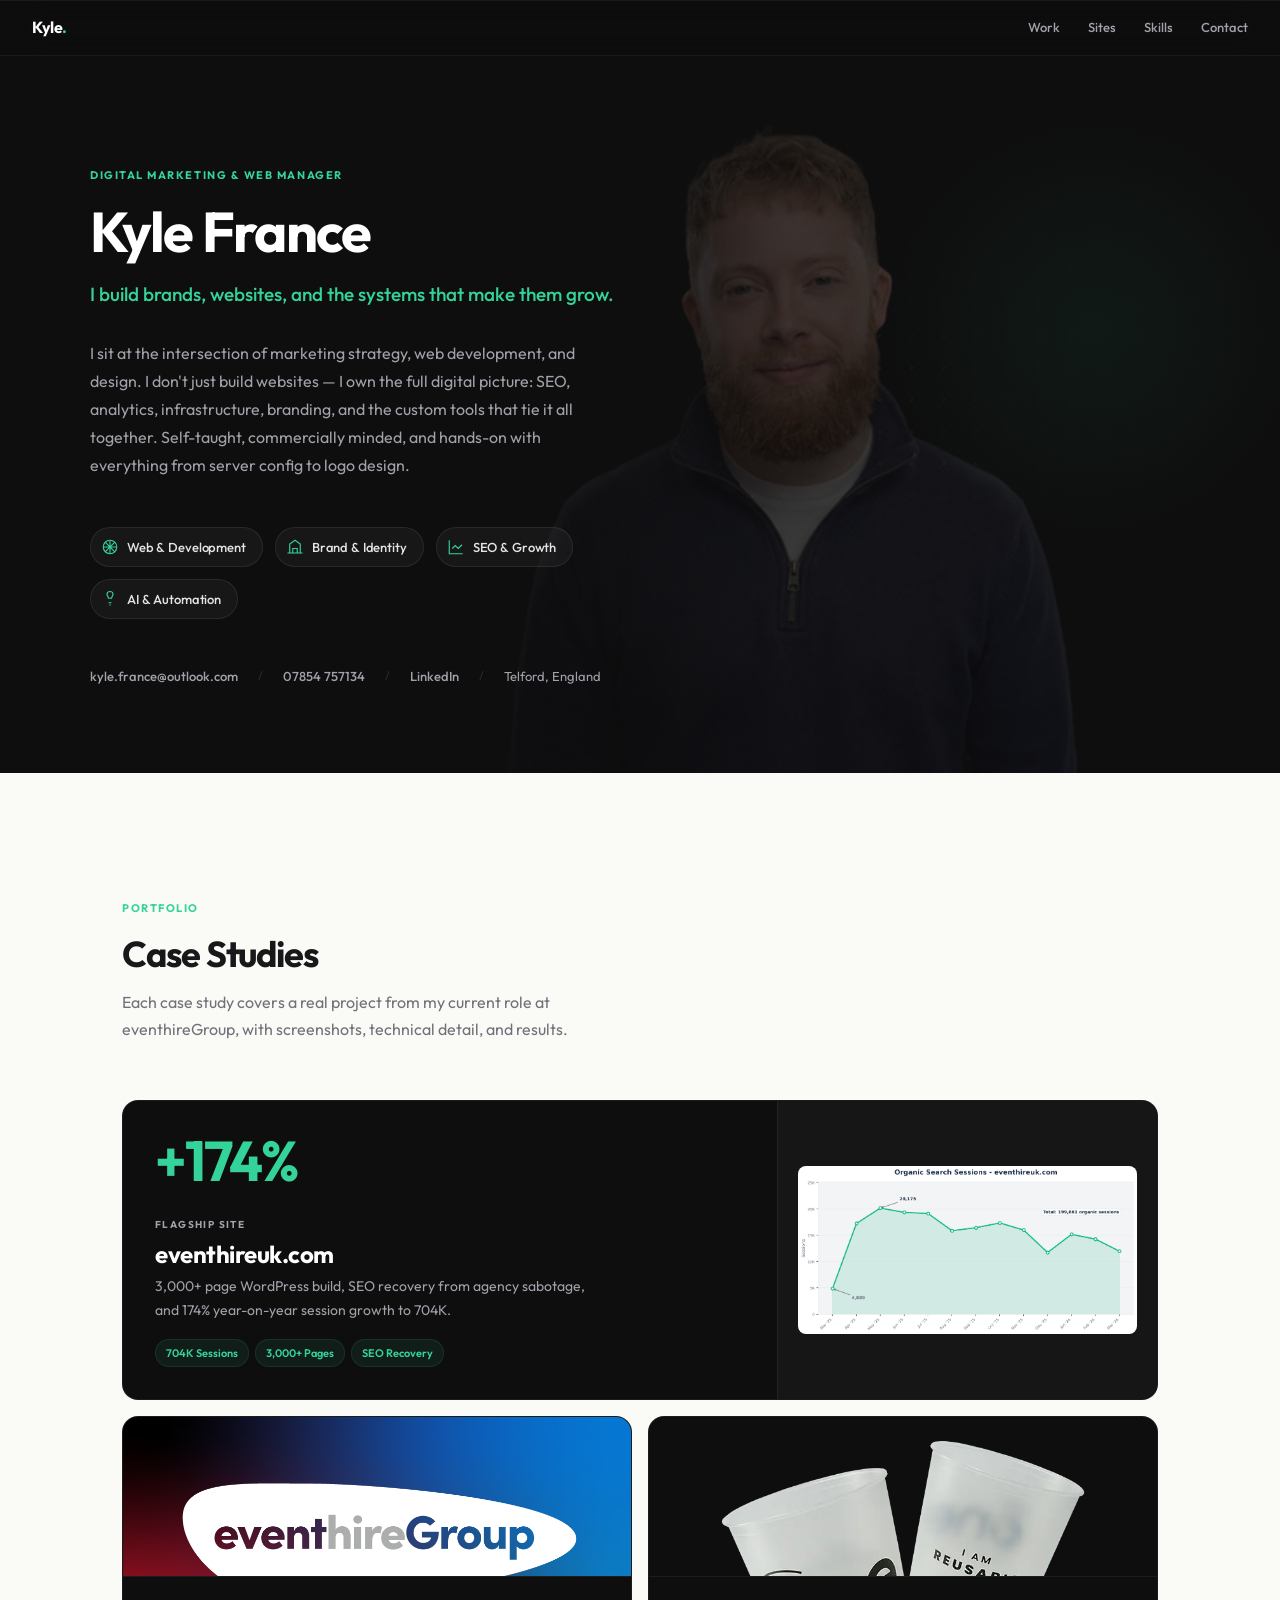
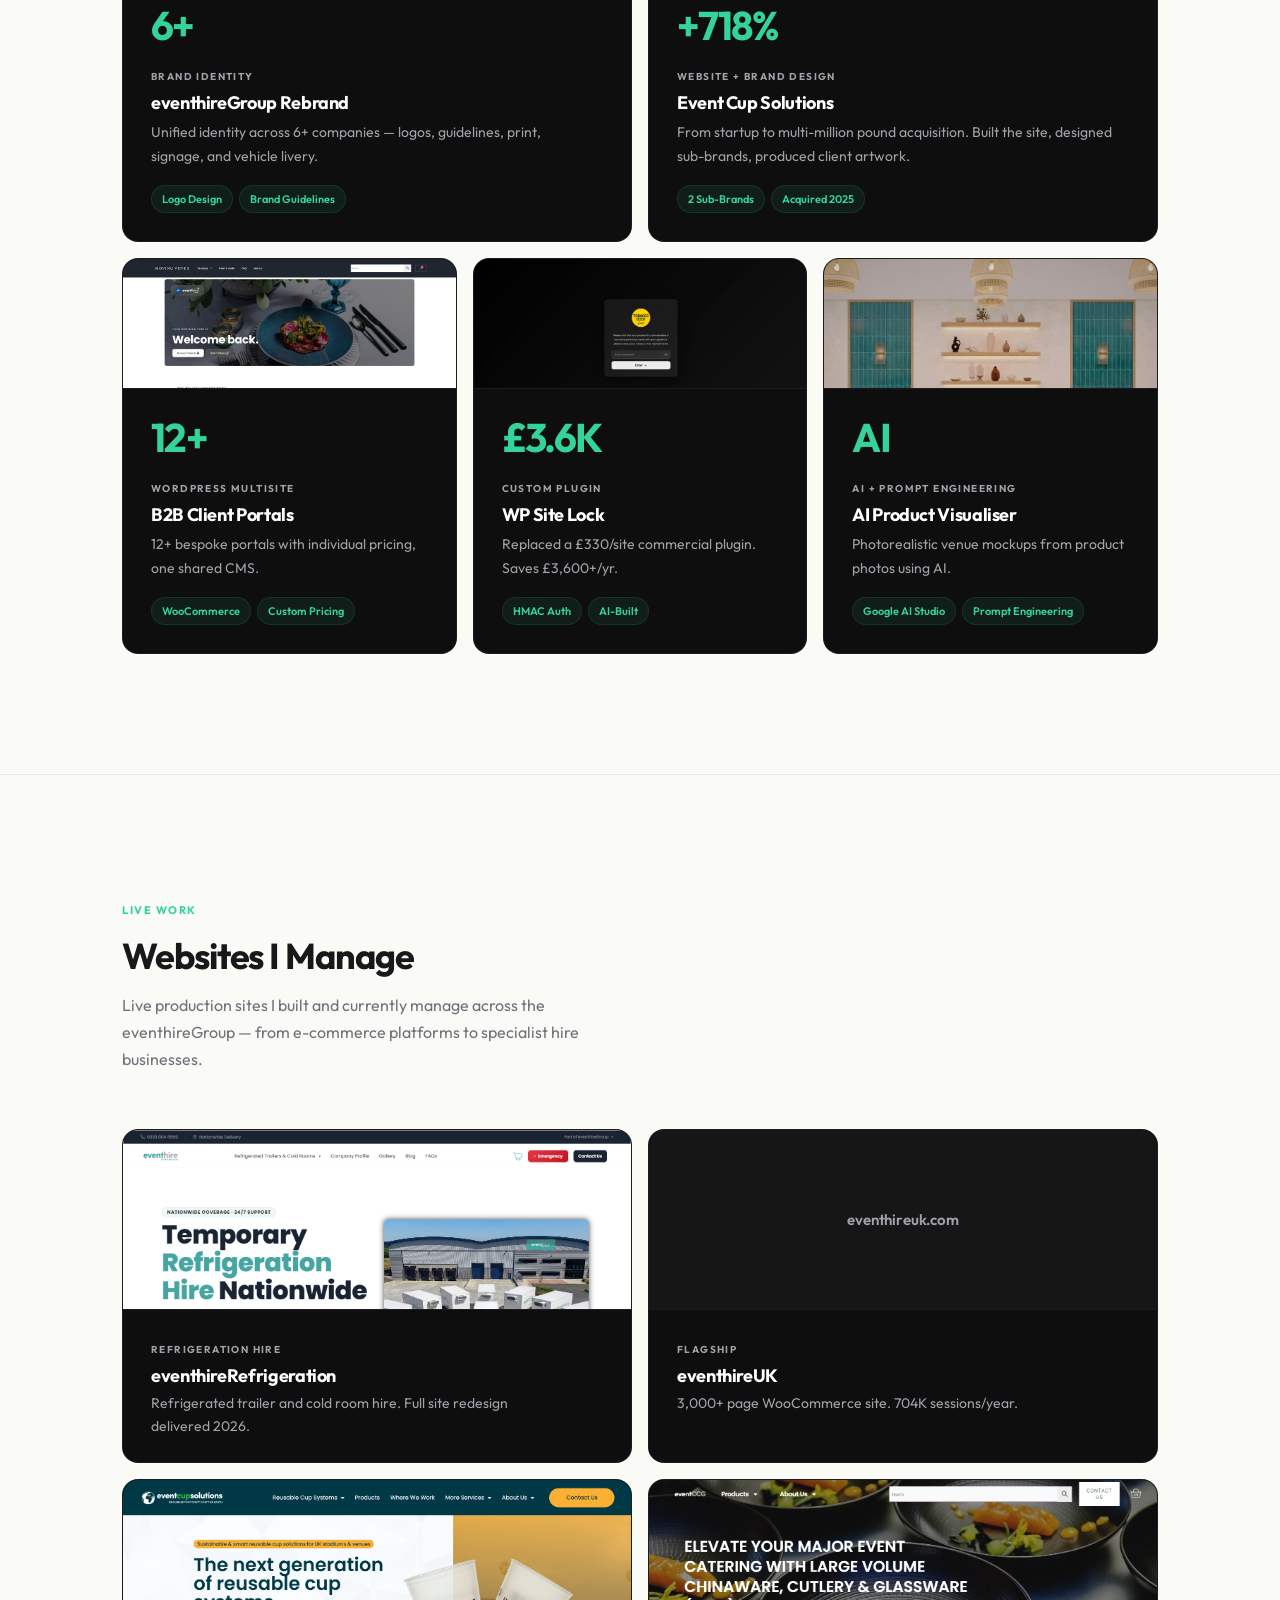
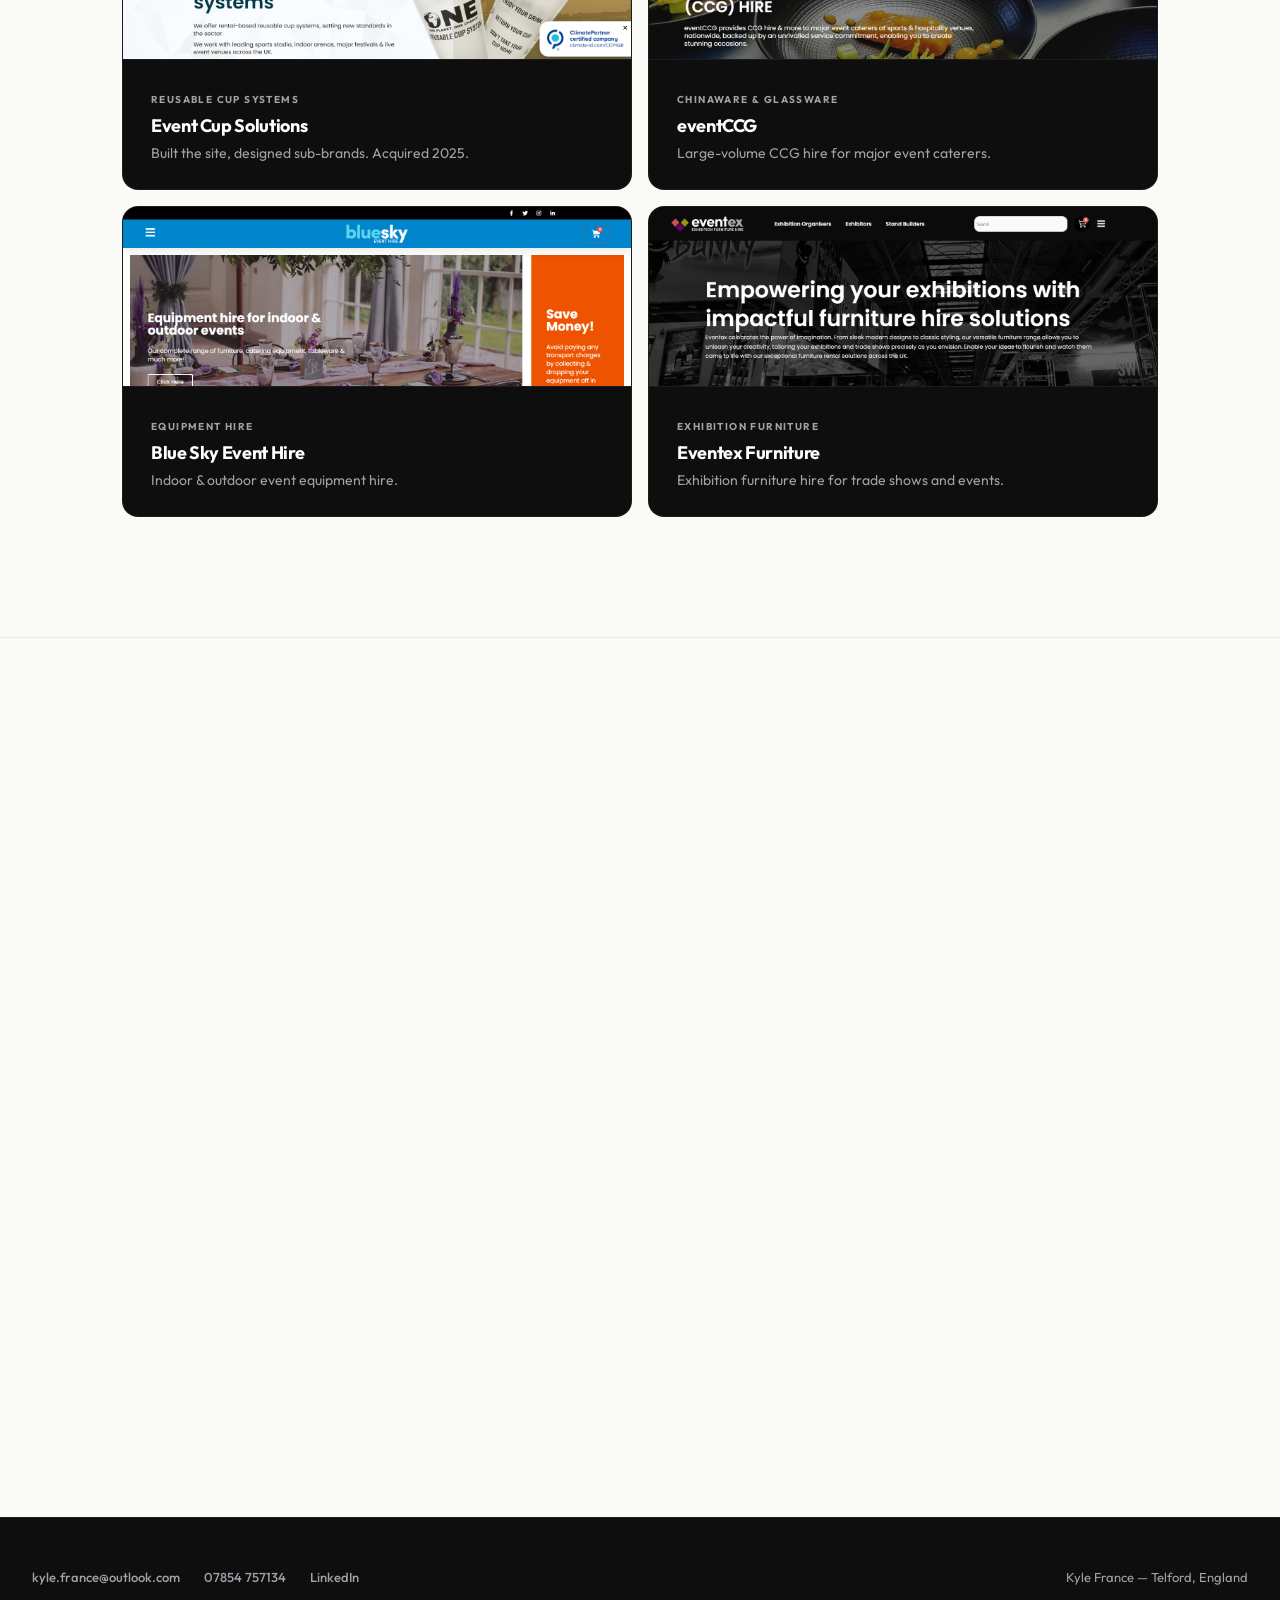
<file: index.html>
<!DOCTYPE html>
<html lang="en">
<head>
    <meta charset="UTF-8">
    <meta name="robots" content="noindex, nofollow">
    <meta name="viewport" content="width=device-width, initial-scale=1.0">
    <title>Kyle France — Digital Marketing & Web Manager</title>
    <link rel="preconnect" href="https://fonts.googleapis.com">
    <link rel="preconnect" href="https://fonts.gstatic.com" crossorigin>
    <link href="https://fonts.googleapis.com/css2?family=Outfit:wght@400;500;600;700&display=swap" rel="stylesheet">
    <link rel="stylesheet" href="style.css">
</head>
<body>

<!-- NAV -->
<nav class="nav">
    <a href="index.html" class="nav-logo">Kyle<span>.</span></a>
    <div class="nav-links">
        <a href="#work">Work</a>
        <a href="#websites">Sites</a>
        <a href="#skills">Skills</a>
        <a href="#contact">Contact</a>
    </div>
</nav>

<!-- HERO -->
<div class="hero">
    <div class="hero-inner">
        <div class="hero-text">
            <span class="label reveal" data-delay="1">Digital Marketing & Web Manager</span>
            <h1 class="reveal" data-delay="2">Kyle France</h1>
            <p class="subtitle reveal" data-delay="3">I build brands, websites, and the systems that make them grow.</p>
            <p class="intro reveal" data-delay="4">I sit at the intersection of marketing strategy, web development, and design. I don't just build websites — I own the full digital picture: SEO, analytics, infrastructure, branding, and the custom tools that tie it all together. Self-taught, commercially minded, and hands-on with everything from server config to logo design.</p>
            <div class="hero-pillars reveal" data-delay="5">
                <div class="hero-pillar">
                    <span class="hero-pillar-icon">
                        <svg viewBox="0 0 24 24" fill="none" stroke="currentColor" stroke-width="1.5"><path d="M12 21a9 9 0 1 0 0-18 9 9 0 0 0 0 18Z"/><path d="M12 3v18M3 12h18M5.6 5.6l12.8 12.8M18.4 5.6 5.6 18.4"/></svg>
                    </span>
                    <span>Web & Development</span>
                </div>
                <div class="hero-pillar">
                    <span class="hero-pillar-icon">
                        <svg viewBox="0 0 24 24" fill="none" stroke="currentColor" stroke-width="1.5"><path d="M2 20h20M5 20V8l7-5 7 5v12"/><path d="M9 20v-6h6v6"/></svg>
                    </span>
                    <span>Brand & Identity</span>
                </div>
                <div class="hero-pillar">
                    <span class="hero-pillar-icon">
                        <svg viewBox="0 0 24 24" fill="none" stroke="currentColor" stroke-width="1.5"><path d="M3 3v18h18"/><path d="m7 14 4-4 4 4 5-5"/></svg>
                    </span>
                    <span>SEO & Growth</span>
                </div>
                <div class="hero-pillar">
                    <span class="hero-pillar-icon">
                        <svg viewBox="0 0 24 24" fill="none" stroke="currentColor" stroke-width="1.5"><path d="M12 2a4 4 0 0 0-4 4c0 2 2 3 2 5h4c0-2 2-3 2-5a4 4 0 0 0-4-4ZM10 17h4M11 20h2"/></svg>
                    </span>
                    <span>AI & Automation</span>
                </div>
            </div>
            <div class="hero-contact reveal" data-delay="6">
                <a href="mailto:kyle.france@outlook.com">kyle.france@outlook.com</a>
                <span class="sep">/</span>
                <a href="tel:+447854757134">07854 757134</a>
                <span class="sep">/</span>
                <a href="https://www.linkedin.com/in/kylefrance" target="_blank" rel="noopener">LinkedIn</a>
                <span class="sep">/</span>
                <span style="color: var(--text-muted); font-size: 13px;">Telford, England</span>
            </div>
        </div>

    </div>
    <div class="hero-bg-image">
        <img src="images/Adobe Express - file (2).png" alt="Kyle France">
    </div>
</div>

<!-- CASE STUDIES -->
<div class="section" id="work">
    <div class="container">
        <div class="section-header reveal">
            <span class="label">Portfolio</span>
            <h2>Case Studies</h2>
            <p>Each case study covers a real project from my current role at eventhireGroup, with screenshots, technical detail, and results.</p>
        </div>

        <div class="bento">

            <!-- Large featured card — horizontal with image -->
            <a href="case-study-eventhireuk.html" class="bento-card bento-large reveal" data-delay="1">
                <div class="bento-card-content">
                    <div class="bento-stat">+174%</div>
                    <div class="bento-content">
                        <span class="bento-label">Flagship Site</span>
                        <h3>eventhireuk.com</h3>
                        <p>3,000+ page WordPress build, SEO recovery from agency sabotage, and 174% year-on-year session growth to 704K.</p>
                    </div>
                    <div class="bento-tags">
                        <span class="tag">704K Sessions</span>
                        <span class="tag">3,000+ Pages</span>
                        <span class="tag">SEO Recovery</span>
                    </div>
                </div>
                <div class="bento-thumb">
                    <img src="images/eventhire-organic-growth.png" alt="eventhireUK organic growth chart">
                </div>
                <div class="bento-arrow"><svg viewBox="0 0 16 16" fill="none" stroke="currentColor" stroke-width="1.5"><path d="M3 13L13 3M13 3H5M13 3v8"/></svg></div>
            </a>

            <!-- Medium card -->
            <a href="case-study-group-rebrand.html" class="bento-card bento-medium reveal" data-delay="2">
                <div class="bento-thumb-top">
                    <img src="images/rebrand/ORIGINALS-01.png" alt="eventhireGroup logos">
                </div>
                <div class="bento-card-content">
                    <div class="bento-stat">6+</div>
                    <div class="bento-content">
                        <span class="bento-label">Brand Identity</span>
                        <h3>eventhireGroup Rebrand</h3>
                        <p>Unified identity across 6+ companies — logos, guidelines, print, signage, and vehicle livery.</p>
                    </div>
                    <div class="bento-tags">
                        <span class="tag">Logo Design</span>
                        <span class="tag">Brand Guidelines</span>
                    </div>
                </div>
                <div class="bento-arrow"><svg viewBox="0 0 16 16" fill="none" stroke="currentColor" stroke-width="1.5"><path d="M3 13L13 3M13 3H5M13 3v8"/></svg></div>
            </a>

            <!-- Medium card -->
            <a href="case-study-event-cup-solutions.html" class="bento-card bento-medium reveal" data-delay="3">
                <div class="bento-thumb-top">
                    <img src="images/rebrand/SMART-CUP-8x6 pint.webp" alt="Event Cup Solutions Smart Cup">
                </div>
                <div class="bento-card-content">
                    <div class="bento-stat">+718%</div>
                    <div class="bento-content">
                        <span class="bento-label">Website + Brand Design</span>
                        <h3>Event Cup Solutions</h3>
                        <p>From startup to multi-million pound acquisition. Built the site, designed sub-brands, produced client artwork.</p>
                    </div>
                    <div class="bento-tags">
                        <span class="tag">2 Sub-Brands</span>
                        <span class="tag">Acquired 2025</span>
                    </div>
                </div>
                <div class="bento-arrow"><svg viewBox="0 0 16 16" fill="none" stroke="currentColor" stroke-width="1.5"><path d="M3 13L13 3M13 3H5M13 3v8"/></svg></div>
            </a>

            <!-- Small card -->
            <a href="case-study-client-portals.html" class="bento-card reveal" data-delay="2">
                <div class="bento-thumb-top bento-thumb-sm">
                    <img src="images/rebrand/movingvenue.clientrentalhub.com_.webp" alt="Moving Venue client portal">
                </div>
                <div class="bento-card-content">
                    <div class="bento-stat">12+</div>
                    <div class="bento-content">
                        <span class="bento-label">WordPress Multisite</span>
                        <h3>B2B Client Portals</h3>
                        <p>12+ bespoke portals with individual pricing, one shared CMS.</p>
                    </div>
                    <div class="bento-tags">
                        <span class="tag">WooCommerce</span>
                        <span class="tag">Custom Pricing</span>
                    </div>
                </div>
                <div class="bento-arrow"><svg viewBox="0 0 16 16" fill="none" stroke="currentColor" stroke-width="1.5"><path d="M3 13L13 3M13 3H5M13 3v8"/></svg></div>
            </a>

            <!-- Small card -->
            <a href="case-study-login-plugin.html" class="bento-card reveal" data-delay="3">
                <div class="bento-thumb-top bento-thumb-sm">
                    <img src="images/site lock/Tobacco Dock Login.webp" alt="WP Site Lock branded login">
                </div>
                <div class="bento-card-content">
                    <div class="bento-stat">&pound;3.6K</div>
                    <div class="bento-content">
                        <span class="bento-label">Custom Plugin</span>
                        <h3>WP Site Lock</h3>
                        <p>Replaced a &pound;330/site commercial plugin. Saves &pound;3,600+/yr.</p>
                    </div>
                    <div class="bento-tags">
                        <span class="tag">HMAC Auth</span>
                        <span class="tag">AI-Built</span>
                    </div>
                </div>
                <div class="bento-arrow"><svg viewBox="0 0 16 16" fill="none" stroke="currentColor" stroke-width="1.5"><path d="M3 13L13 3M13 3H5M13 3v8"/></svg></div>
            </a>

            <!-- Small card -->
            <a href="case-study-ai-visualiser.html" class="bento-card reveal" data-delay="4">
                <div class="bento-thumb-top bento-thumb-sm">
                    <img src="images/rebrand/AI generated images/1.webp" alt="AI-generated venue mockup">
                </div>
                <div class="bento-card-content">
                    <div class="bento-stat">AI</div>
                    <div class="bento-content">
                        <span class="bento-label">AI + Prompt Engineering</span>
                        <h3>AI Product Visualiser</h3>
                        <p>Photorealistic venue mockups from product photos using AI.</p>
                    </div>
                    <div class="bento-tags">
                        <span class="tag">Google AI Studio</span>
                        <span class="tag">Prompt Engineering</span>
                    </div>
                </div>
                <div class="bento-arrow"><svg viewBox="0 0 16 16" fill="none" stroke="currentColor" stroke-width="1.5"><path d="M3 13L13 3M13 3H5M13 3v8"/></svg></div>
            </a>

        </div>
    </div>
</div>

<hr class="section-divider">

<!-- WEBSITES I MANAGE -->
<div class="section" id="websites">
    <div class="container">
        <div class="section-header reveal">
            <span class="label">Live Work</span>
            <h2>Websites I Manage</h2>
            <p>Live production sites I built and currently manage across the eventhireGroup — from e-commerce platforms to specialist hire businesses.</p>
        </div>

        <div class="sites-grid">

            <!-- Standard site cards -->
            <a href="https://staging.eventhirerefrigeration.com" target="_blank" rel="noopener nofollow" class="site-card reveal" data-delay="1">
                <div class="site-card-thumb">
                    <img src="images/websites/refrigeration-new.png" alt="eventhireRefrigeration website">
                </div>
                <div class="site-card-body">
                    <div class="site-card-info">
                        <span class="bento-label">Refrigeration Hire</span>
                        <h3>eventhireRefrigeration</h3>
                        <p>Refrigerated trailer and cold room hire. Full site redesign delivered 2026.</p>
                    </div>
                    <span class="site-arrow"><svg viewBox="0 0 16 16" fill="none" stroke="currentColor" stroke-width="1.5"><path d="M3 13L13 3M13 3H5M13 3v8"/></svg></span>
                </div>
            </a>

            <a href="https://eventhireuk.com" target="_blank" rel="noopener nofollow" class="site-card reveal" data-delay="2">
                <div class="site-card-thumb">
                    <div class="site-card-thumb-placeholder">
                        <span>eventhireuk.com</span>
                    </div>
                </div>
                <div class="site-card-body">
                    <div class="site-card-info">
                        <span class="bento-label">Flagship</span>
                        <h3>eventhireUK</h3>
                        <p>3,000+ page WooCommerce site. 704K sessions/year.</p>
                    </div>
                    <span class="site-arrow"><svg viewBox="0 0 16 16" fill="none" stroke="currentColor" stroke-width="1.5"><path d="M3 13L13 3M13 3H5M13 3v8"/></svg></span>
                </div>
            </a>

            <a href="https://eventcupsolutions.com" target="_blank" rel="noopener nofollow" class="site-card reveal" data-delay="2">
                <div class="site-card-thumb">
                    <img src="images/websites/eventcupsolutions.png" alt="Event Cup Solutions website">
                </div>
                <div class="site-card-body">
                    <div class="site-card-info">
                        <span class="bento-label">Reusable Cup Systems</span>
                        <h3>Event Cup Solutions</h3>
                        <p>Built the site, designed sub-brands. Acquired 2025.</p>
                    </div>
                    <span class="site-arrow"><svg viewBox="0 0 16 16" fill="none" stroke="currentColor" stroke-width="1.5"><path d="M3 13L13 3M13 3H5M13 3v8"/></svg></span>
                </div>
            </a>

            <a href="https://eventccg.com" target="_blank" rel="noopener nofollow" class="site-card reveal" data-delay="3">
                <div class="site-card-thumb">
                    <img src="images/websites/eventccg.png" alt="eventCCG website">
                </div>
                <div class="site-card-body">
                    <div class="site-card-info">
                        <span class="bento-label">Chinaware & Glassware</span>
                        <h3>eventCCG</h3>
                        <p>Large-volume CCG hire for major event caterers.</p>
                    </div>
                    <span class="site-arrow"><svg viewBox="0 0 16 16" fill="none" stroke="currentColor" stroke-width="1.5"><path d="M3 13L13 3M13 3H5M13 3v8"/></svg></span>
                </div>
            </a>

            <a href="https://blueskyeventhire.com" target="_blank" rel="noopener nofollow" class="site-card reveal" data-delay="1">
                <div class="site-card-thumb">
                    <img src="images/websites/blueskyeventhire.png" alt="Blue Sky Event Hire website">
                </div>
                <div class="site-card-body">
                    <div class="site-card-info">
                        <span class="bento-label">Equipment Hire</span>
                        <h3>Blue Sky Event Hire</h3>
                        <p>Indoor & outdoor event equipment hire.</p>
                    </div>
                    <span class="site-arrow"><svg viewBox="0 0 16 16" fill="none" stroke="currentColor" stroke-width="1.5"><path d="M3 13L13 3M13 3H5M13 3v8"/></svg></span>
                </div>
            </a>

            <a href="https://eventexfurniture.co.uk" target="_blank" rel="noopener nofollow" class="site-card reveal" data-delay="2">
                <div class="site-card-thumb">
                    <img src="images/websites/eventexfurniture.png" alt="Eventex Furniture website">
                </div>
                <div class="site-card-body">
                    <div class="site-card-info">
                        <span class="bento-label">Exhibition Furniture</span>
                        <h3>Eventex Furniture</h3>
                        <p>Exhibition furniture hire for trade shows and events.</p>
                    </div>
                    <span class="site-arrow"><svg viewBox="0 0 16 16" fill="none" stroke="currentColor" stroke-width="1.5"><path d="M3 13L13 3M13 3H5M13 3v8"/></svg></span>
                </div>
            </a>

        </div>
    </div>
</div>

<hr class="section-divider">

<!-- SKILLS -->
<div class="section" id="skills">
    <div class="container">
        <div class="section-header reveal">
            <span class="label">Expertise</span>
            <h2>Skills</h2>
        </div>

        <div class="skills-columns reveal">
            <div class="skill-group">
                <h3>Digital Marketing</h3>
                <ul>
                    <li>SEO (on-page, technical, schema)</li>
                    <li>Google Analytics (GA4)</li>
                    <li>Google Search Console</li>
                    <li>Content strategy</li>
                    <li>Brand identity development</li>
                    <li>Campaign management (B2B/B2C)</li>
                </ul>
            </div>
            <div class="skill-group">
                <h3>Web Development</h3>
                <ul>
                    <li>WordPress (advanced builds)</li>
                    <li>WordPress Multisite</li>
                    <li>WooCommerce</li>
                    <li>HTML, CSS, PHP</li>
                    <li>Core Web Vitals / PageSpeed</li>
                    <li>ACF / Custom Fields</li>
                </ul>
            </div>
            <div class="skill-group">
                <h3>Infrastructure</h3>
                <ul>
                    <li>Plesk server management</li>
                    <li>Cloudflare (CDN, security)</li>
                    <li>DNS / SSL configuration</li>
                    <li>Staging/live deployments</li>
                    <li>Database management (SQL)</li>
                    <li>PHP configuration</li>
                </ul>
            </div>
            <div class="skill-group">
                <h3>Design & AI</h3>
                <ul>
                    <li>Adobe Creative Suite</li>
                    <li>Figma</li>
                    <li>Claude Code</li>
                    <li>Google AI Studio (Gemini)</li>
                    <li>Prompt engineering</li>
                    <li>AI-assisted development</li>
                </ul>
            </div>
        </div>
    </div>
</div>

<!-- CV DOWNLOAD -->
<div class="container" id="contact">
    <div class="cta-section reveal">
        <p>Want the full picture?</p>
        <a href="assets/kyle-france-cv.pdf" class="btn btn-primary">Download CV</a>
    </div>
</div>

<!-- FOOTER -->
<footer class="footer">
    <div class="footer-links">
        <a href="mailto:kyle.france@outlook.com">kyle.france@outlook.com</a>
        <a href="tel:+447854757134">07854 757134</a>
        <a href="https://www.linkedin.com/in/kylefrance" target="_blank" rel="noopener">LinkedIn</a>
    </div>
    <span>Kyle France &mdash; Telford, England</span>
</footer>

<script>
// Staggered scroll reveal
const observer = new IntersectionObserver((entries) => {
    entries.forEach(entry => {
        if (entry.isIntersecting) entry.target.classList.add('visible');
    });
}, { threshold: 0.08, rootMargin: '0px 0px -32px 0px' });

document.querySelectorAll('.reveal').forEach(el => observer.observe(el));
</script>

</body>
</html>
</file>
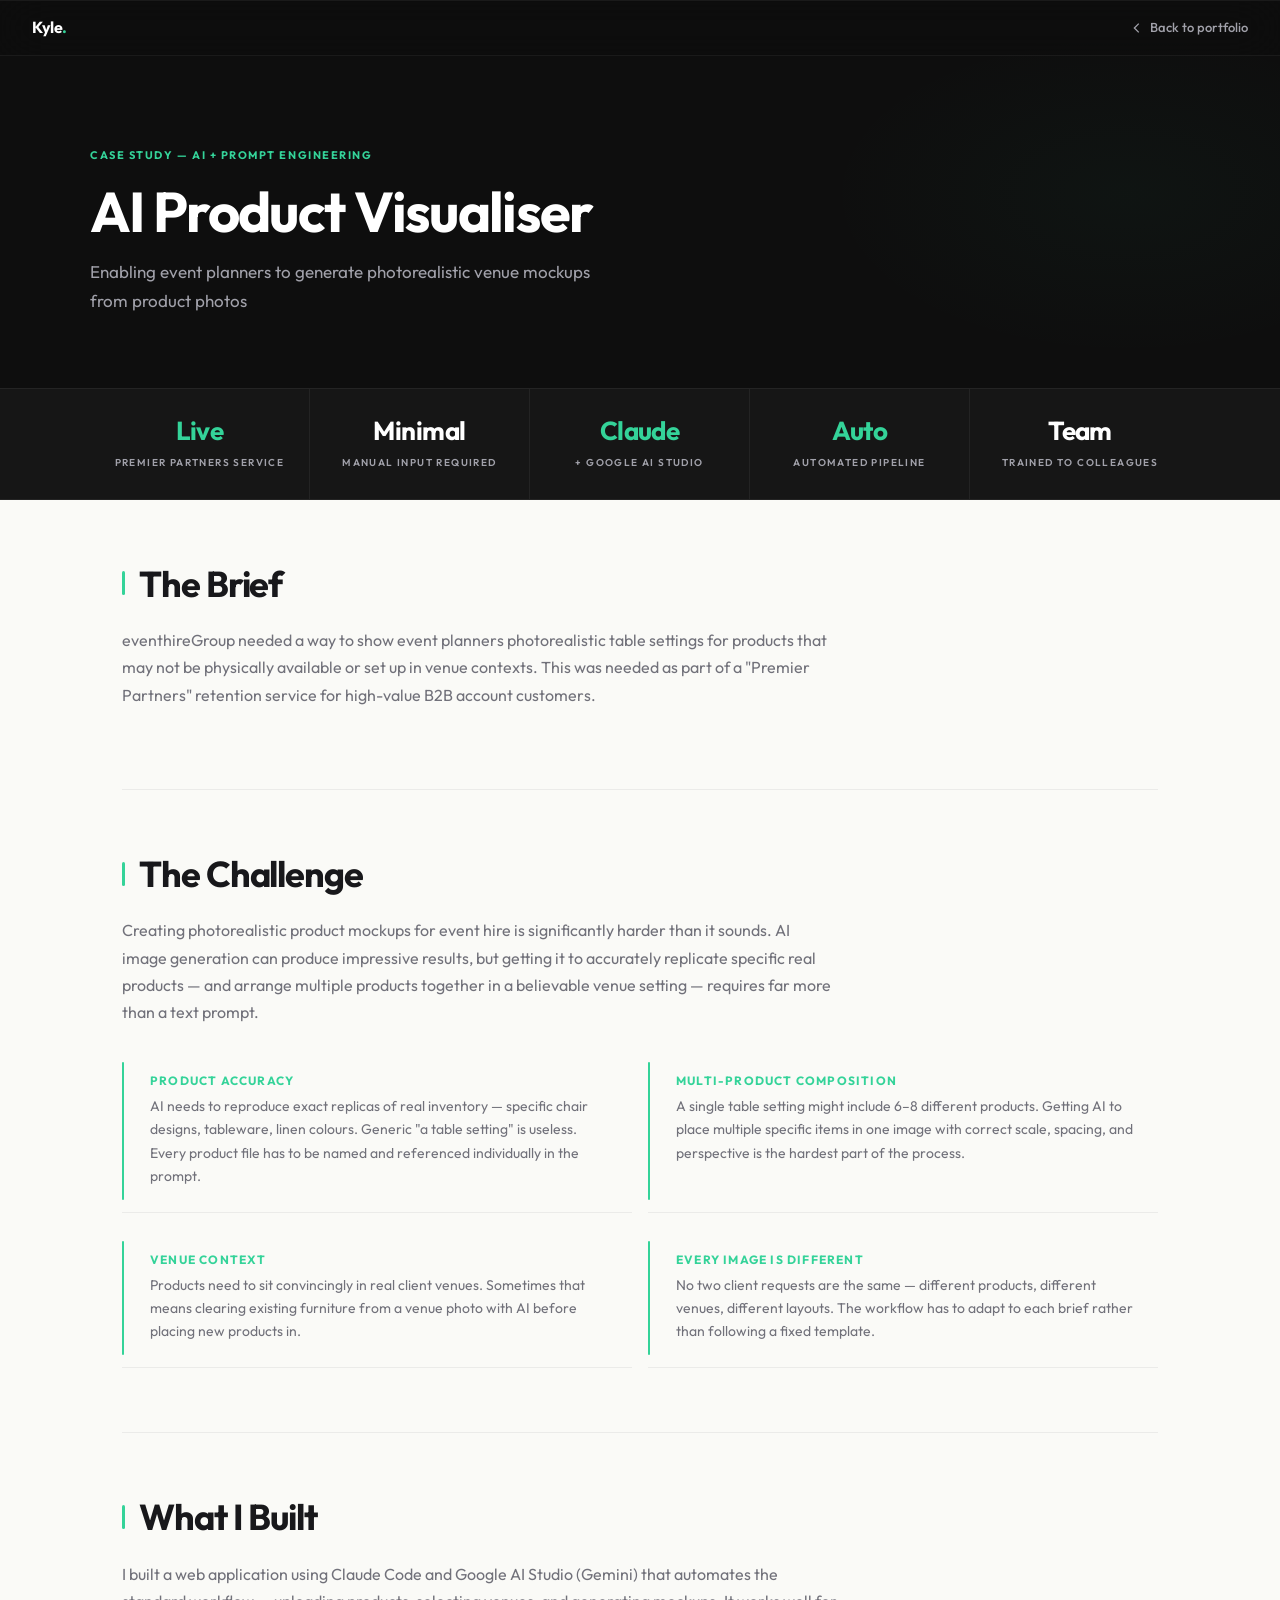
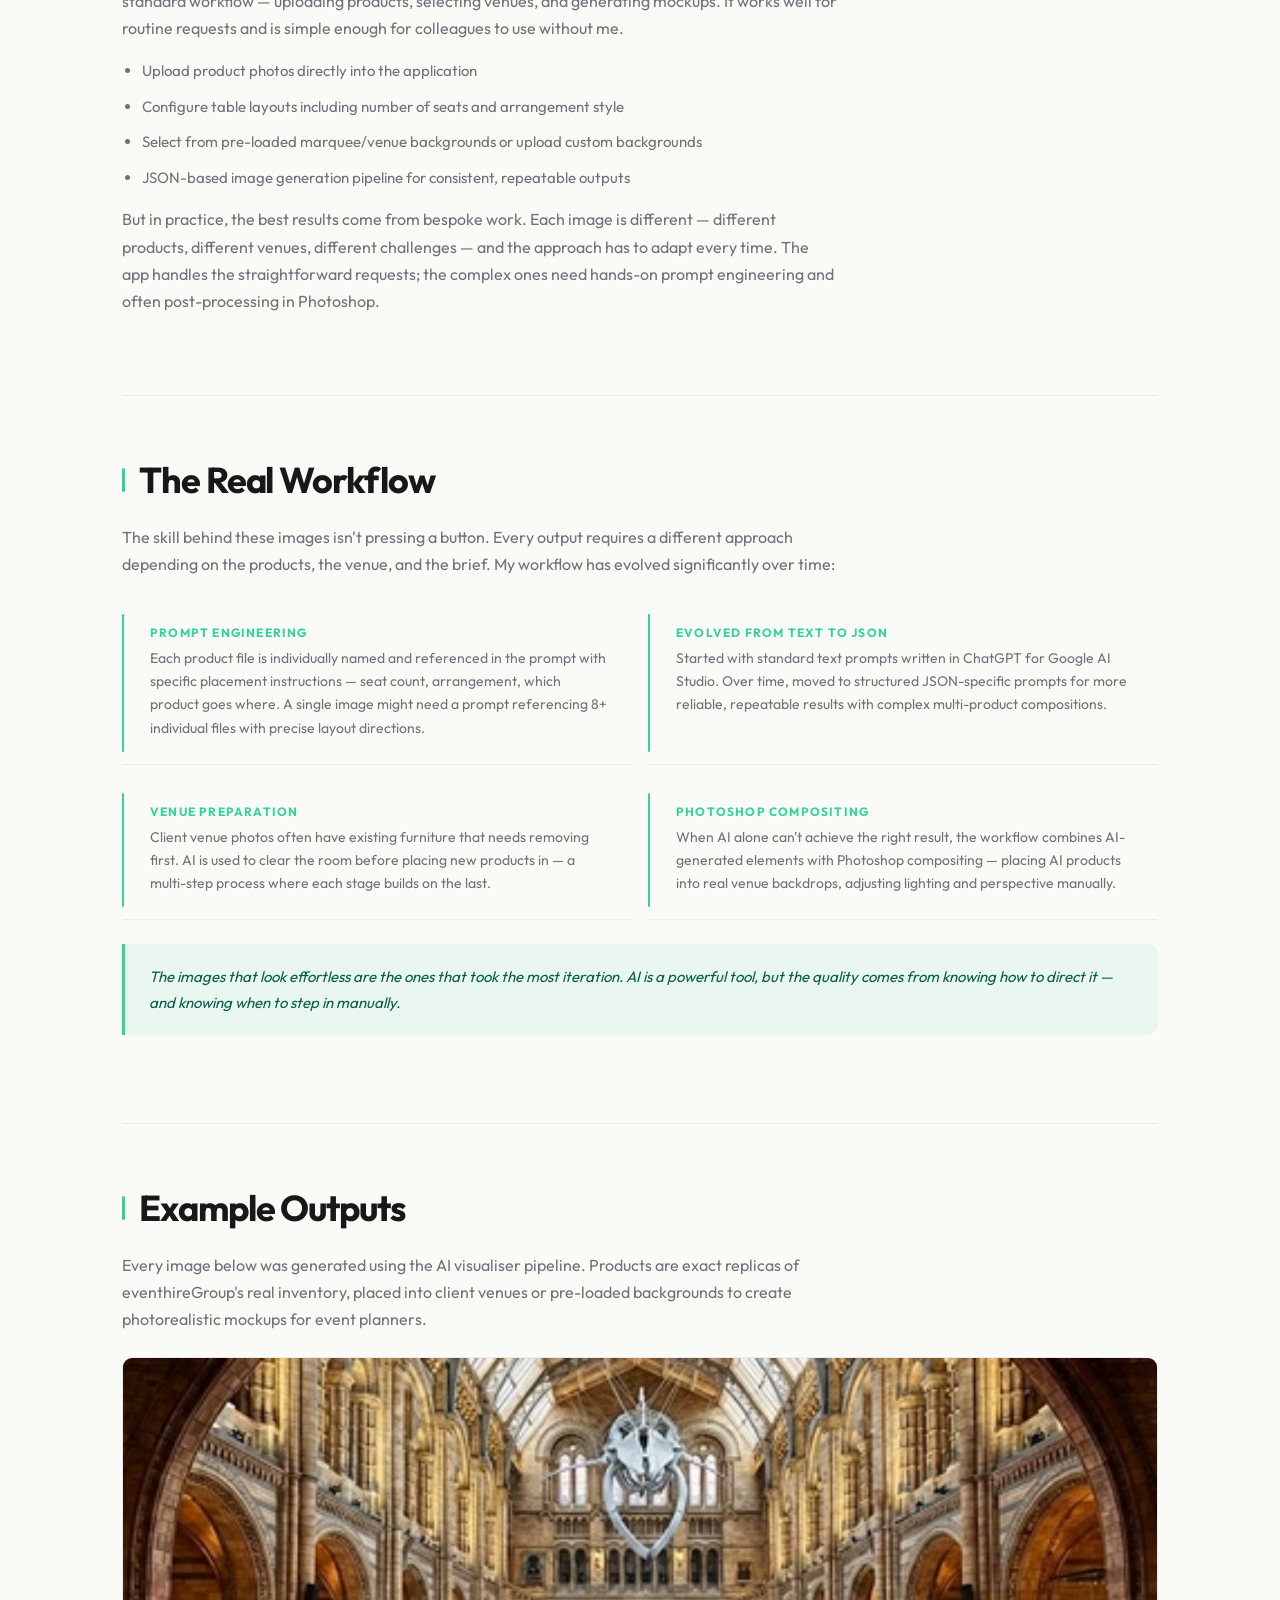
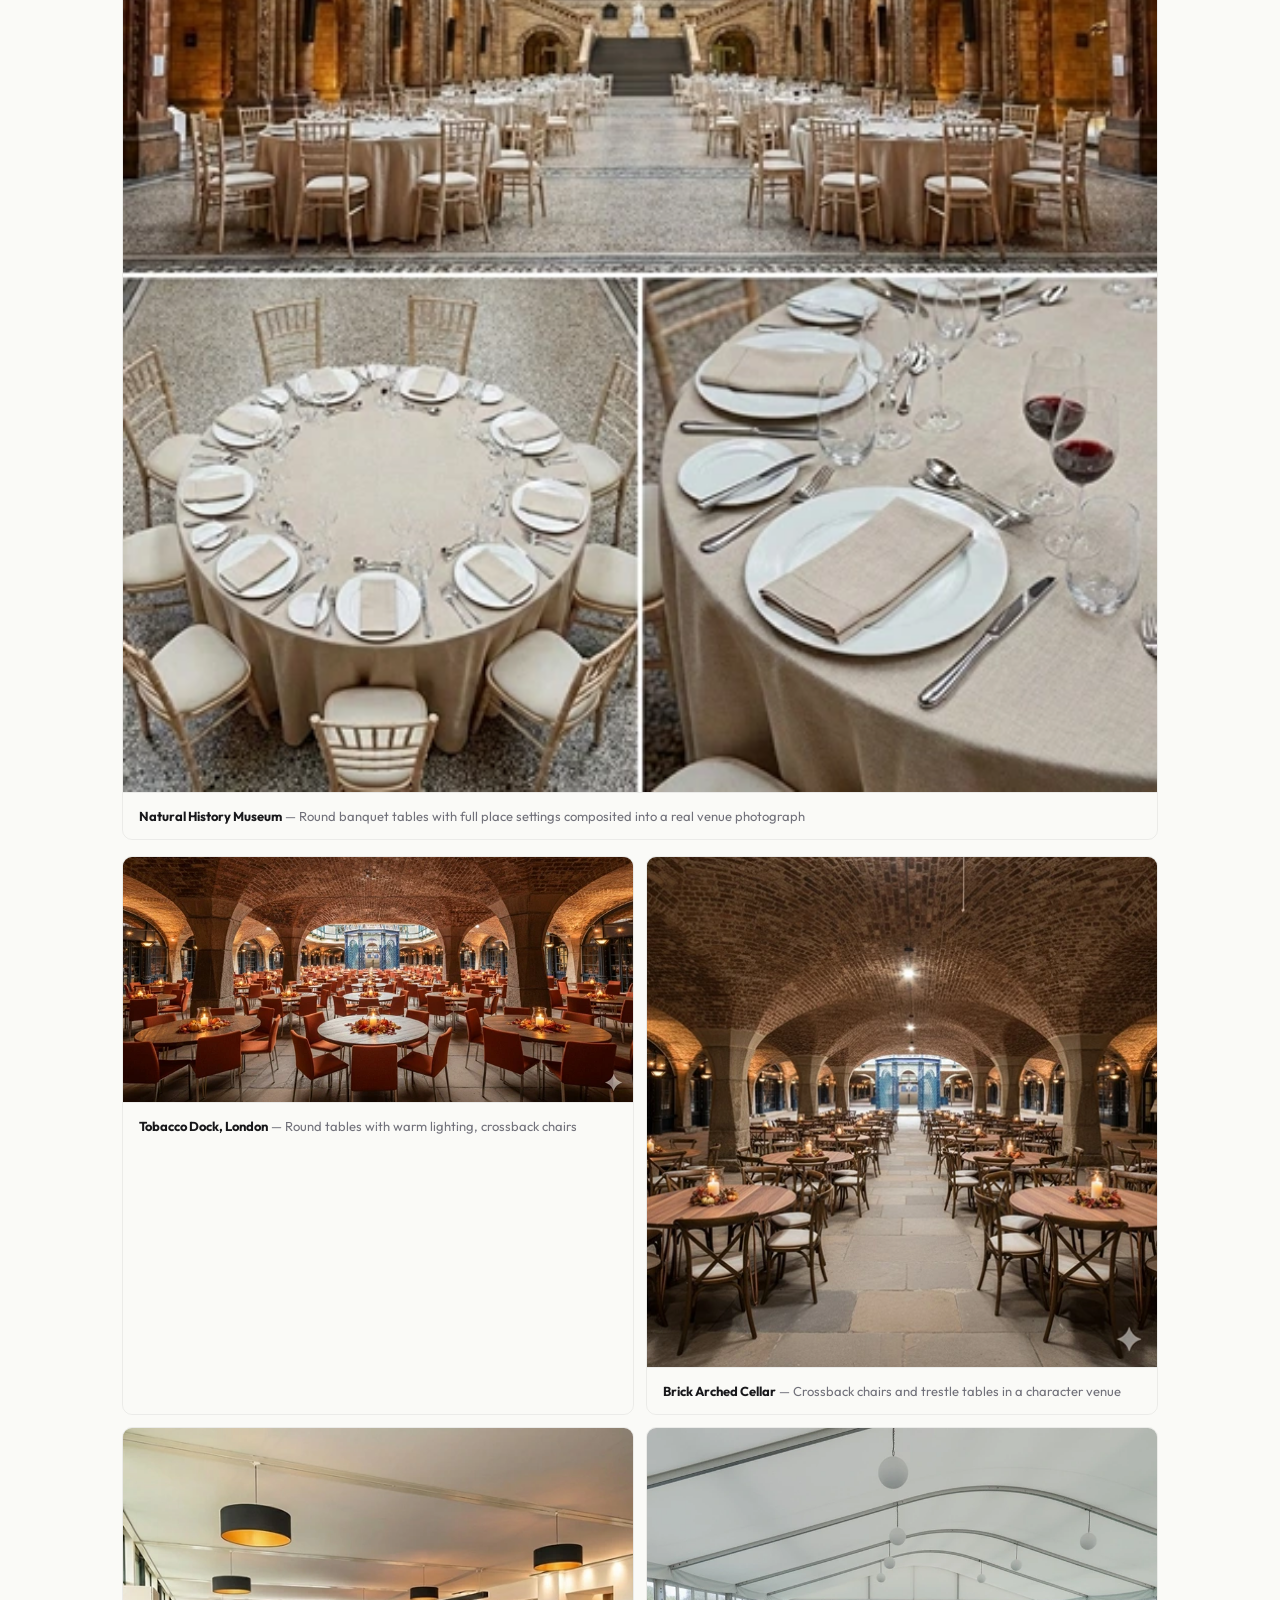
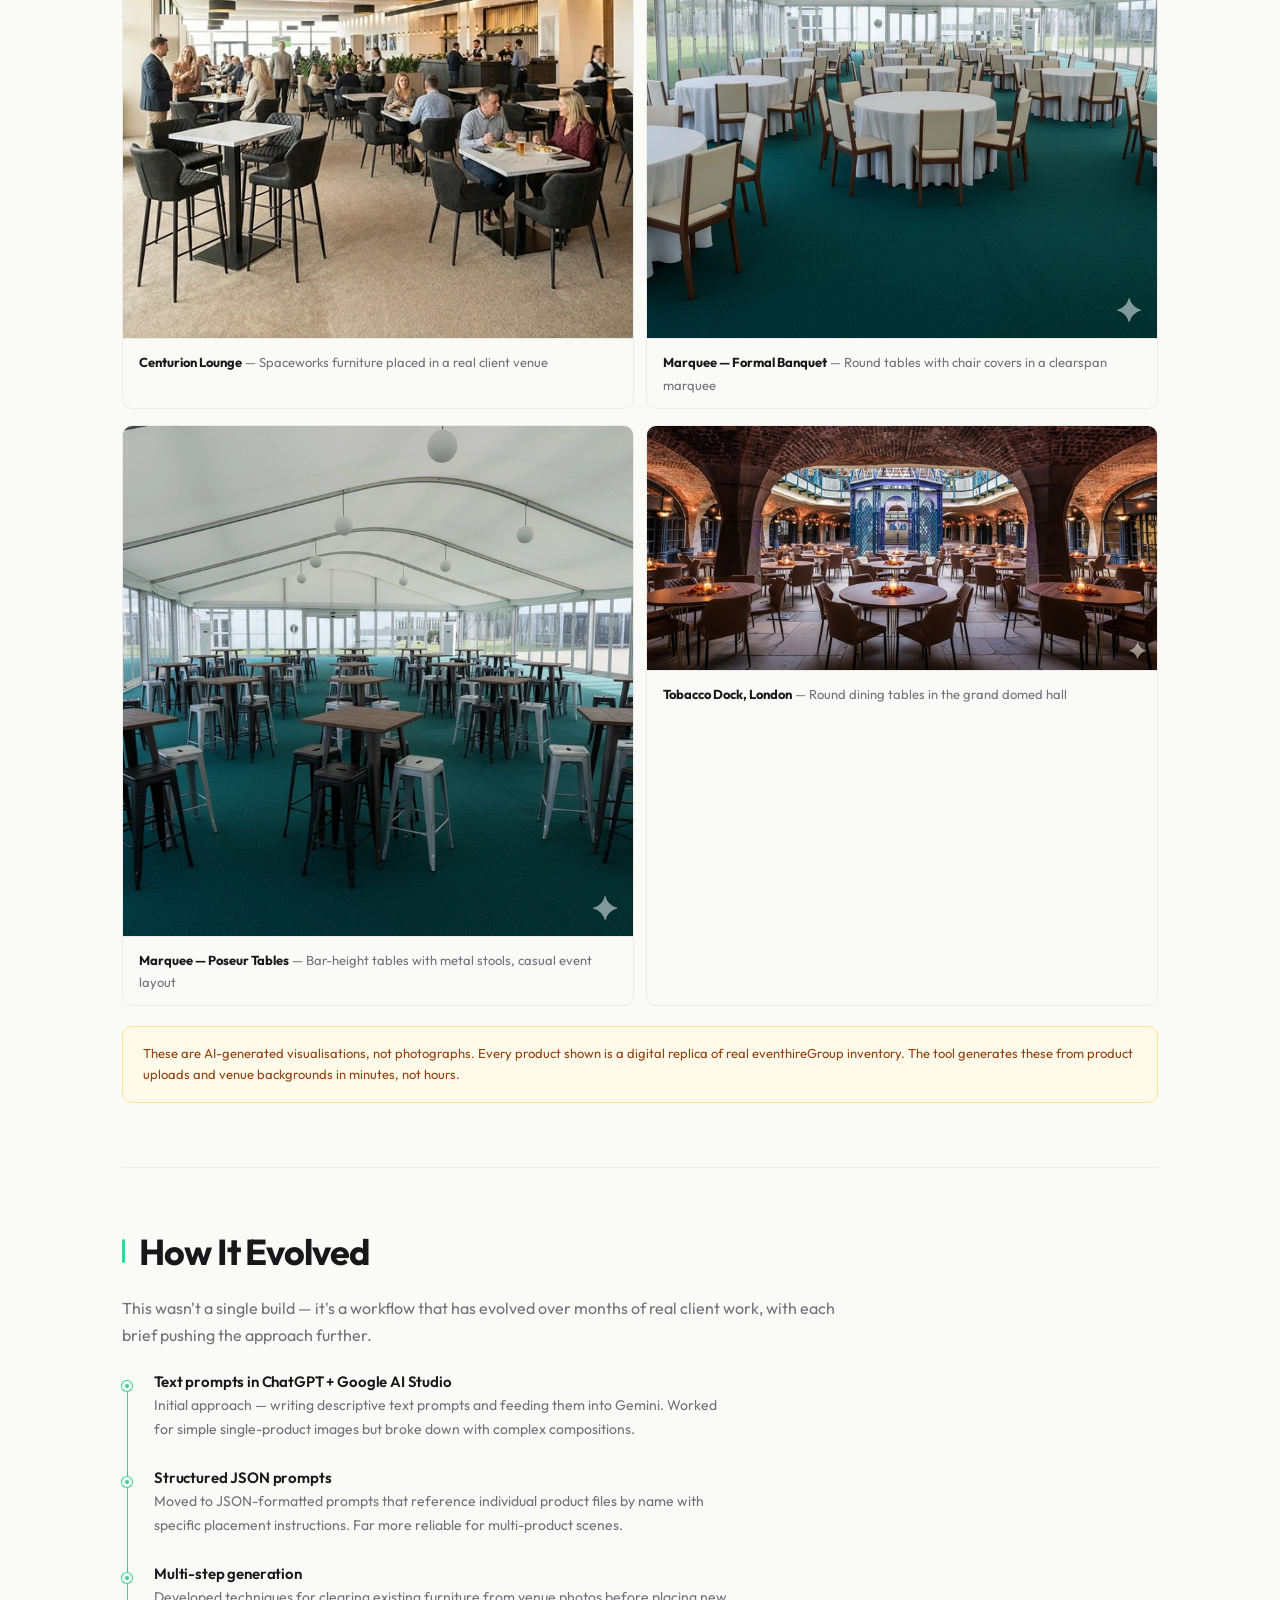
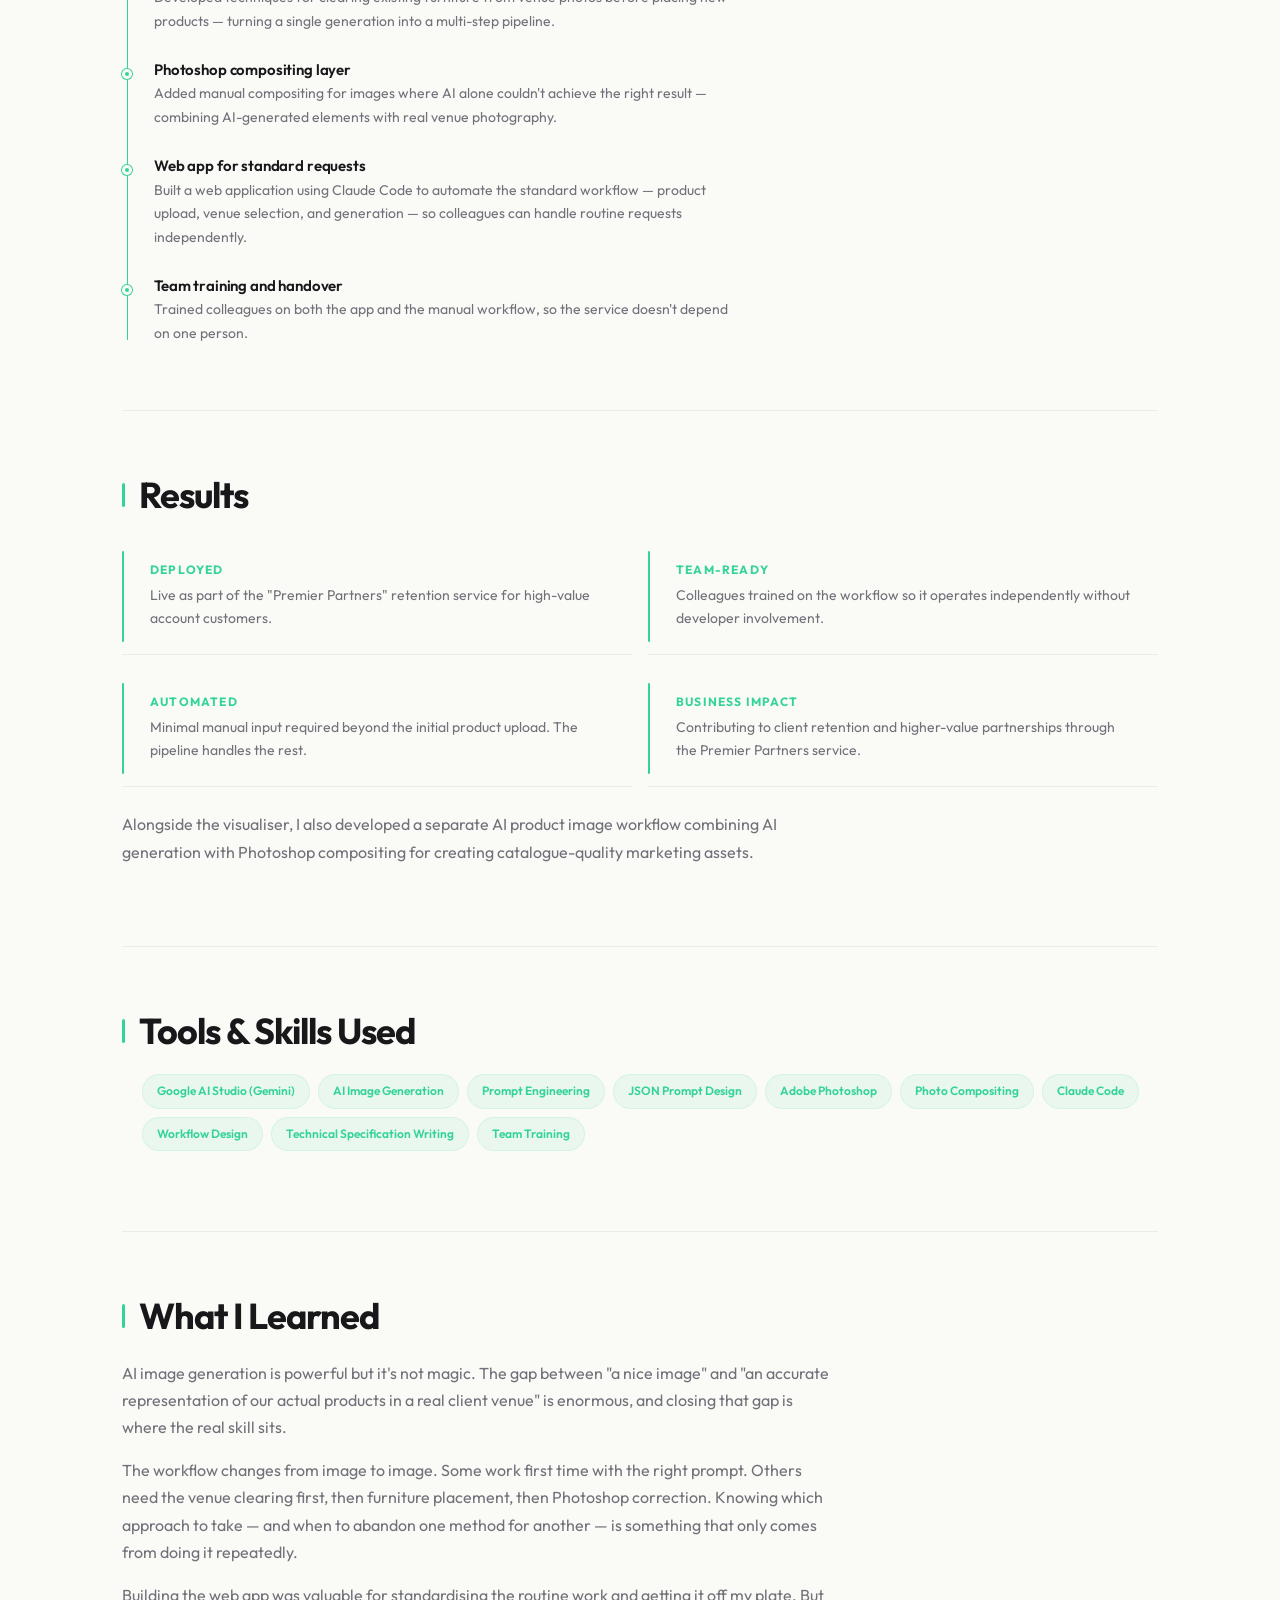
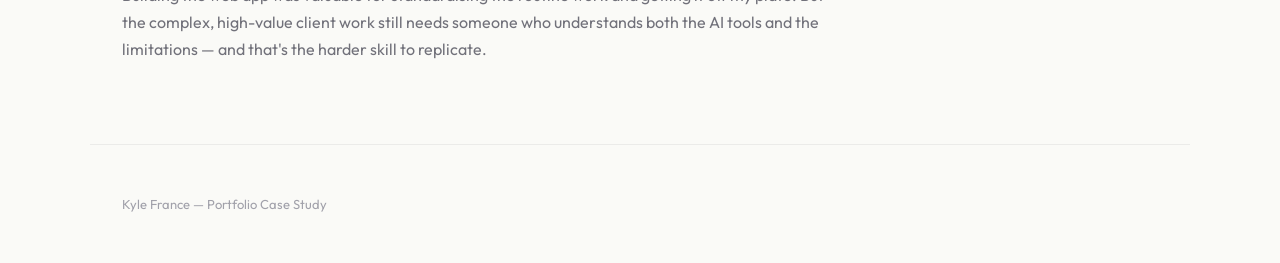
<file: case-study-ai-visualiser.html>
<!DOCTYPE html>
<html lang="en">
<head>
    <meta charset="UTF-8">
    <meta name="robots" content="noindex, nofollow">
    <meta name="viewport" content="width=device-width, initial-scale=1.0">
    <title>Case Study: AI-Powered Product Visualiser — Kyle France</title>
    <link rel="preconnect" href="https://fonts.googleapis.com">
    <link rel="preconnect" href="https://fonts.gstatic.com" crossorigin>
    <link href="https://fonts.googleapis.com/css2?family=Outfit:wght@400;500;600;700&display=swap" rel="stylesheet">
    <link rel="stylesheet" href="style.css">
</head>
<body>

<nav class="nav">
    <a href="index.html" class="nav-logo">Kyle<span>.</span></a>
    <a href="index.html" class="nav-back">
        <svg viewBox="0 0 16 16" fill="none" stroke="currentColor" stroke-width="1.5"><path d="M10 3L5 8l5 5"/></svg>
        Back to portfolio
    </a>
</nav>

<div class="hero-case"><div class="hero-case-inner">
    <span class="label">Case Study — AI + Prompt Engineering</span>
    <h1>AI Product Visualiser</h1>
    <p>Enabling event planners to generate photorealistic venue mockups from product photos</p>
</div>
</div>

<div class="metrics">
    <div class="metric">
        <div class="metric-value highlight">Live</div>
        <div class="metric-label">Premier Partners Service</div>
    </div>
    <div class="metric">
        <div class="metric-value">Minimal</div>
        <div class="metric-label">Manual Input Required</div>
    </div>
    <div class="metric">
        <div class="metric-value accent">Claude</div>
        <div class="metric-label">+ Google AI Studio</div>
    </div>
    <div class="metric">
        <div class="metric-value highlight">Auto</div>
        <div class="metric-label">Automated Pipeline</div>
    </div>
    <div class="metric">
        <div class="metric-value">Team</div>
        <div class="metric-label">Trained to Colleagues</div>
    </div>
</div>

<div class="container">

    <section class="content-section reveal">
        <h2>The Brief</h2>
        <p>eventhireGroup needed a way to show event planners photorealistic table settings for products that may not be physically available or set up in venue contexts. This was needed as part of a "Premier Partners" retention service for high-value B2B account customers.</p>
    </section>

    <section class="content-section reveal">
        <h2>The Challenge</h2>
        <p>Creating photorealistic product mockups for event hire is significantly harder than it sounds. AI image generation can produce impressive results, but getting it to accurately replicate specific real products — and arrange multiple products together in a believable venue setting — requires far more than a text prompt.</p>
        <div class="card-grid">
            <div class="card">
                <h3>Product Accuracy</h3>
                <p>AI needs to reproduce exact replicas of real inventory — specific chair designs, tableware, linen colours. Generic "a table setting" is useless. Every product file has to be named and referenced individually in the prompt.</p>
            </div>
            <div class="card">
                <h3>Multi-Product Composition</h3>
                <p>A single table setting might include 6–8 different products. Getting AI to place multiple specific items in one image with correct scale, spacing, and perspective is the hardest part of the process.</p>
            </div>
            <div class="card">
                <h3>Venue Context</h3>
                <p>Products need to sit convincingly in real client venues. Sometimes that means clearing existing furniture from a venue photo with AI before placing new products in.</p>
            </div>
            <div class="card">
                <h3>Every Image Is Different</h3>
                <p>No two client requests are the same — different products, different venues, different layouts. The workflow has to adapt to each brief rather than following a fixed template.</p>
            </div>
        </div>
    </section>

    <section class="content-section reveal">
        <h2>What I Built</h2>
        <p>I built a web application using Claude Code and Google AI Studio (Gemini) that automates the standard workflow — uploading products, selecting venues, and generating mockups. It works well for routine requests and is simple enough for colleagues to use without me.</p>
        <ul>
            <li>Upload product photos directly into the application</li>
            <li>Configure table layouts including number of seats and arrangement style</li>
            <li>Select from pre-loaded marquee/venue backgrounds or upload custom backgrounds</li>
            <li>JSON-based image generation pipeline for consistent, repeatable outputs</li>
        </ul>
        <p>But in practice, the best results come from bespoke work. Each image is different — different products, different venues, different challenges — and the approach has to adapt every time. The app handles the straightforward requests; the complex ones need hands-on prompt engineering and often post-processing in Photoshop.</p>
    </section>

    <section class="content-section reveal">
        <h2>The Real Workflow</h2>
        <p>The skill behind these images isn't pressing a button. Every output requires a different approach depending on the products, the venue, and the brief. My workflow has evolved significantly over time:</p>
        <div class="card-grid">
            <div class="card">
                <h3>Prompt Engineering</h3>
                <p>Each product file is individually named and referenced in the prompt with specific placement instructions — seat count, arrangement, which product goes where. A single image might need a prompt referencing 8+ individual files with precise layout directions.</p>
            </div>
            <div class="card">
                <h3>Evolved from Text to JSON</h3>
                <p>Started with standard text prompts written in ChatGPT for Google AI Studio. Over time, moved to structured JSON-specific prompts for more reliable, repeatable results with complex multi-product compositions.</p>
            </div>
            <div class="card">
                <h3>Venue Preparation</h3>
                <p>Client venue photos often have existing furniture that needs removing first. AI is used to clear the room before placing new products in — a multi-step process where each stage builds on the last.</p>
            </div>
            <div class="card">
                <h3>Photoshop Compositing</h3>
                <p>When AI alone can't achieve the right result, the workflow combines AI-generated elements with Photoshop compositing — placing AI products into real venue backdrops, adjusting lighting and perspective manually.</p>
            </div>
        </div>
        <div class="insight">
            <p>The images that look effortless are the ones that took the most iteration. AI is a powerful tool, but the quality comes from knowing how to direct it — and knowing when to step in manually.</p>
        </div>
    </section>

    <section class="content-section reveal">
        <h2>Example Outputs</h2>
        <p>Every image below was generated using the AI visualiser pipeline. Products are exact replicas of eventhireGroup's real inventory, placed into client venues or pre-loaded backgrounds to create photorealistic mockups for event planners.</p>

        <!-- Hero image -->
        <div class="gallery-grid single">
            <div class="gallery-item">
                <img src="images/rebrand/AI generated images/nat history 1.webp" alt="AI-generated mockup of banquet tables inside the Natural History Museum">
                <div class="caption"><strong>Natural History Museum</strong> — Round banquet tables with full place settings composited into a real venue photograph</div>
            </div>
        </div>

        <!-- 2x2 grid -->
        <div class="gallery-grid" style="margin-top: 16px;">
            <div class="gallery-item">
                <img src="images/rebrand/AI generated images/WhatsApp Image 2025-10-20 at 16.28.48.webp" alt="Luxury vaulted venue with round table settings">
                <div class="caption"><strong>Tobacco Dock, London</strong> — Round tables with warm lighting, crossback chairs</div>
            </div>
            <div class="gallery-item">
                <img src="images/rebrand/AI generated images/WhatsApp Image 2025-10-20 at 16.13.03.webp" alt="Brick arched cellar venue with dining setup">
                <div class="caption"><strong>Brick Arched Cellar</strong> — Crossback chairs and trestle tables in a character venue</div>
            </div>
            <div class="gallery-item">
                <img src="images/rebrand/AI generated images/Centurion with Spaceworks furniture.webp" alt="Centurion lounge with Spaceworks furniture">
                <div class="caption"><strong>Centurion Lounge</strong> — Spaceworks furniture placed in a real client venue</div>
            </div>
            <div class="gallery-item">
                <img src="images/rebrand/AI generated images/WhatsApp Image 2025-10-24 at 11.31.39.webp" alt="Marquee with round banquet tables">
                <div class="caption"><strong>Marquee — Formal Banquet</strong> — Round tables with chair covers in a clearspan marquee</div>
            </div>
        </div>

        <!-- Final row -->
        <div class="gallery-grid" style="margin-top: 16px;">
            <div class="gallery-item">
                <img src="images/rebrand/AI generated images/WhatsApp Image 2025-10-24 at 11.26.55.webp" alt="Marquee with poseur tables and bar stools">
                <div class="caption"><strong>Marquee — Poseur Tables</strong> — Bar-height tables with metal stools, casual event layout</div>
            </div>
            <div class="gallery-item">
                <img src="images/rebrand/AI generated images/WhatsApp Image 2025-10-20 at 16.36.07.webp" alt="Ornate domed venue with round dining tables">
                <div class="caption"><strong>Tobacco Dock, London</strong> — Round dining tables in the grand domed hall</div>
            </div>
        </div>

        <div class="note" style="margin-top: 20px;">
            These are AI-generated visualisations, not photographs. Every product shown is a digital replica of real eventhireGroup inventory. The tool generates these from product uploads and venue backgrounds in minutes, not hours.
        </div>
    </section>

    <section class="content-section reveal">
        <h2>How It Evolved</h2>
        <p>This wasn't a single build — it's a workflow that has evolved over months of real client work, with each brief pushing the approach further.</p>
        <div class="timeline">
            <div class="timeline-item">
                <h3>Text prompts in ChatGPT + Google AI Studio</h3>
                <p>Initial approach — writing descriptive text prompts and feeding them into Gemini. Worked for simple single-product images but broke down with complex compositions.</p>
            </div>
            <div class="timeline-item">
                <h3>Structured JSON prompts</h3>
                <p>Moved to JSON-formatted prompts that reference individual product files by name with specific placement instructions. Far more reliable for multi-product scenes.</p>
            </div>
            <div class="timeline-item">
                <h3>Multi-step generation</h3>
                <p>Developed techniques for clearing existing furniture from venue photos before placing new products — turning a single generation into a multi-step pipeline.</p>
            </div>
            <div class="timeline-item">
                <h3>Photoshop compositing layer</h3>
                <p>Added manual compositing for images where AI alone couldn't achieve the right result — combining AI-generated elements with real venue photography.</p>
            </div>
            <div class="timeline-item">
                <h3>Web app for standard requests</h3>
                <p>Built a web application using Claude Code to automate the standard workflow — product upload, venue selection, and generation — so colleagues can handle routine requests independently.</p>
            </div>
            <div class="timeline-item">
                <h3>Team training and handover</h3>
                <p>Trained colleagues on both the app and the manual workflow, so the service doesn't depend on one person.</p>
            </div>
        </div>
    </section>

    <section class="content-section reveal">
        <h2>Results</h2>
        <div class="card-grid">
            <div class="card">
                <h3>Deployed</h3>
                <p>Live as part of the "Premier Partners" retention service for high-value account customers.</p>
            </div>
            <div class="card">
                <h3>Team-Ready</h3>
                <p>Colleagues trained on the workflow so it operates independently without developer involvement.</p>
            </div>
            <div class="card">
                <h3>Automated</h3>
                <p>Minimal manual input required beyond the initial product upload. The pipeline handles the rest.</p>
            </div>
            <div class="card">
                <h3>Business Impact</h3>
                <p>Contributing to client retention and higher-value partnerships through the Premier Partners service.</p>
            </div>
        </div>
        <p style="margin-top: 24px;">Alongside the visualiser, I also developed a separate AI product image workflow combining AI generation with Photoshop compositing for creating catalogue-quality marketing assets.</p>
    </section>

    <section class="content-section reveal">
        <h2>Tools & Skills Used</h2>
        <ul class="skills-tags">
            <li>Google AI Studio (Gemini)</li>
            <li>AI Image Generation</li>
            <li>Prompt Engineering</li>
            <li>JSON Prompt Design</li>
            <li>Adobe Photoshop</li>
            <li>Photo Compositing</li>
            <li>Claude Code</li>
            <li>Workflow Design</li>
            <li>Technical Specification Writing</li>
            <li>Team Training</li>
        </ul>
    </section>

    <section class="content-section reveal">
        <h2>What I Learned</h2>
        <p>AI image generation is powerful but it's not magic. The gap between "a nice image" and "an accurate representation of our actual products in a real client venue" is enormous, and closing that gap is where the real skill sits.</p>
        <p>The workflow changes from image to image. Some work first time with the right prompt. Others need the venue clearing first, then furniture placement, then Photoshop correction. Knowing which approach to take — and when to abandon one method for another — is something that only comes from doing it repeatedly.</p>
        <p>Building the web app was valuable for standardising the routine work and getting it off my plate. But the complex, high-value client work still needs someone who understands both the AI tools and the limitations — and that's the harder skill to replicate.</p>
    </section>

</div>

<div class="case-footer">Kyle France — Portfolio Case Study</div>

<script>
const observer = new IntersectionObserver((entries) => {
    entries.forEach(entry => { if (entry.isIntersecting) entry.target.classList.add('visible'); });
}, { threshold: 0.1, rootMargin: '0px 0px -40px 0px' });
document.querySelectorAll('.reveal').forEach(el => observer.observe(el));
</script>

</body>
</html>
</file>
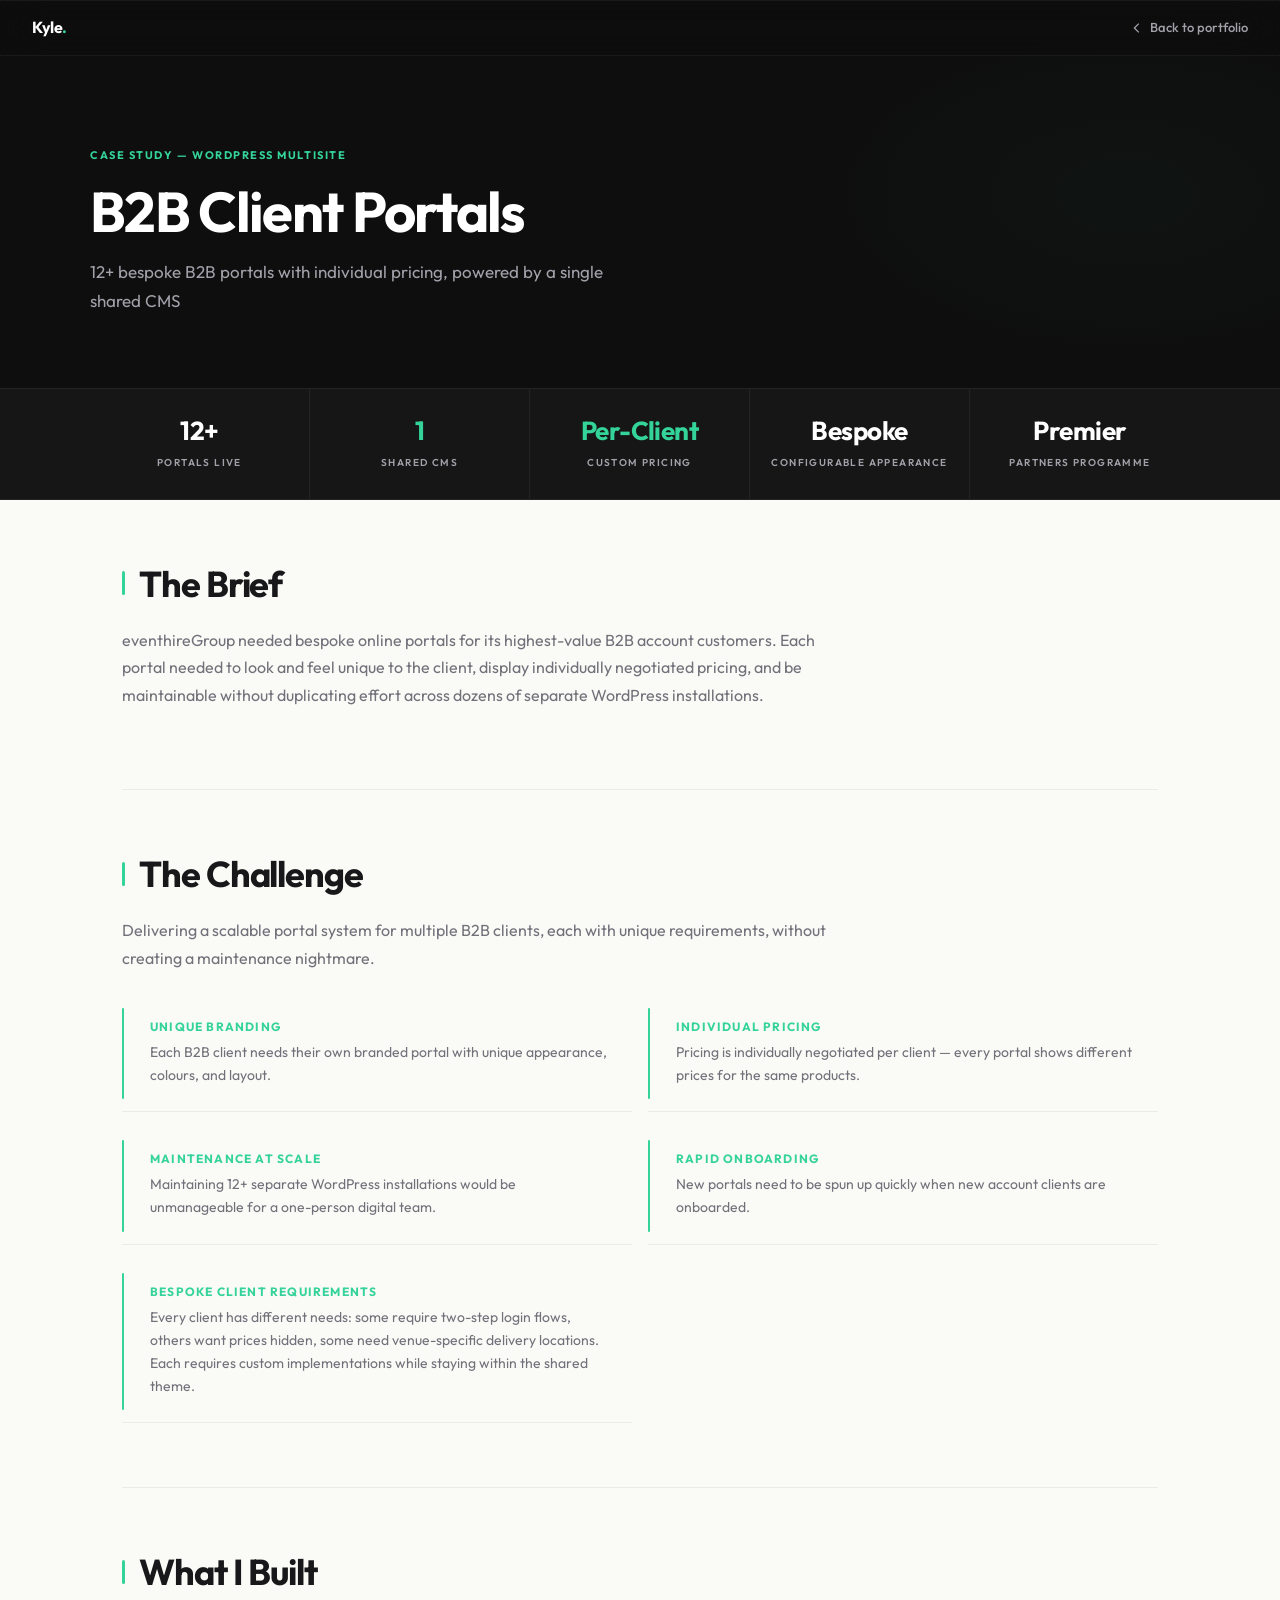
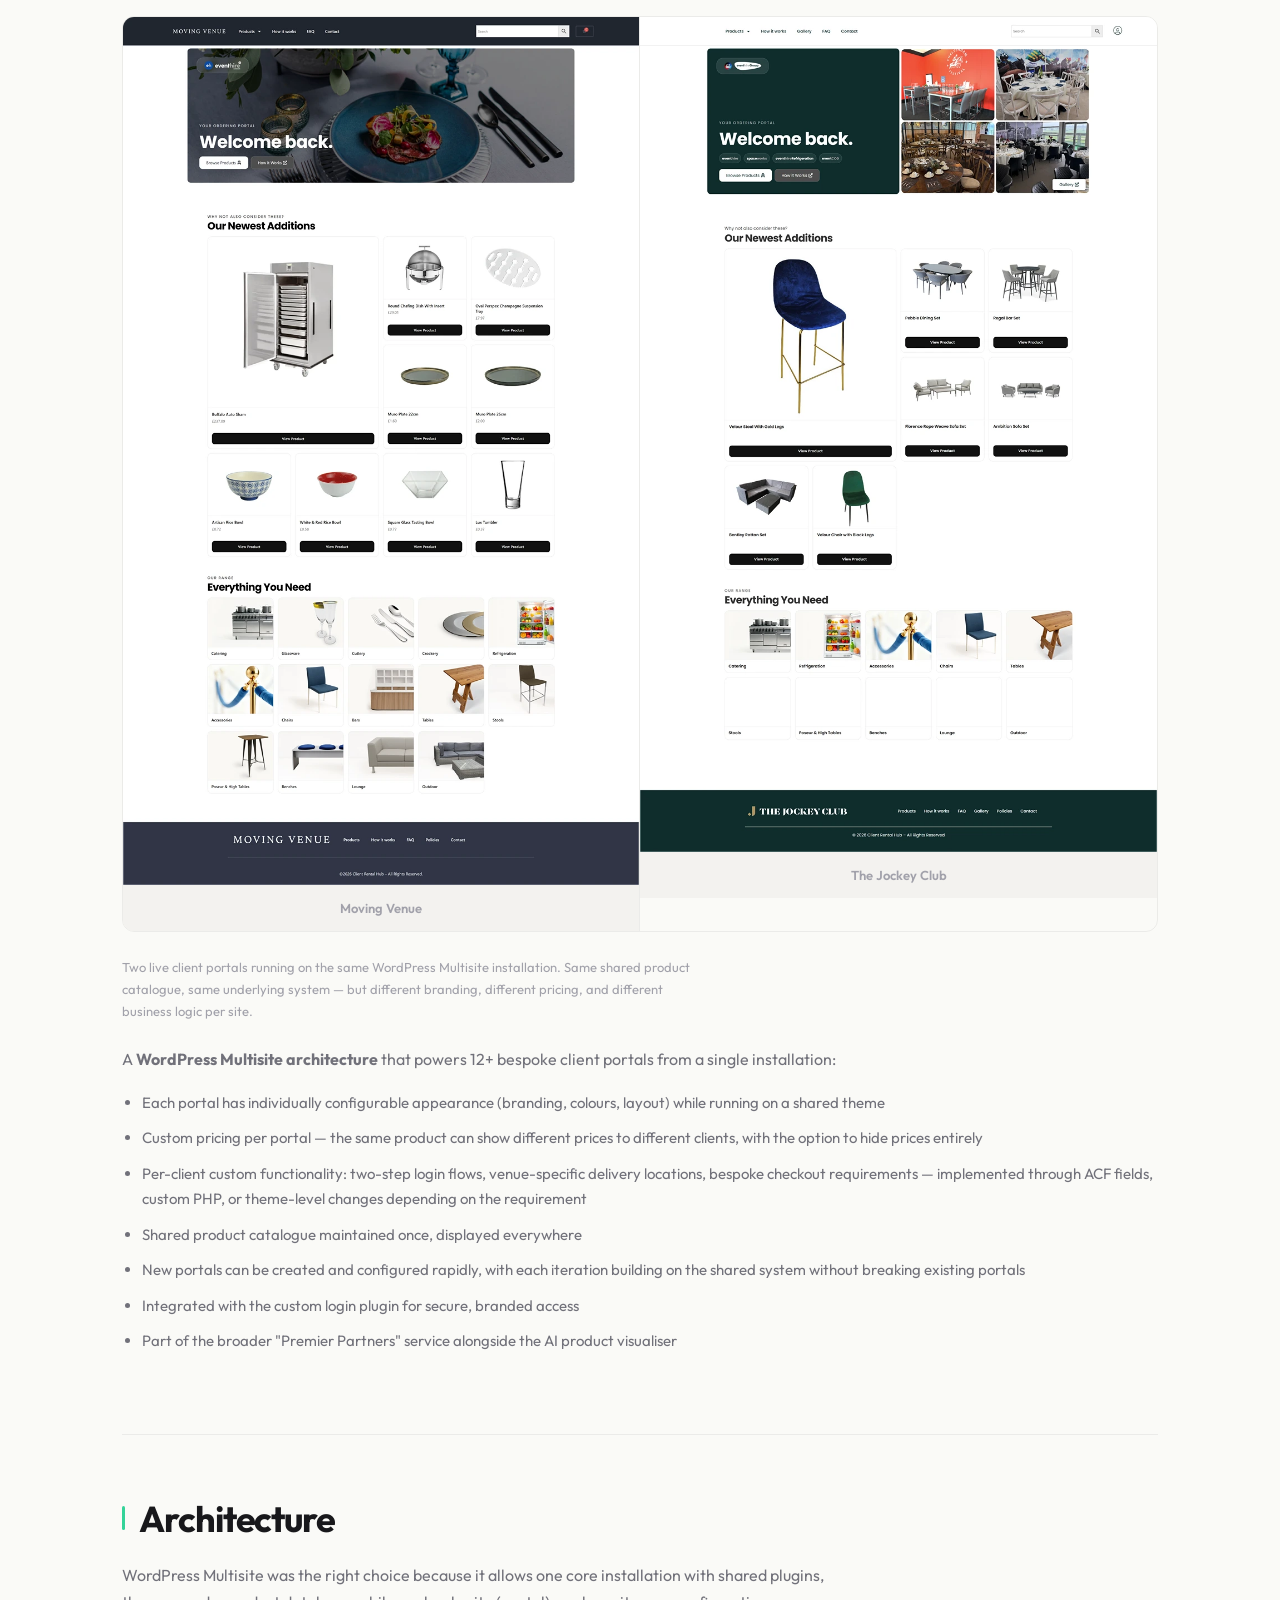
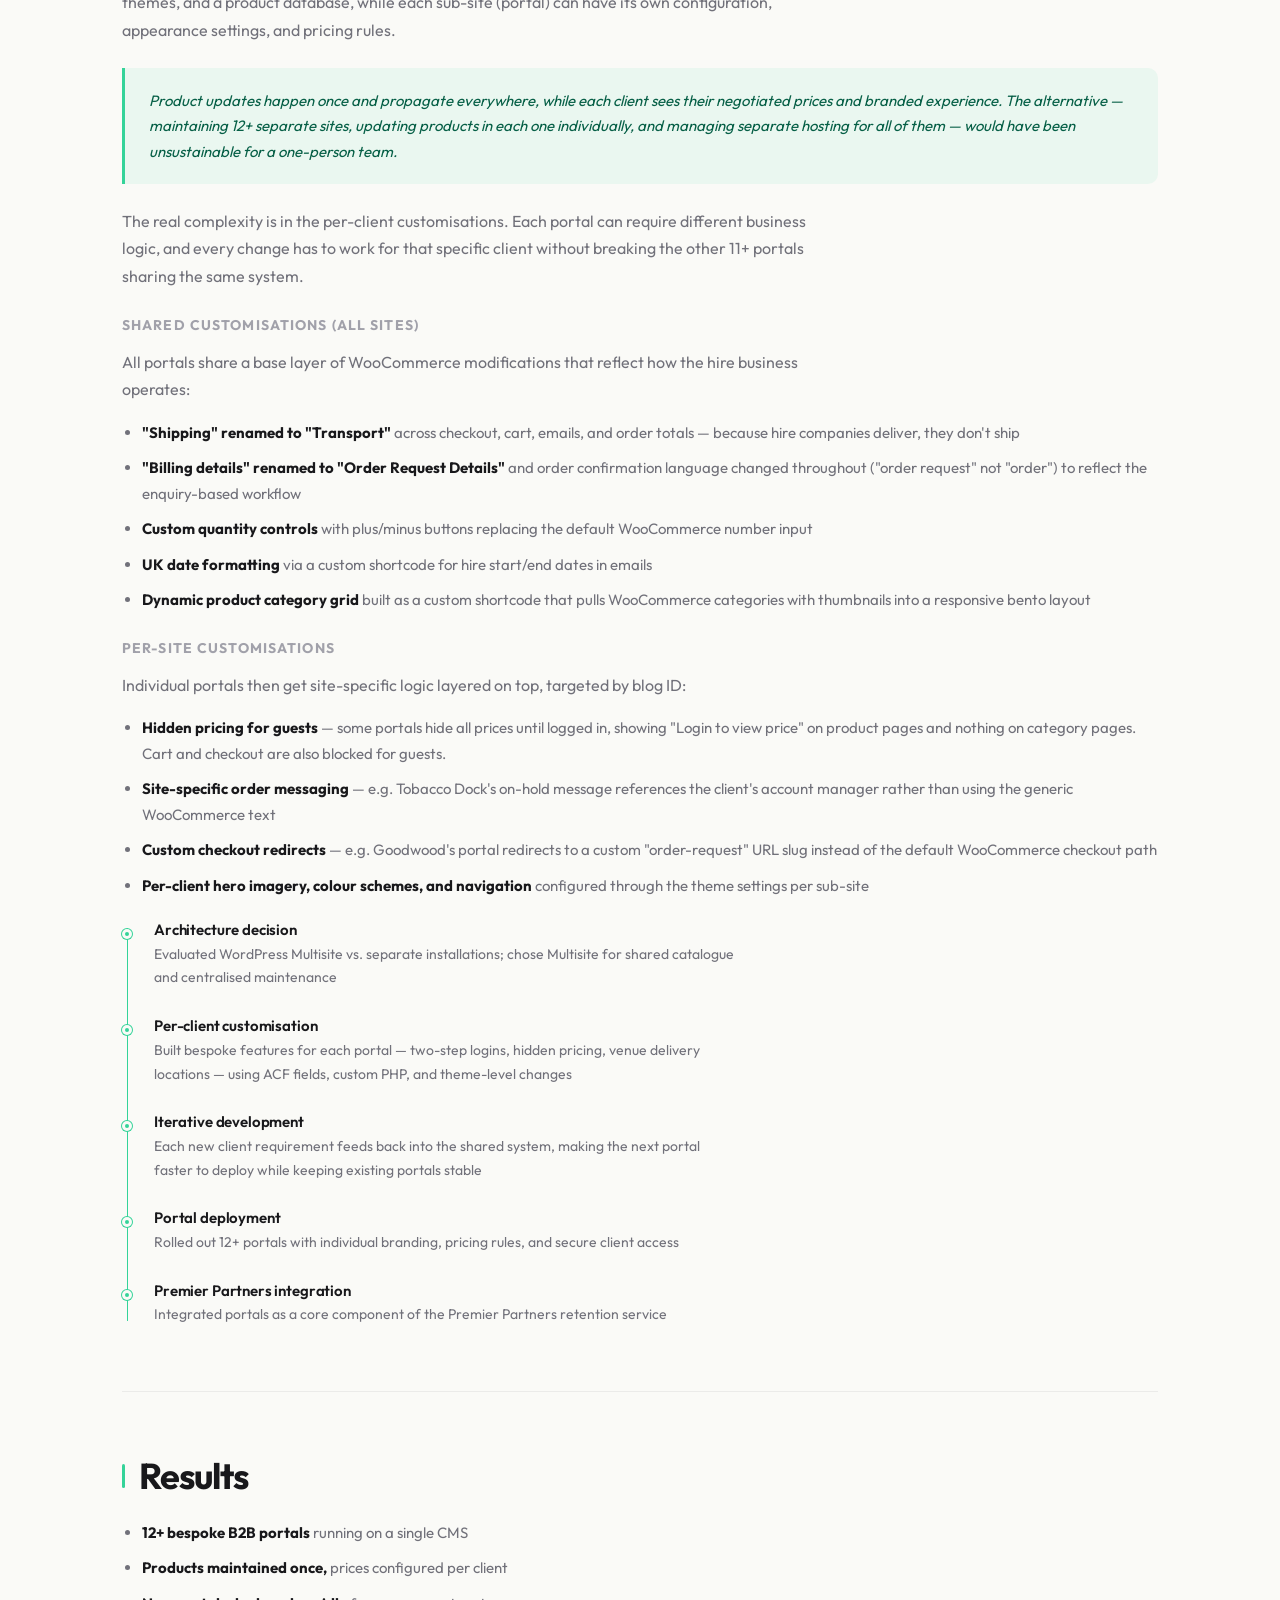
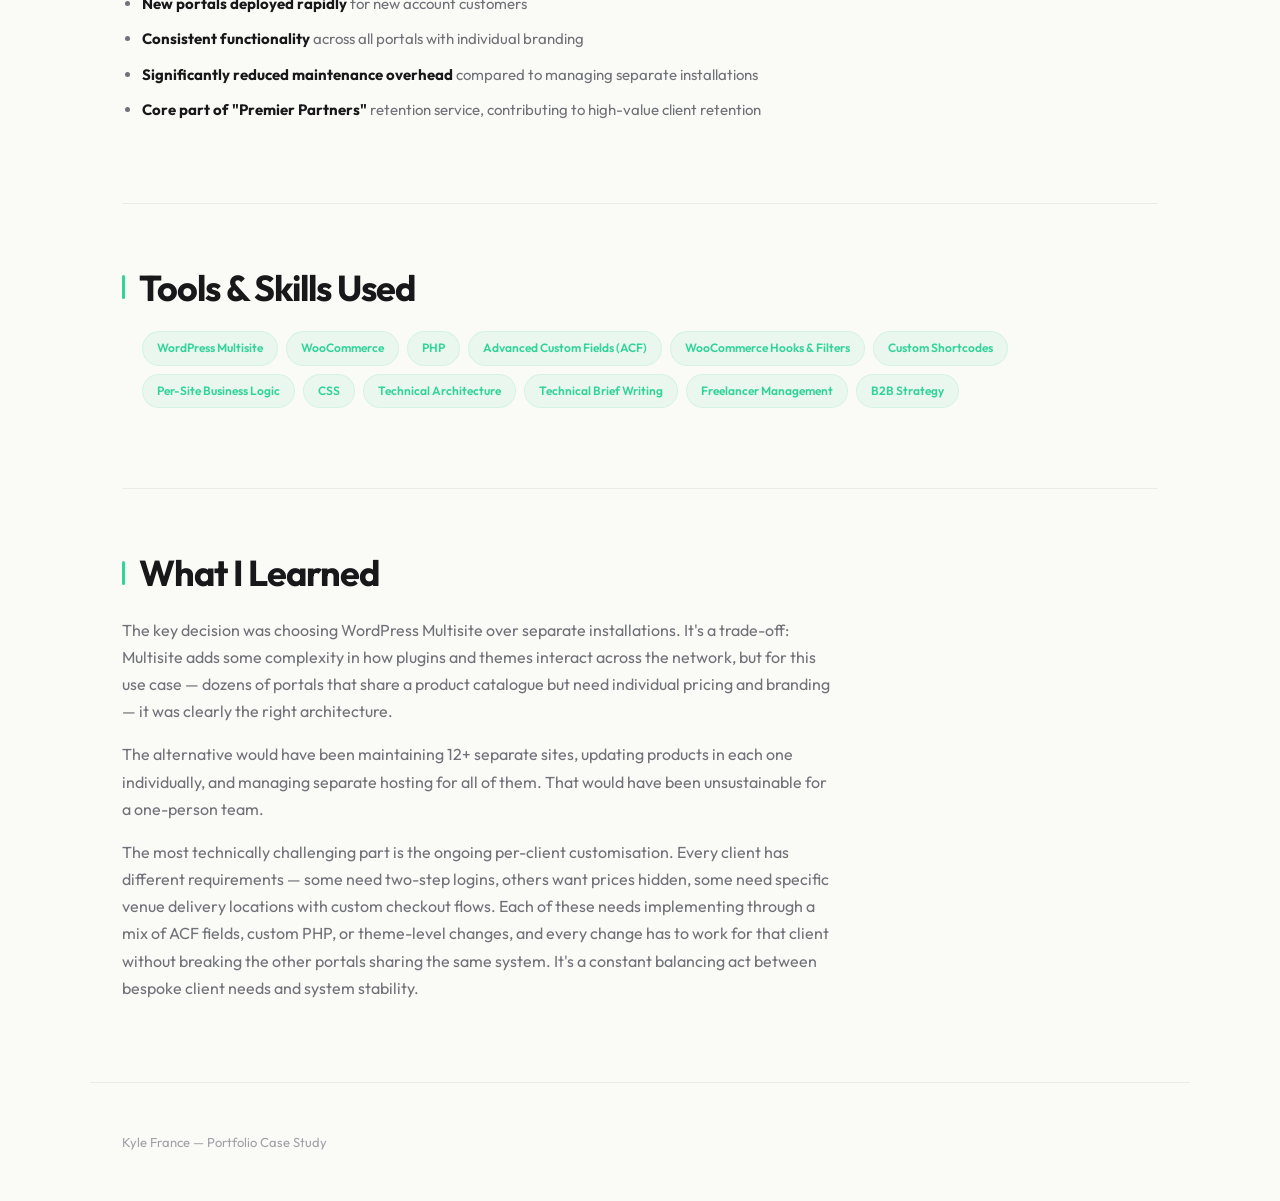
<file: case-study-client-portals.html>
<!DOCTYPE html>
<html lang="en">
<head>
    <meta charset="UTF-8">
    <meta name="robots" content="noindex, nofollow">
    <meta name="viewport" content="width=device-width, initial-scale=1.0">
    <title>Case Study: WordPress Multisite Client Portals — Kyle France</title>
    <link rel="preconnect" href="https://fonts.googleapis.com">
    <link rel="preconnect" href="https://fonts.gstatic.com" crossorigin>
    <link href="https://fonts.googleapis.com/css2?family=Outfit:wght@400;500;600;700&display=swap" rel="stylesheet">
    <link rel="stylesheet" href="style.css">
</head>
<body>

<nav class="nav">
    <a href="index.html" class="nav-logo">Kyle<span>.</span></a>
    <a href="index.html" class="nav-back">
        <svg viewBox="0 0 16 16" fill="none" stroke="currentColor" stroke-width="1.5"><path d="M10 3L5 8l5 5"/></svg>
        Back to portfolio
    </a>
</nav>

<div class="hero-case"><div class="hero-case-inner">
    <span class="label">Case Study — WordPress Multisite</span>
    <h1>B2B Client Portals</h1>
    <p>12+ bespoke B2B portals with individual pricing, powered by a single shared CMS</p>
</div>
</div>

<div class="metrics">
    <div class="metric">
        <div class="metric-value">12+</div>
        <div class="metric-label">Portals Live</div>
    </div>
    <div class="metric">
        <div class="metric-value highlight">1</div>
        <div class="metric-label">Shared CMS</div>
    </div>
    <div class="metric">
        <div class="metric-value accent">Per-Client</div>
        <div class="metric-label">Custom Pricing</div>
    </div>
    <div class="metric">
        <div class="metric-value">Bespoke</div>
        <div class="metric-label">Configurable Appearance</div>
    </div>
    <div class="metric">
        <div class="metric-value">Premier</div>
        <div class="metric-label">Partners Programme</div>
    </div>
</div>

<div class="container">

    <section class="content-section reveal">
        <h2>The Brief</h2>
        <p>eventhireGroup needed bespoke online portals for its highest-value B2B account customers. Each portal needed to look and feel unique to the client, display individually negotiated pricing, and be maintainable without duplicating effort across dozens of separate WordPress installations.</p>
    </section>

    <section class="content-section reveal">
        <h2>The Challenge</h2>
        <p>Delivering a scalable portal system for multiple B2B clients, each with unique requirements, without creating a maintenance nightmare.</p>
        <div class="card-grid">
            <div class="card">
                <h3>Unique Branding</h3>
                <p>Each B2B client needs their own branded portal with unique appearance, colours, and layout.</p>
            </div>
            <div class="card">
                <h3>Individual Pricing</h3>
                <p>Pricing is individually negotiated per client — every portal shows different prices for the same products.</p>
            </div>
            <div class="card">
                <h3>Maintenance at Scale</h3>
                <p>Maintaining 12+ separate WordPress installations would be unmanageable for a one-person digital team.</p>
            </div>
            <div class="card">
                <h3>Rapid Onboarding</h3>
                <p>New portals need to be spun up quickly when new account clients are onboarded.</p>
            </div>
            <div class="card">
                <h3>Bespoke Client Requirements</h3>
                <p>Every client has different needs: some require two-step login flows, others want prices hidden, some need venue-specific delivery locations. Each requires custom implementations while staying within the shared theme.</p>
            </div>
        </div>
    </section>

    <section class="content-section reveal">
        <h2>What I Built</h2>

        <div style="display: grid; grid-template-columns: 1fr 1fr; gap: 0; margin-bottom: 24px; border-radius: 12px; overflow: hidden; border: 1px solid var(--light-border);">
            <div style="border-right: 1px solid var(--light-border);">
                <img src="images/rebrand/movingvenue.clientrentalhub.com_.webp" alt="Moving Venue client portal">
                <div style="padding: 12px 16px; background: var(--light-surface); font-size: 13px; color: var(--text-muted); text-align: center; font-weight: 600;">Moving Venue</div>
            </div>
            <div>
                <img src="images/thejockeyclub.clientrentalhub.com_ (2).webp" alt="The Jockey Club client portal">
                <div style="padding: 12px 16px; background: var(--light-surface); font-size: 13px; color: var(--text-muted); text-align: center; font-weight: 600;">The Jockey Club</div>
            </div>
        </div>
        <p style="font-size: 13px; color: var(--text-muted); margin-bottom: 24px;">Two live client portals running on the same WordPress Multisite installation. Same shared product catalogue, same underlying system — but different branding, different pricing, and different business logic per site.</p>

        <p>A <strong>WordPress Multisite architecture</strong> that powers 12+ bespoke client portals from a single installation:</p>
        <ul>
            <li>Each portal has individually configurable appearance (branding, colours, layout) while running on a shared theme</li>
            <li>Custom pricing per portal — the same product can show different prices to different clients, with the option to hide prices entirely</li>
            <li>Per-client custom functionality: two-step login flows, venue-specific delivery locations, bespoke checkout requirements — implemented through ACF fields, custom PHP, or theme-level changes depending on the requirement</li>
            <li>Shared product catalogue maintained once, displayed everywhere</li>
            <li>New portals can be created and configured rapidly, with each iteration building on the shared system without breaking existing portals</li>
            <li>Integrated with the custom login plugin for secure, branded access</li>
            <li>Part of the broader "Premier Partners" service alongside the AI product visualiser</li>
        </ul>
    </section>

    <section class="content-section reveal">
        <h2>Architecture</h2>
        <p>WordPress Multisite was the right choice because it allows one core installation with shared plugins, themes, and a product database, while each sub-site (portal) can have its own configuration, appearance settings, and pricing rules.</p>
        <div class="insight">
            <p>Product updates happen once and propagate everywhere, while each client sees their negotiated prices and branded experience. The alternative — maintaining 12+ separate sites, updating products in each one individually, and managing separate hosting for all of them — would have been unsustainable for a one-person team.</p>
        </div>
        <p>The real complexity is in the per-client customisations. Each portal can require different business logic, and every change has to work for that specific client without breaking the other 11+ portals sharing the same system.</p>

        <h3 style="font-size: 14px; font-weight: 700; text-transform: uppercase; letter-spacing: 0.08em; color: var(--text-muted); margin: 28px 0 16px;">Shared Customisations (All Sites)</h3>
        <p>All portals share a base layer of WooCommerce modifications that reflect how the hire business operates:</p>
        <ul>
            <li><strong>"Shipping" renamed to "Transport"</strong> across checkout, cart, emails, and order totals — because hire companies deliver, they don't ship</li>
            <li><strong>"Billing details" renamed to "Order Request Details"</strong> and order confirmation language changed throughout ("order request" not "order") to reflect the enquiry-based workflow</li>
            <li><strong>Custom quantity controls</strong> with plus/minus buttons replacing the default WooCommerce number input</li>
            <li><strong>UK date formatting</strong> via a custom shortcode for hire start/end dates in emails</li>
            <li><strong>Dynamic product category grid</strong> built as a custom shortcode that pulls WooCommerce categories with thumbnails into a responsive bento layout</li>
        </ul>

        <h3 style="font-size: 14px; font-weight: 700; text-transform: uppercase; letter-spacing: 0.08em; color: var(--text-muted); margin: 28px 0 16px;">Per-Site Customisations</h3>
        <p>Individual portals then get site-specific logic layered on top, targeted by blog ID:</p>
        <ul>
            <li><strong>Hidden pricing for guests</strong> — some portals hide all prices until logged in, showing "Login to view price" on product pages and nothing on category pages. Cart and checkout are also blocked for guests.</li>
            <li><strong>Site-specific order messaging</strong> — e.g. Tobacco Dock's on-hold message references the client's account manager rather than using the generic WooCommerce text</li>
            <li><strong>Custom checkout redirects</strong> — e.g. Goodwood's portal redirects to a custom "order-request" URL slug instead of the default WooCommerce checkout path</li>
            <li><strong>Per-client hero imagery, colour schemes, and navigation</strong> configured through the theme settings per sub-site</li>
        </ul>

        <div class="timeline">
            <div class="timeline-item">
                <h3>Architecture decision</h3>
                <p>Evaluated WordPress Multisite vs. separate installations; chose Multisite for shared catalogue and centralised maintenance</p>
            </div>
            <div class="timeline-item">
                <h3>Per-client customisation</h3>
                <p>Built bespoke features for each portal — two-step logins, hidden pricing, venue delivery locations — using ACF fields, custom PHP, and theme-level changes</p>
            </div>
            <div class="timeline-item">
                <h3>Iterative development</h3>
                <p>Each new client requirement feeds back into the shared system, making the next portal faster to deploy while keeping existing portals stable</p>
            </div>
            <div class="timeline-item">
                <h3>Portal deployment</h3>
                <p>Rolled out 12+ portals with individual branding, pricing rules, and secure client access</p>
            </div>
            <div class="timeline-item">
                <h3>Premier Partners integration</h3>
                <p>Integrated portals as a core component of the Premier Partners retention service</p>
            </div>
        </div>
    </section>

    <section class="content-section reveal">
        <h2>Results</h2>
        <ul>
            <li><strong>12+ bespoke B2B portals</strong> running on a single CMS</li>
            <li><strong>Products maintained once,</strong> prices configured per client</li>
            <li><strong>New portals deployed rapidly</strong> for new account customers</li>
            <li><strong>Consistent functionality</strong> across all portals with individual branding</li>
            <li><strong>Significantly reduced maintenance overhead</strong> compared to managing separate installations</li>
            <li><strong>Core part of "Premier Partners"</strong> retention service, contributing to high-value client retention</li>
        </ul>
    </section>

    <section class="content-section reveal">
        <h2>Tools & Skills Used</h2>
        <ul class="skills-tags">
            <li>WordPress Multisite</li>
            <li>WooCommerce</li>
            <li>PHP</li>
            <li>Advanced Custom Fields (ACF)</li>
            <li>WooCommerce Hooks & Filters</li>
            <li>Custom Shortcodes</li>
            <li>Per-Site Business Logic</li>
            <li>CSS</li>
            <li>Technical Architecture</li>
            <li>Technical Brief Writing</li>
            <li>Freelancer Management</li>
            <li>B2B Strategy</li>
        </ul>
    </section>

    <section class="content-section reveal">
        <h2>What I Learned</h2>
        <p>The key decision was choosing WordPress Multisite over separate installations. It's a trade-off: Multisite adds some complexity in how plugins and themes interact across the network, but for this use case — dozens of portals that share a product catalogue but need individual pricing and branding — it was clearly the right architecture.</p>
        <p>The alternative would have been maintaining 12+ separate sites, updating products in each one individually, and managing separate hosting for all of them. That would have been unsustainable for a one-person team.</p>
        <p>The most technically challenging part is the ongoing per-client customisation. Every client has different requirements — some need two-step logins, others want prices hidden, some need specific venue delivery locations with custom checkout flows. Each of these needs implementing through a mix of ACF fields, custom PHP, or theme-level changes, and every change has to work for that client without breaking the other portals sharing the same system. It's a constant balancing act between bespoke client needs and system stability.</p>
    </section>

</div>

<div class="case-footer">Kyle France — Portfolio Case Study</div>

<script>
const observer = new IntersectionObserver((entries) => {
    entries.forEach(entry => { if (entry.isIntersecting) entry.target.classList.add('visible'); });
}, { threshold: 0.1, rootMargin: '0px 0px -40px 0px' });
document.querySelectorAll('.reveal').forEach(el => observer.observe(el));
</script>

</body>
</html>
</file>
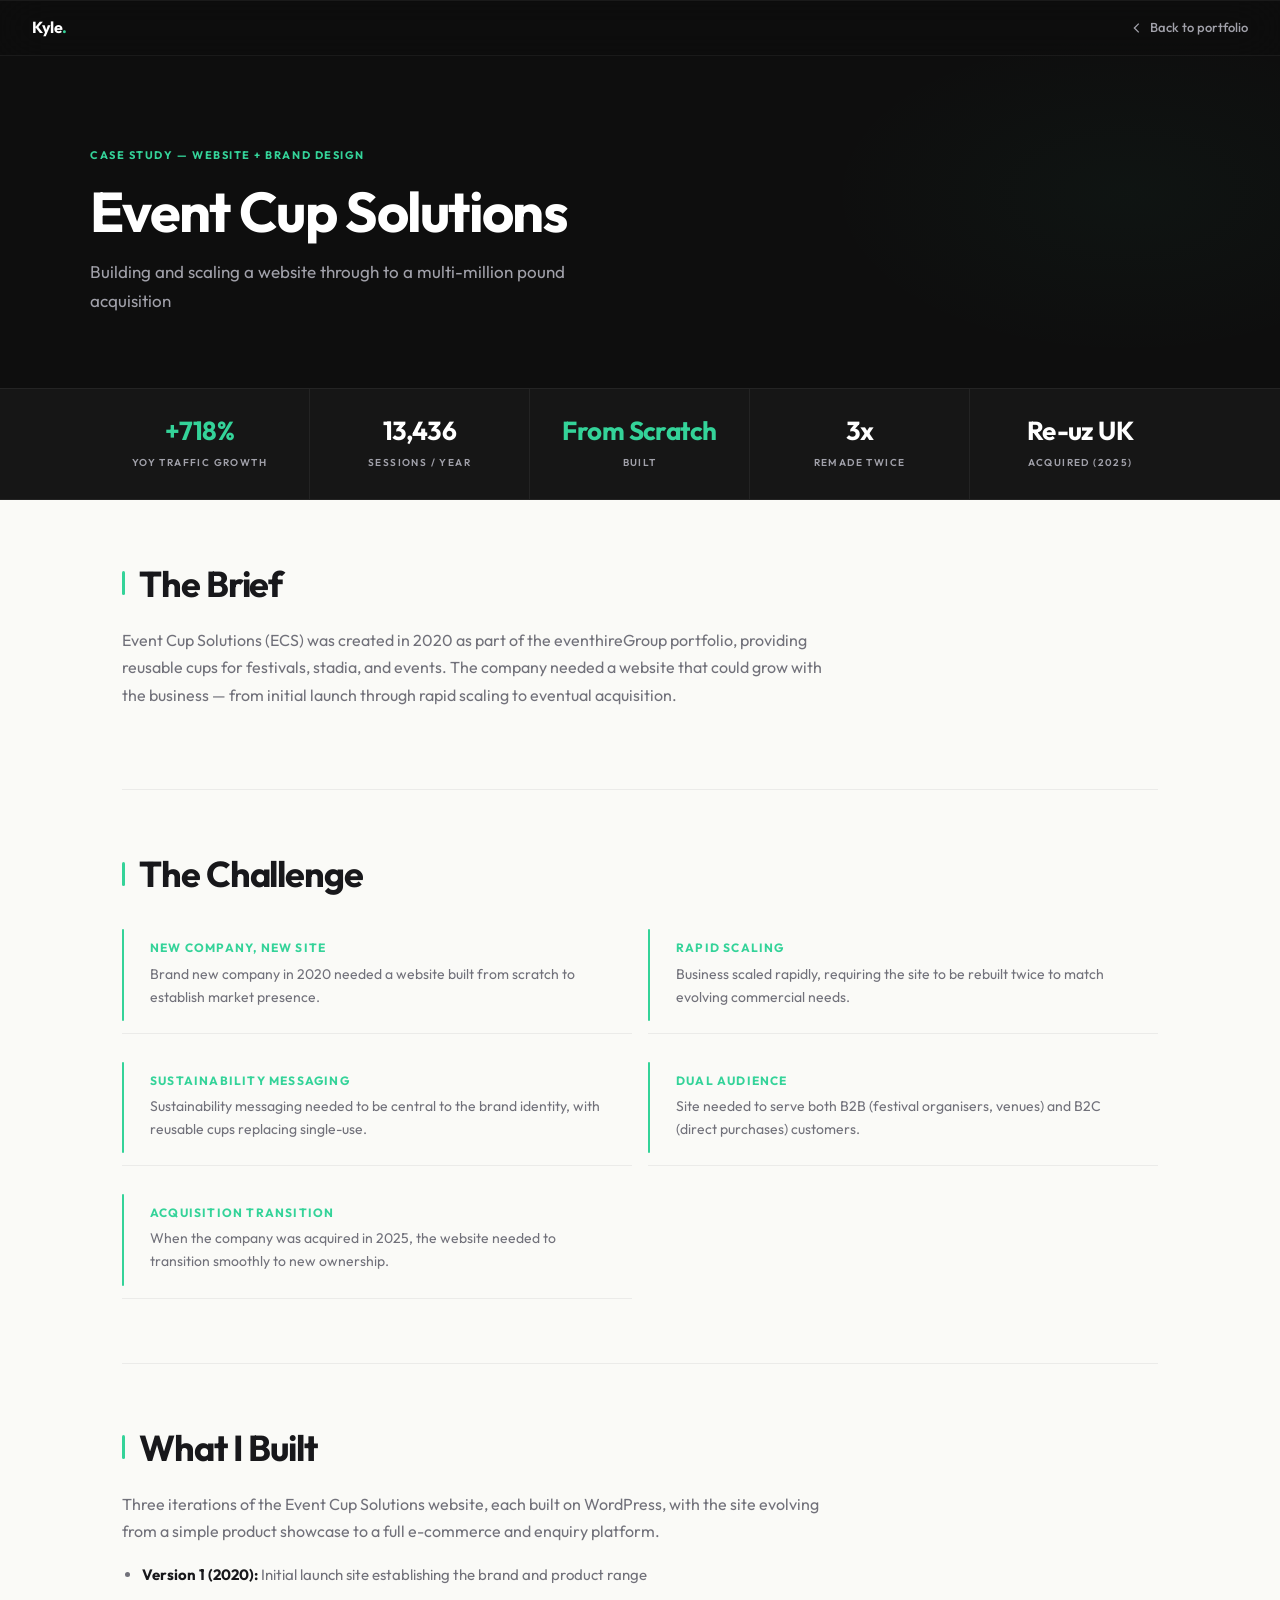
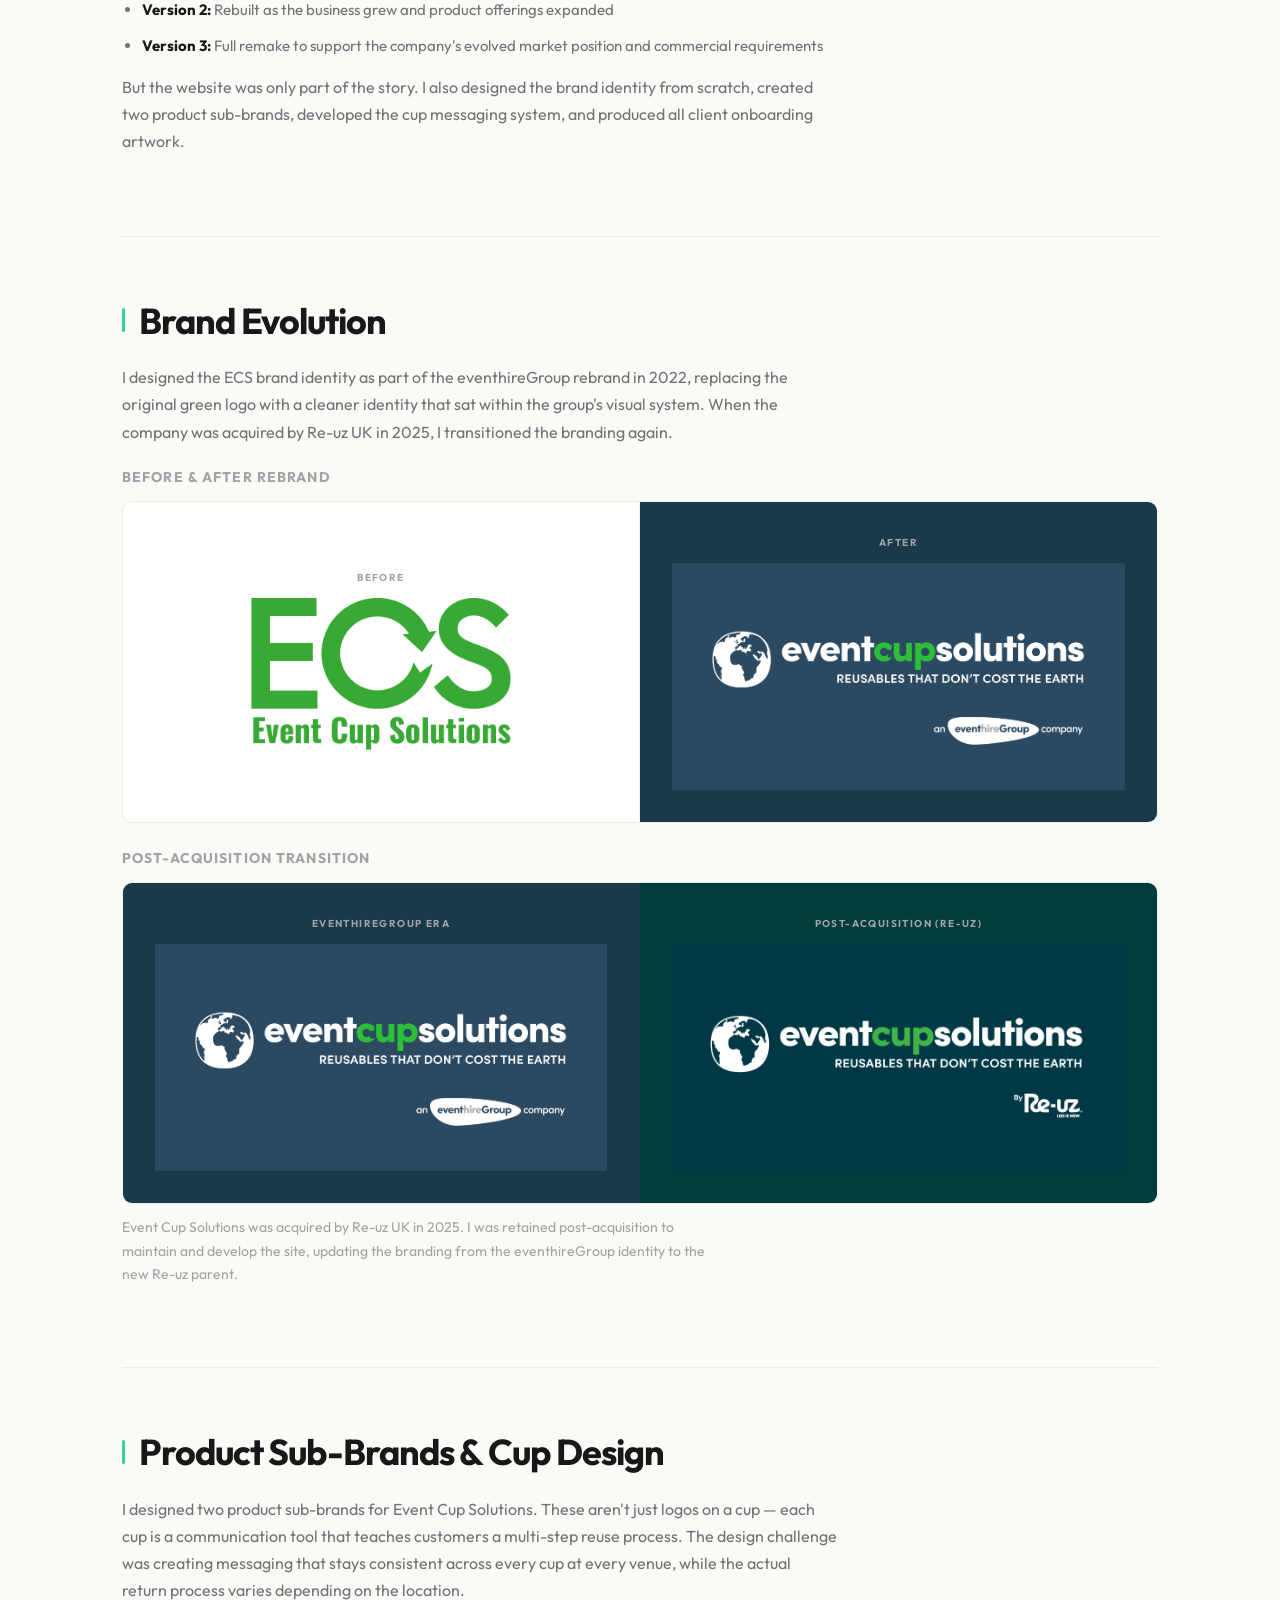
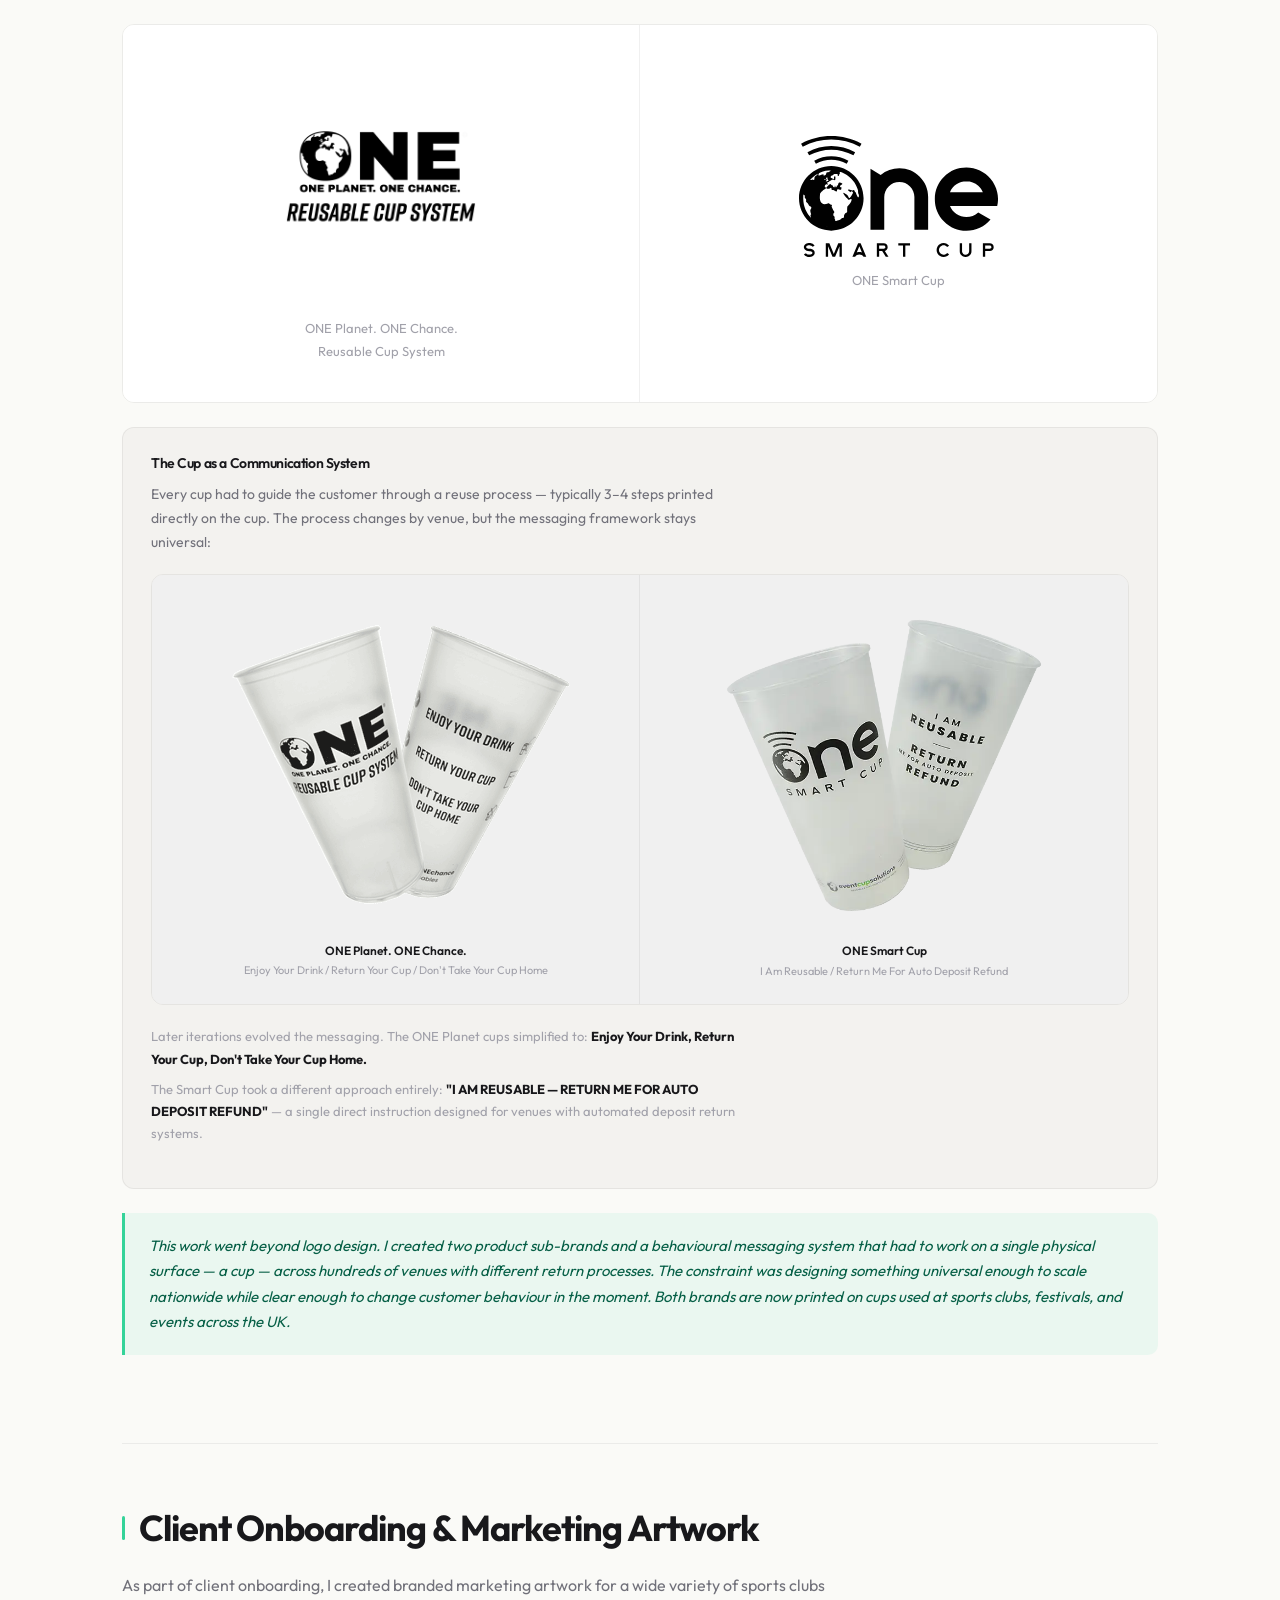
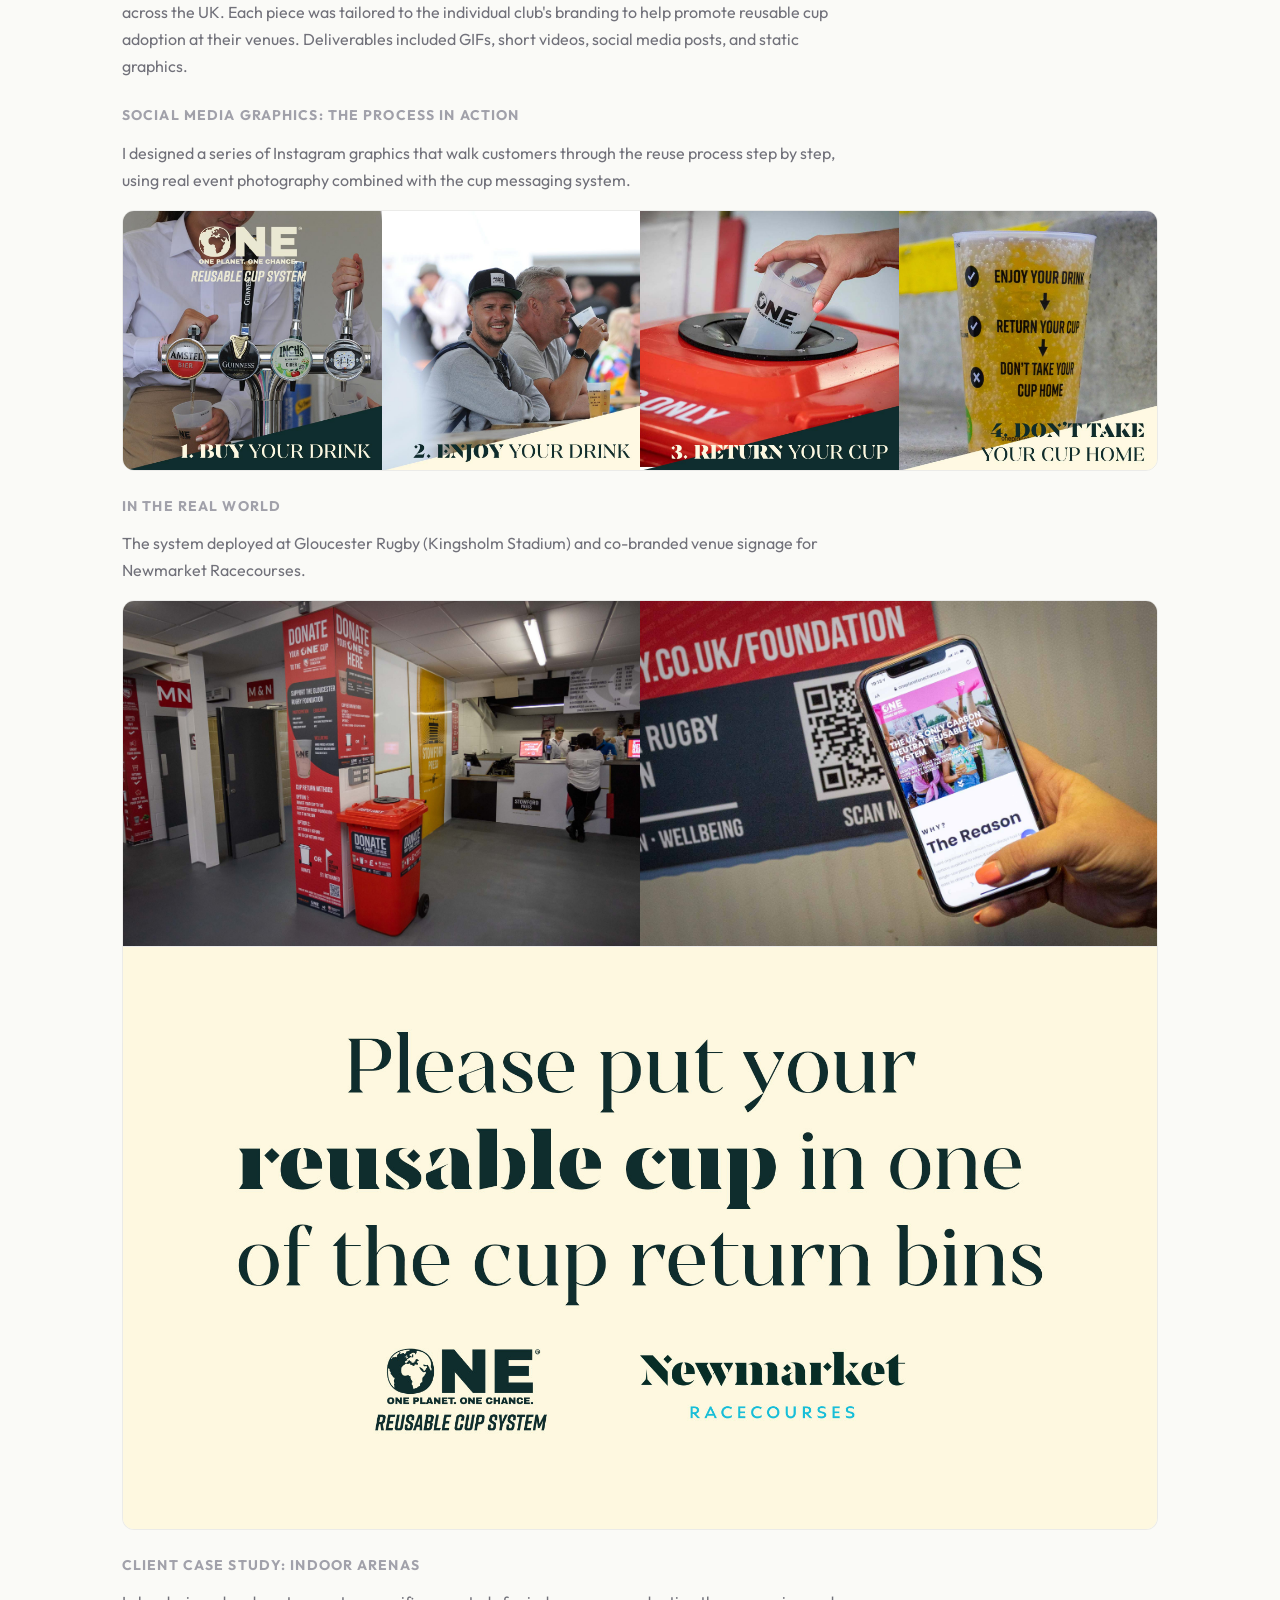
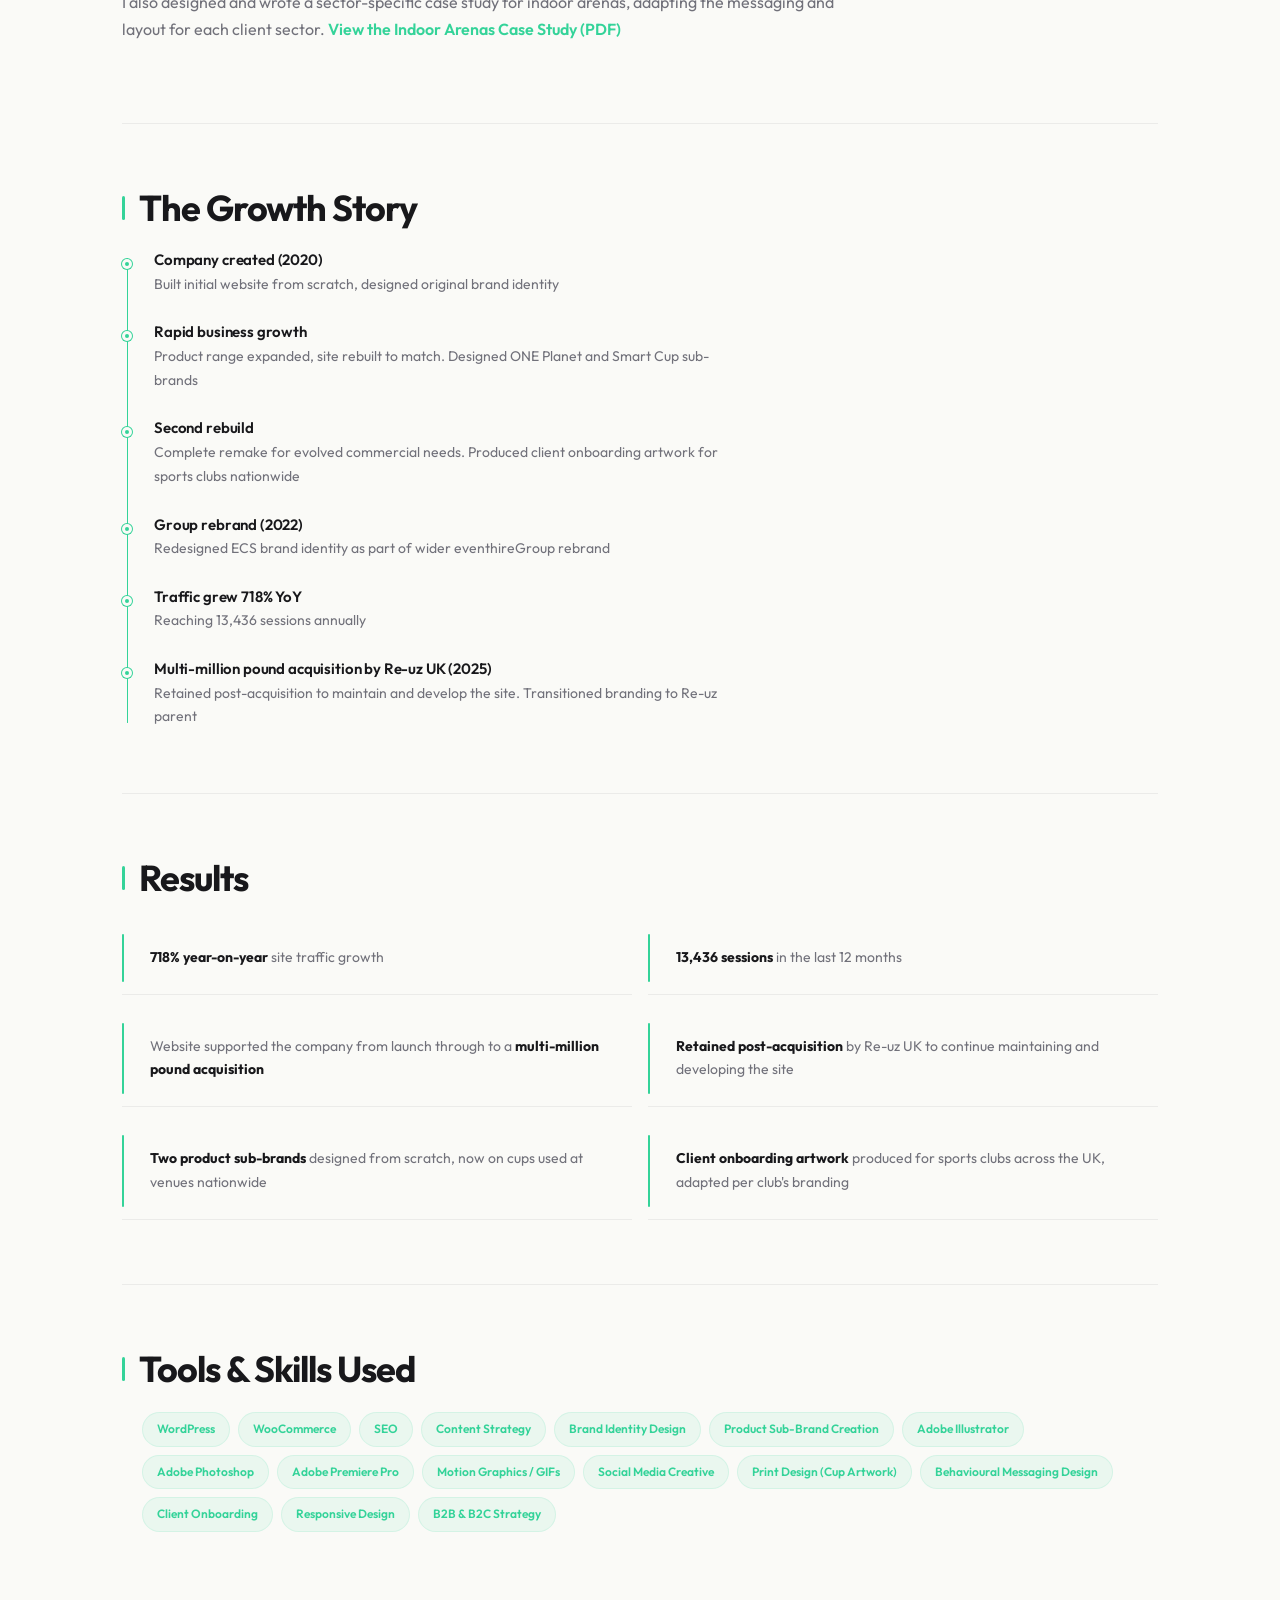
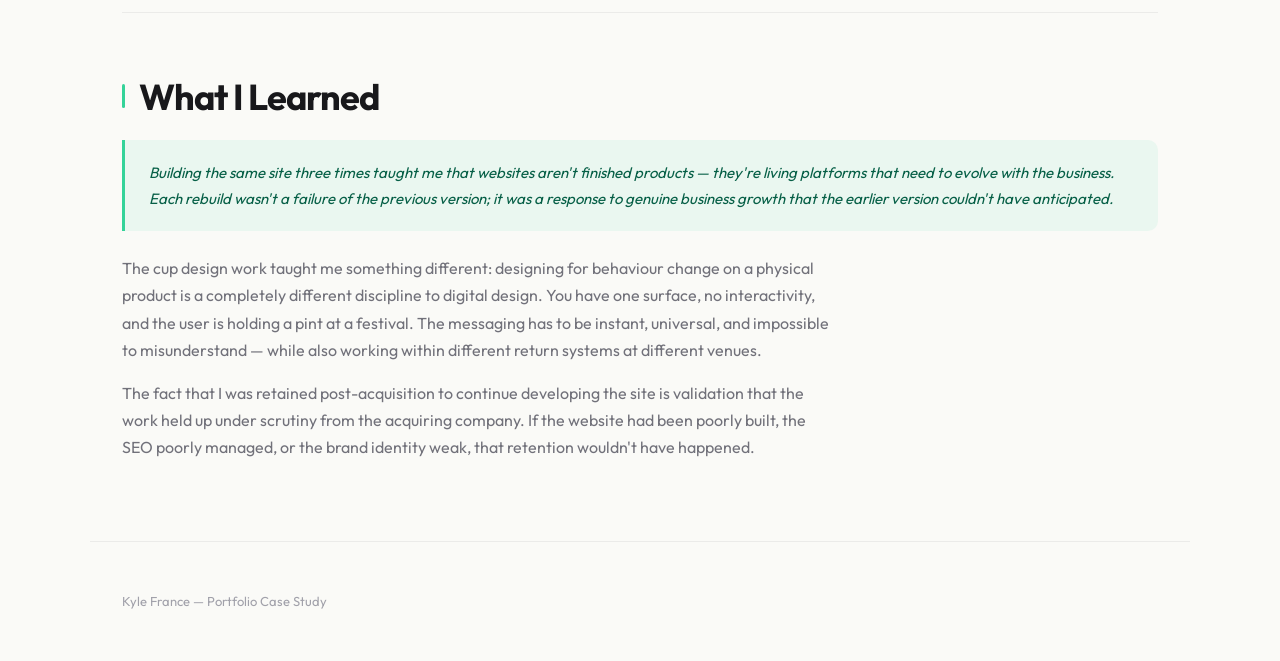
<file: case-study-event-cup-solutions.html>
<!DOCTYPE html>
<html lang="en">
<head>
    <meta charset="UTF-8">
    <meta name="robots" content="noindex, nofollow">
    <meta name="viewport" content="width=device-width, initial-scale=1.0">
    <title>Case Study: Event Cup Solutions — Kyle France</title>
    <link rel="preconnect" href="https://fonts.googleapis.com">
    <link rel="preconnect" href="https://fonts.gstatic.com" crossorigin>
    <link href="https://fonts.googleapis.com/css2?family=Outfit:wght@400;500;600;700&display=swap" rel="stylesheet">
    <link rel="stylesheet" href="style.css">
</head>
<body>

<nav class="nav">
    <a href="index.html" class="nav-logo">Kyle<span>.</span></a>
    <a href="index.html" class="nav-back">
        <svg viewBox="0 0 16 16" fill="none" stroke="currentColor" stroke-width="1.5"><path d="M10 3L5 8l5 5"/></svg>
        Back to portfolio
    </a>
</nav>

<div class="hero-case"><div class="hero-case-inner">
    <span class="label">Case Study — Website + Brand Design</span>
    <h1>Event Cup Solutions</h1>
    <p>Building and scaling a website through to a multi-million pound acquisition</p>
</div>
</div>

<div class="metrics">
    <div class="metric">
        <div class="metric-value highlight">+718%</div>
        <div class="metric-label">YoY Traffic Growth</div>
    </div>
    <div class="metric">
        <div class="metric-value">13,436</div>
        <div class="metric-label">Sessions / Year</div>
    </div>
    <div class="metric">
        <div class="metric-value accent">From Scratch</div>
        <div class="metric-label">Built</div>
    </div>
    <div class="metric">
        <div class="metric-value">3x</div>
        <div class="metric-label">Remade Twice</div>
    </div>
    <div class="metric">
        <div class="metric-value">Re-uz UK</div>
        <div class="metric-label">Acquired (2025)</div>
    </div>
</div>

<div class="container">

    <section class="content-section reveal">
        <h2>The Brief</h2>
        <p>Event Cup Solutions (ECS) was created in 2020 as part of the eventhireGroup portfolio, providing reusable cups for festivals, stadia, and events. The company needed a website that could grow with the business — from initial launch through rapid scaling to eventual acquisition.</p>
    </section>

    <section class="content-section reveal">
        <h2>The Challenge</h2>
        <div class="card-grid">
            <div class="card">
                <h3>New Company, New Site</h3>
                <p>Brand new company in 2020 needed a website built from scratch to establish market presence.</p>
            </div>
            <div class="card">
                <h3>Rapid Scaling</h3>
                <p>Business scaled rapidly, requiring the site to be rebuilt twice to match evolving commercial needs.</p>
            </div>
            <div class="card">
                <h3>Sustainability Messaging</h3>
                <p>Sustainability messaging needed to be central to the brand identity, with reusable cups replacing single-use.</p>
            </div>
            <div class="card">
                <h3>Dual Audience</h3>
                <p>Site needed to serve both B2B (festival organisers, venues) and B2C (direct purchases) customers.</p>
            </div>
            <div class="card">
                <h3>Acquisition Transition</h3>
                <p>When the company was acquired in 2025, the website needed to transition smoothly to new ownership.</p>
            </div>
        </div>
    </section>

    <section class="content-section reveal">
        <h2>What I Built</h2>
        <p>Three iterations of the Event Cup Solutions website, each built on WordPress, with the site evolving from a simple product showcase to a full e-commerce and enquiry platform.</p>
        <ul>
            <li><strong>Version 1 (2020):</strong> Initial launch site establishing the brand and product range</li>
            <li><strong>Version 2:</strong> Rebuilt as the business grew and product offerings expanded</li>
            <li><strong>Version 3:</strong> Full remake to support the company's evolved market position and commercial requirements</li>
        </ul>
        <p>But the website was only part of the story. I also designed the brand identity from scratch, created two product sub-brands, developed the cup messaging system, and produced all client onboarding artwork.</p>
    </section>

    <section class="content-section reveal">
        <h2>Brand Evolution</h2>
        <p>I designed the ECS brand identity as part of the eventhireGroup rebrand in 2022, replacing the original green logo with a cleaner identity that sat within the group's visual system. When the company was acquired by Re-uz UK in 2025, I transitioned the branding again.</p>

        <h3 style="font-size: 14px; font-weight: 700; text-transform: uppercase; letter-spacing: 0.08em; color: var(--text-muted); margin: 24px 0 16px;">Before & After Rebrand</h3>
        <div class="compare-grid">
            <div class="compare-side" style="background: #fff;">
                <div class="compare-label" style="color: var(--text-muted);">Before</div>
                <img src="images/rebrand/old/ECS Logo green 75ppi.png" alt="Old Event Cup Solutions logo" style="max-width: 260px;">
            </div>
            <div class="compare-side" style="background: #1a3a4a;">
                <div class="compare-label">After</div>
                <img src="images/rebrand/LOGOS__ECS + EHG COLOURED WITHOUT BACKGROUND.png" alt="New Event Cup Solutions logo">
            </div>
        </div>

        <h3 style="font-size: 14px; font-weight: 700; text-transform: uppercase; letter-spacing: 0.08em; color: var(--text-muted); margin: 28px 0 16px;">Post-Acquisition Transition</h3>
        <div class="compare-grid">
            <div class="compare-side" style="background: #1a3a4a;">
                <div class="compare-label">eventhireGroup era</div>
                <img src="images/rebrand/LOGOS__ECS + EHG COLOURED WITHOUT BACKGROUND.png" alt="Event Cup Solutions - eventhireGroup branding">
            </div>
            <div class="compare-side" style="background: #003c3c;">
                <div class="compare-label">Post-acquisition (Re-uz)</div>
                <img src="images/rebrand/LOGOS__ECS + EHG WHITE WITH BACKGROUND-01.png" alt="Event Cup Solutions - Re-uz branding">
            </div>
        </div>
        <p style="font-size: 14px; color: var(--text-muted); margin-top: 12px;">Event Cup Solutions was acquired by Re-uz UK in 2025. I was retained post-acquisition to maintain and develop the site, updating the branding from the eventhireGroup identity to the new Re-uz parent.</p>
    </section>

    <section class="content-section reveal">
        <h2>Product Sub-Brands & Cup Design</h2>
        <p>I designed two product sub-brands for Event Cup Solutions. These aren't just logos on a cup — each cup is a communication tool that teaches customers a multi-step reuse process. The design challenge was creating messaging that stays consistent across every cup at every venue, while the actual return process varies depending on the location.</p>

        <div style="display: grid; grid-template-columns: 1fr 1fr; gap: 0; margin-top: 20px; border-radius: 12px; overflow: hidden; border: 1px solid var(--light-border);">
            <div style="background: #fff; padding: 40px; display: flex; flex-direction: column; align-items: center; justify-content: center; border-right: 1px solid var(--light-border);">
                <img src="images/rebrand/OPOC-PNG-1000x1000.png" alt="ONE Planet One Chance" style="max-width: 240px;">
                <div style="font-size: 13px; color: var(--text-muted); margin-top: 12px; text-align: center;">ONE Planet. ONE Chance.<br>Reusable Cup System</div>
            </div>
            <div style="background: #fff; padding: 40px; display: flex; flex-direction: column; align-items: center; justify-content: center;">
                <img src="images/rebrand/Smart-02.svg" alt="ONE Smart Cup" style="max-width: 200px;">
                <div style="font-size: 13px; color: var(--text-muted); margin-top: 12px; text-align: center;">ONE Smart Cup</div>
            </div>
        </div>

        <!-- Cup messaging -->
        <div style="margin-top: 24px; background: var(--light-surface); border: 1px solid var(--light-border); border-radius: 12px; padding: 28px;">
            <h4 style="font-size: 14px; font-weight: 600; color: var(--text-primary); margin-bottom: 12px;">The Cup as a Communication System</h4>
            <p style="font-size: 14px; color: var(--text-secondary); margin-bottom: 12px;">Every cup had to guide the customer through a reuse process — typically 3–4 steps printed directly on the cup. The process changes by venue, but the messaging framework stays universal:</p>

            <div style="display: grid; grid-template-columns: 1fr 1fr; gap: 0; margin: 20px 0; border-radius: 12px; overflow: hidden; border: 1px solid var(--light-border);">
                <div style="background: #f0f0f0; padding: 24px; display: flex; flex-direction: column; align-items: center; justify-content: center; border-right: 1px solid var(--light-border);">
                    <img src="images/rebrand/PINT-NO-BG-ANGLED-PNG-WEBREADY.png" alt="ONE Planet One Chance reusable pint cup">
                    <div style="font-size: 12px; font-weight: 600; color: var(--text-primary); margin-top: 12px; text-align: center;">ONE Planet. ONE Chance.</div>
                    <div style="font-size: 11px; color: var(--text-muted); text-align: center;">Enjoy Your Drink / Return Your Cup / Don't Take Your Cup Home</div>
                </div>
                <div style="background: #f0f0f0; padding: 24px; display: flex; flex-direction: column; align-items: center; justify-content: center;">
                    <img src="images/rebrand/SMART-CUP-8x6 pint.webp" alt="ONE Smart Cup">
                    <div style="font-size: 12px; font-weight: 600; color: var(--text-primary); margin-top: 12px; text-align: center;">ONE Smart Cup</div>
                    <div style="font-size: 11px; color: var(--text-muted); text-align: center;">I Am Reusable / Return Me For Auto Deposit Refund</div>
                </div>
            </div>

            <p style="font-size: 13px; color: var(--text-muted); margin-bottom: 8px;">Later iterations evolved the messaging. The ONE Planet cups simplified to: <strong style="color: var(--text-primary);">Enjoy Your Drink, Return Your Cup, Don't Take Your Cup Home.</strong></p>
            <p style="font-size: 13px; color: var(--text-muted);">The Smart Cup took a different approach entirely: <strong style="color: var(--text-primary);">"I AM REUSABLE — RETURN ME FOR AUTO DEPOSIT REFUND"</strong> — a single direct instruction designed for venues with automated deposit return systems.</p>
        </div>

        <div class="insight">
            <p>This work went beyond logo design. I created two product sub-brands and a behavioural messaging system that had to work on a single physical surface — a cup — across hundreds of venues with different return processes. The constraint was designing something universal enough to scale nationwide while clear enough to change customer behaviour in the moment. Both brands are now printed on cups used at sports clubs, festivals, and events across the UK.</p>
        </div>
    </section>

    <section class="content-section reveal">
        <h2>Client Onboarding & Marketing Artwork</h2>
        <p>As part of client onboarding, I created branded marketing artwork for a wide variety of sports clubs across the UK. Each piece was tailored to the individual club's branding to help promote reusable cup adoption at their venues. Deliverables included GIFs, short videos, social media posts, and static graphics.</p>

        <h3 style="font-size: 14px; font-weight: 700; text-transform: uppercase; letter-spacing: 0.08em; color: var(--text-muted); margin: 28px 0 16px;">Social Media Graphics: The Process in Action</h3>
        <p>I designed a series of Instagram graphics that walk customers through the reuse process step by step, using real event photography combined with the cup messaging system.</p>
        <div style="display: grid; grid-template-columns: repeat(4, 1fr); gap: 0; margin-top: 16px; border-radius: 12px; overflow: hidden; border: 1px solid var(--light-border);">
            <img src="images/rebrand/ECS customer artwork/Instagram main feed/Graphic-1.jpg" alt="Step 1: Buy Your Drink">
            <img src="images/rebrand/ECS customer artwork/Instagram main feed/Graphic-2.jpg" alt="Step 2: Enjoy Your Drink">
            <img src="images/rebrand/ECS customer artwork/Instagram main feed/Graphic-3.jpg" alt="Step 3: Return Your Cup">
            <img src="images/rebrand/ECS customer artwork/Instagram main feed/Graphic-4.jpg" alt="Step 4: Don't Take Your Cup Home">
        </div>

        <h3 style="font-size: 14px; font-weight: 700; text-transform: uppercase; letter-spacing: 0.08em; color: var(--text-muted); margin: 28px 0 16px;">In the Real World</h3>
        <p>The system deployed at Gloucester Rugby (Kingsholm Stadium) and co-branded venue signage for Newmarket Racecourses.</p>
        <div style="display: grid; grid-template-columns: 1fr 1fr; gap: 0; margin-top: 16px; border-radius: 12px 12px 0 0; overflow: hidden; border: 1px solid var(--light-border);">
            <img src="images/rebrand/ECS customer artwork/240921 Freemans Gloucester Rugby WEB-22410.jpg" alt="Cup return station at Gloucester Rugby">
            <img src="images/rebrand/ECS customer artwork/240921 Freemans Gloucester Rugby WEB-22505.jpg" alt="Customer scanning QR code at Gloucester Rugby">
        </div>
        <div style="border-radius: 0 0 12px 12px; overflow: hidden; border: 1px solid var(--light-border); border-top: none;">
            <img src="images/rebrand/ECS customer artwork/CCTV.jpg" alt="Co-branded venue signage for Newmarket Racecourses">
        </div>

        <h3 style="font-size: 14px; font-weight: 700; text-transform: uppercase; letter-spacing: 0.08em; color: var(--text-muted); margin: 28px 0 16px;">Client Case Study: Indoor Arenas</h3>
        <p>I also designed and wrote a sector-specific case study for indoor arenas, adapting the messaging and layout for each client sector. <a href="images/PDF/INDOOR ARENAS SECTOR CASE STUDY_compressed.pdf" target="_blank" style="color: var(--accent); font-weight: 600;">View the Indoor Arenas Case Study (PDF)</a></p>
    </section>

    <section class="content-section reveal">
        <h2>The Growth Story</h2>
        <div class="timeline">
            <div class="timeline-item">
                <h3>Company created (2020)</h3>
                <p>Built initial website from scratch, designed original brand identity</p>
            </div>
            <div class="timeline-item">
                <h3>Rapid business growth</h3>
                <p>Product range expanded, site rebuilt to match. Designed ONE Planet and Smart Cup sub-brands</p>
            </div>
            <div class="timeline-item">
                <h3>Second rebuild</h3>
                <p>Complete remake for evolved commercial needs. Produced client onboarding artwork for sports clubs nationwide</p>
            </div>
            <div class="timeline-item">
                <h3>Group rebrand (2022)</h3>
                <p>Redesigned ECS brand identity as part of wider eventhireGroup rebrand</p>
            </div>
            <div class="timeline-item">
                <h3>Traffic grew 718% YoY</h3>
                <p>Reaching 13,436 sessions annually</p>
            </div>
            <div class="timeline-item">
                <h3>Multi-million pound acquisition by Re-uz UK (2025)</h3>
                <p>Retained post-acquisition to maintain and develop the site. Transitioned branding to Re-uz parent</p>
            </div>
        </div>
    </section>

    <section class="content-section reveal">
        <h2>Results</h2>
        <div class="card-grid">
            <div class="result-card"><p><strong>718% year-on-year</strong> site traffic growth</p></div>
            <div class="result-card"><p><strong>13,436 sessions</strong> in the last 12 months</p></div>
            <div class="result-card"><p>Website supported the company from launch through to a <strong>multi-million pound acquisition</strong></p></div>
            <div class="result-card"><p><strong>Retained post-acquisition</strong> by Re-uz UK to continue maintaining and developing the site</p></div>
            <div class="result-card"><p><strong>Two product sub-brands</strong> designed from scratch, now on cups used at venues nationwide</p></div>
            <div class="result-card"><p><strong>Client onboarding artwork</strong> produced for sports clubs across the UK, adapted per club's branding</p></div>
        </div>
    </section>

    <section class="content-section reveal">
        <h2>Tools & Skills Used</h2>
        <ul class="skills-tags">
            <li>WordPress</li>
            <li>WooCommerce</li>
            <li>SEO</li>
            <li>Content Strategy</li>
            <li>Brand Identity Design</li>
            <li>Product Sub-Brand Creation</li>
            <li>Adobe Illustrator</li>
            <li>Adobe Photoshop</li>
            <li>Adobe Premiere Pro</li>
            <li>Motion Graphics / GIFs</li>
            <li>Social Media Creative</li>
            <li>Print Design (Cup Artwork)</li>
            <li>Behavioural Messaging Design</li>
            <li>Client Onboarding</li>
            <li>Responsive Design</li>
            <li>B2B & B2C Strategy</li>
        </ul>
    </section>

    <section class="content-section reveal">
        <h2>What I Learned</h2>
        <div class="insight">
            <p>Building the same site three times taught me that websites aren't finished products — they're living platforms that need to evolve with the business. Each rebuild wasn't a failure of the previous version; it was a response to genuine business growth that the earlier version couldn't have anticipated.</p>
        </div>
        <p>The cup design work taught me something different: designing for behaviour change on a physical product is a completely different discipline to digital design. You have one surface, no interactivity, and the user is holding a pint at a festival. The messaging has to be instant, universal, and impossible to misunderstand — while also working within different return systems at different venues.</p>
        <p>The fact that I was retained post-acquisition to continue developing the site is validation that the work held up under scrutiny from the acquiring company. If the website had been poorly built, the SEO poorly managed, or the brand identity weak, that retention wouldn't have happened.</p>
    </section>

</div>

<div class="case-footer">Kyle France — Portfolio Case Study</div>

<script>
const observer = new IntersectionObserver((entries) => {
    entries.forEach(entry => { if (entry.isIntersecting) entry.target.classList.add('visible'); });
}, { threshold: 0.1, rootMargin: '0px 0px -40px 0px' });
document.querySelectorAll('.reveal').forEach(el => observer.observe(el));
</script>

</body>
</html>
</file>
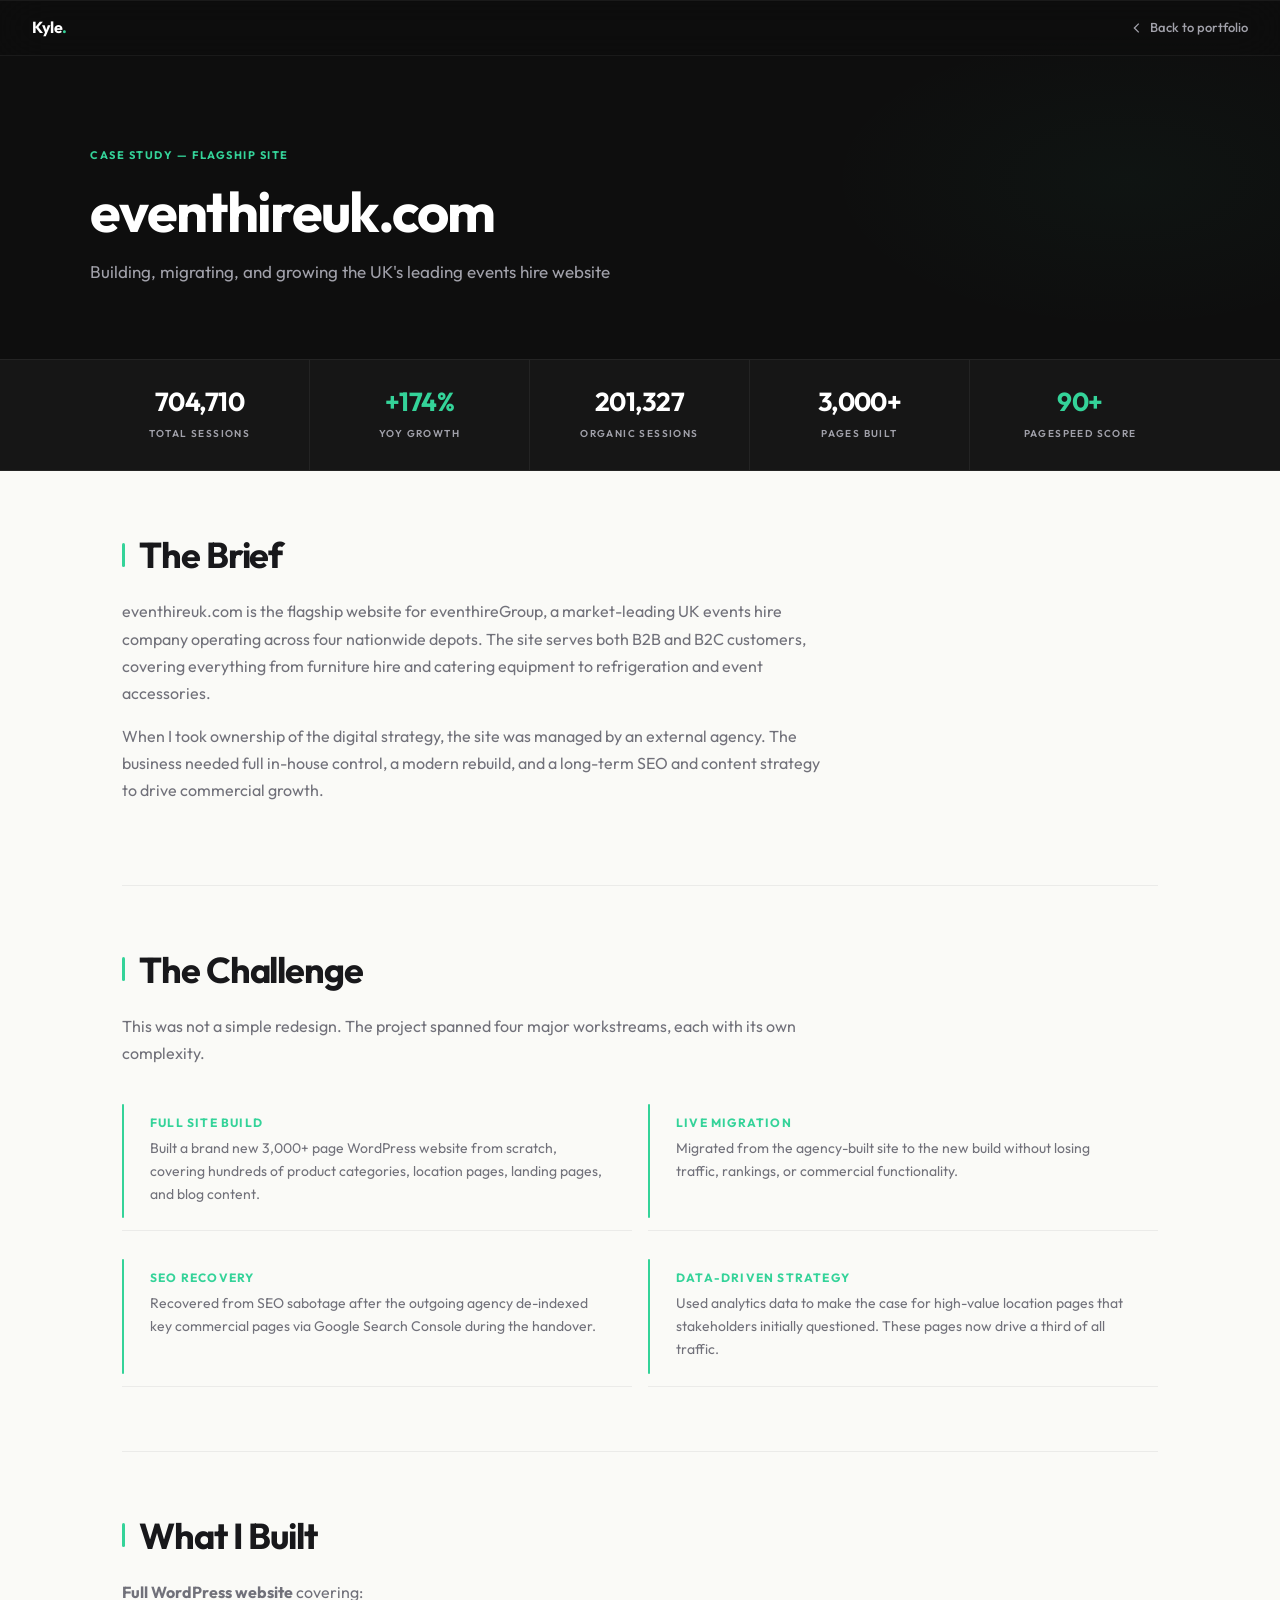
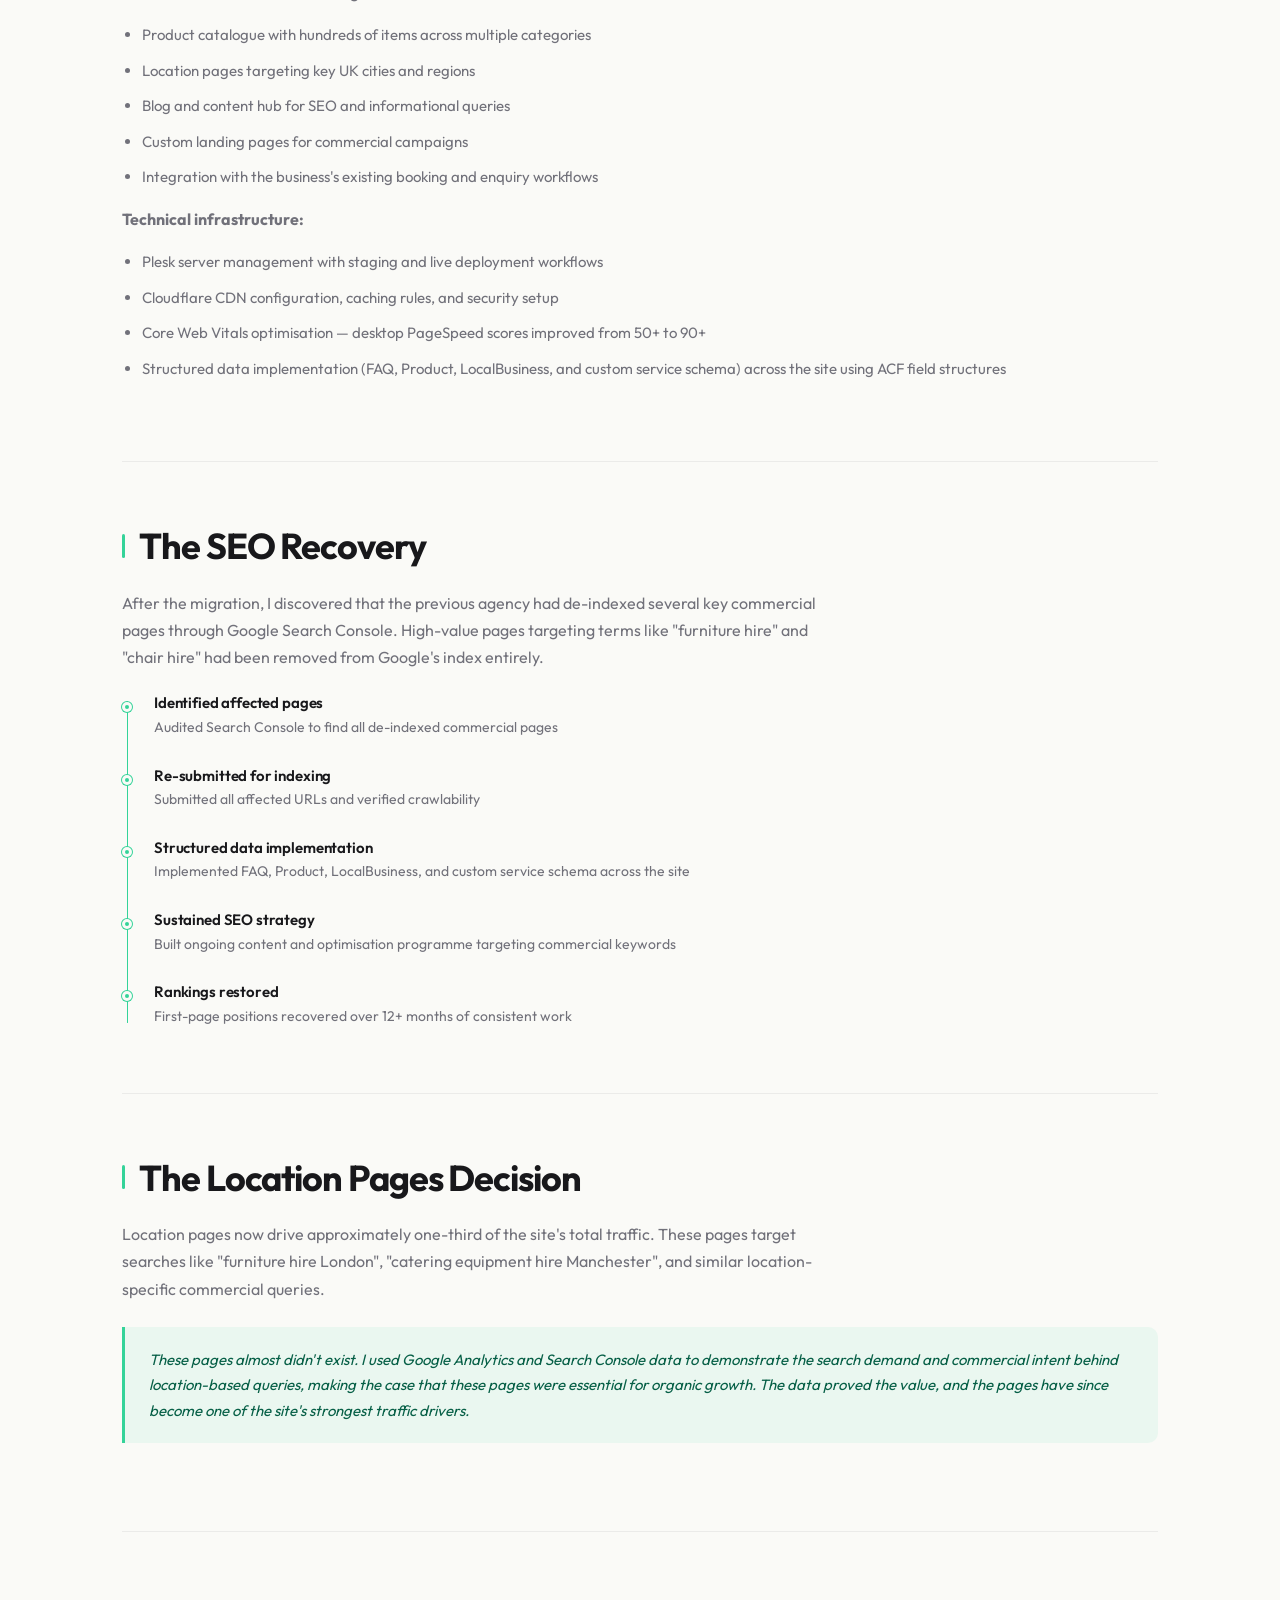
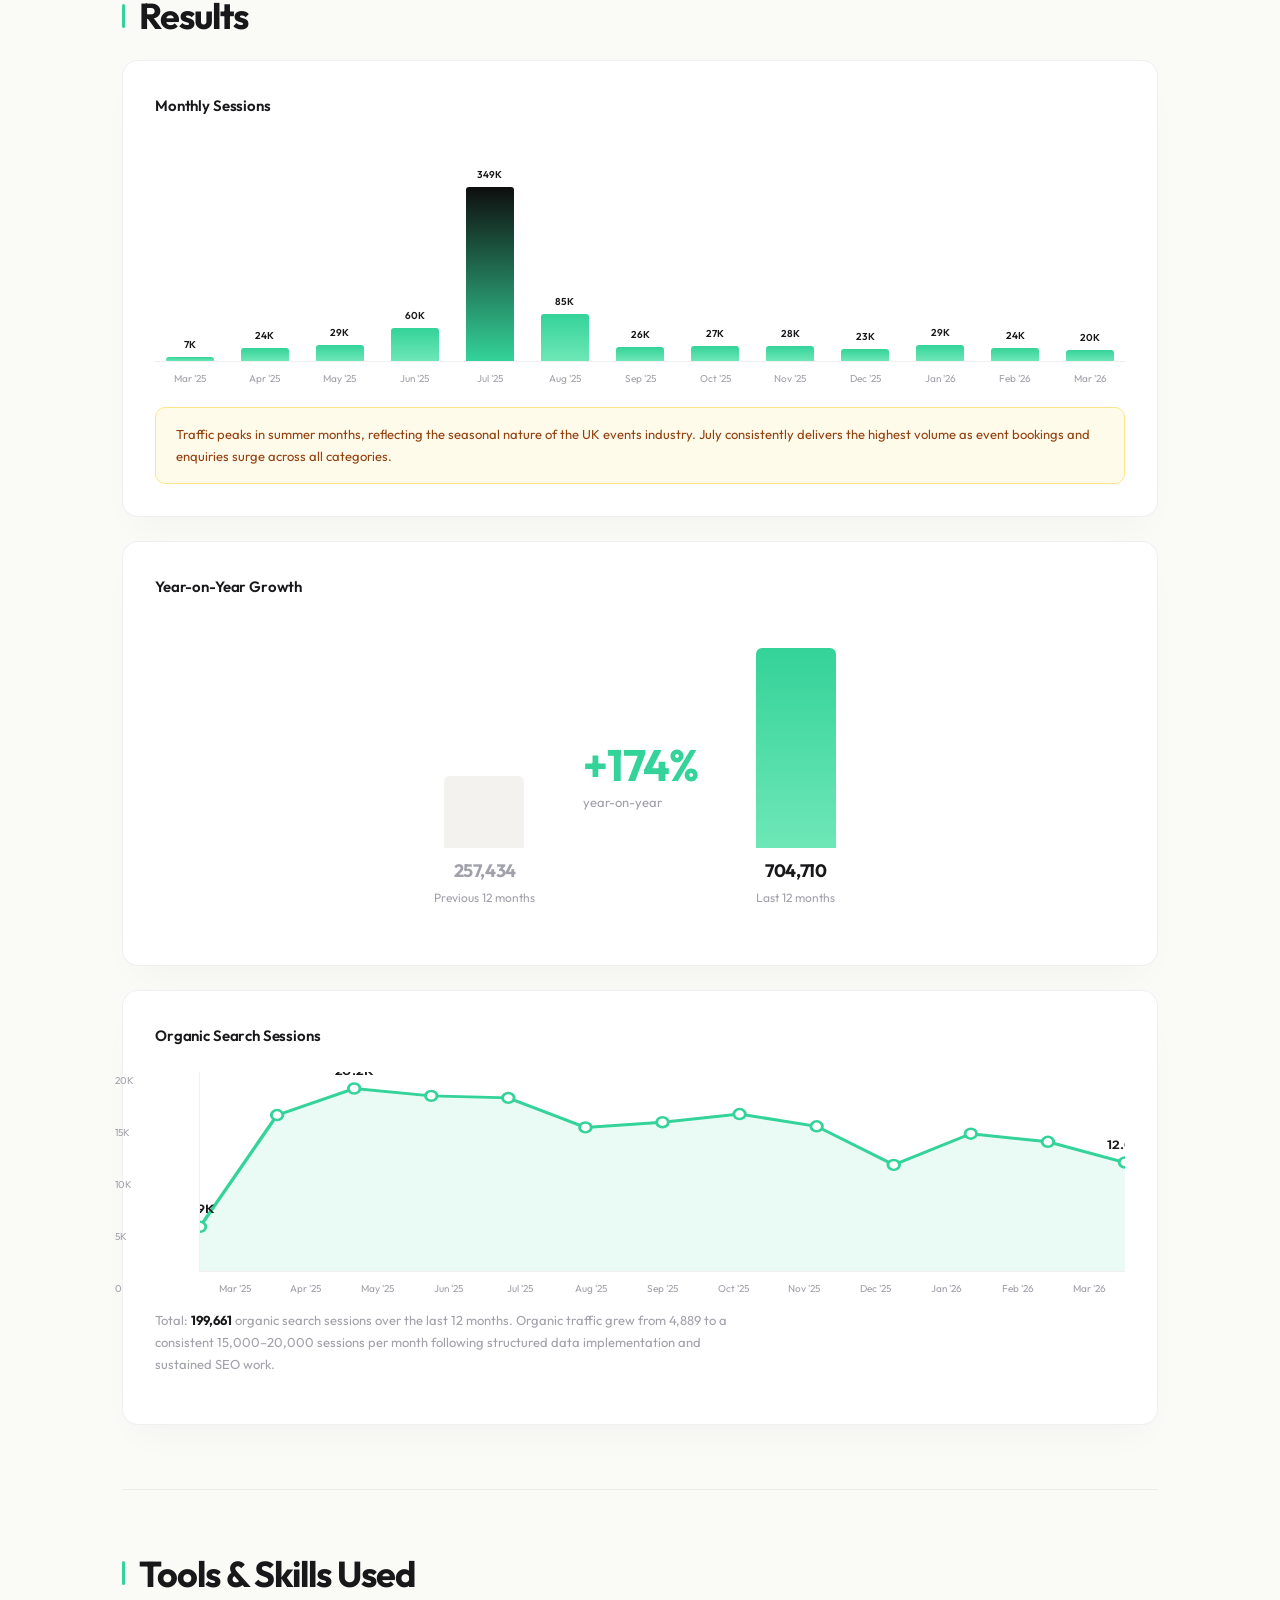
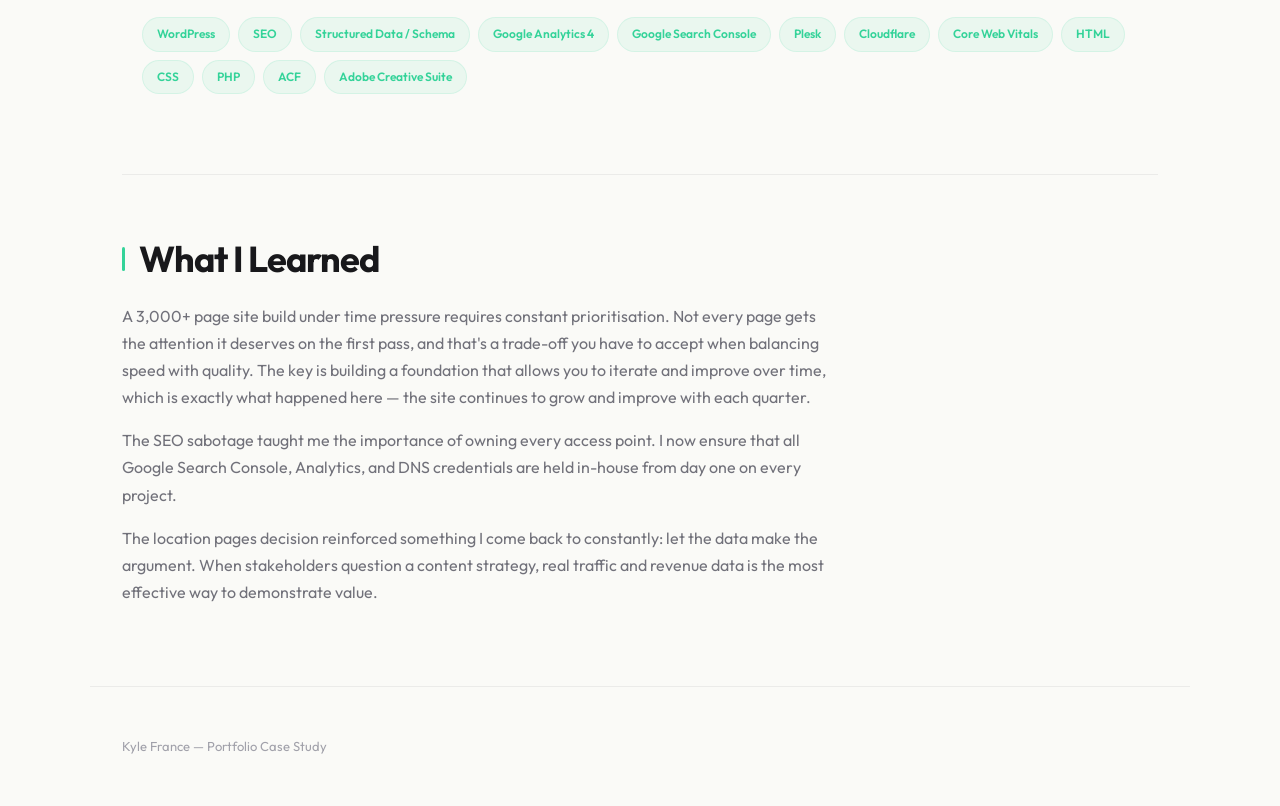
<file: case-study-eventhireuk.html>
<!DOCTYPE html>
<html lang="en">
<head>
    <meta charset="UTF-8">
    <meta name="robots" content="noindex, nofollow">
    <meta name="viewport" content="width=device-width, initial-scale=1.0">
    <title>Case Study: eventhireuk.com — Kyle France</title>
    <link rel="preconnect" href="https://fonts.googleapis.com">
    <link rel="preconnect" href="https://fonts.gstatic.com" crossorigin>
    <link href="https://fonts.googleapis.com/css2?family=Outfit:wght@400;500;600;700&display=swap" rel="stylesheet">
    <link rel="stylesheet" href="style.css">
</head>
<body>

<!-- NAV -->
<nav class="nav">
    <a href="index.html" class="nav-logo">Kyle<span>.</span></a>
    <a href="index.html" class="nav-back">
        <svg viewBox="0 0 16 16" fill="none" stroke="currentColor" stroke-width="1.5"><path d="M10 3L5 8l5 5"/></svg>
        Back to portfolio
    </a>
</nav>

<!-- HERO -->
<div class="hero-case"><div class="hero-case-inner">
    <span class="label">Case Study — Flagship Site</span>
    <h1>eventhireuk.com</h1>
    <p>Building, migrating, and growing the UK's leading events hire website</p>
</div>
</div>

<!-- METRICS -->
<div class="metrics">
    <div class="metric">
        <div class="metric-value">704,710</div>
        <div class="metric-label">Total Sessions</div>
    </div>
    <div class="metric">
        <div class="metric-value highlight">+174%</div>
        <div class="metric-label">YoY Growth</div>
    </div>
    <div class="metric">
        <div class="metric-value">201,327</div>
        <div class="metric-label">Organic Sessions</div>
    </div>
    <div class="metric">
        <div class="metric-value">3,000+</div>
        <div class="metric-label">Pages Built</div>
    </div>
    <div class="metric">
        <div class="metric-value accent">90+</div>
        <div class="metric-label">PageSpeed Score</div>
    </div>
</div>

<div class="container">

    <!-- THE BRIEF -->
    <section class="content-section reveal">
        <h2>The Brief</h2>
        <p>eventhireuk.com is the flagship website for eventhireGroup, a market-leading UK events hire company operating across four nationwide depots. The site serves both B2B and B2C customers, covering everything from furniture hire and catering equipment to refrigeration and event accessories.</p>
        <p>When I took ownership of the digital strategy, the site was managed by an external agency. The business needed full in-house control, a modern rebuild, and a long-term SEO and content strategy to drive commercial growth.</p>
    </section>

    <!-- THE CHALLENGE -->
    <section class="content-section reveal">
        <h2>The Challenge</h2>
        <p>This was not a simple redesign. The project spanned four major workstreams, each with its own complexity.</p>
        <div class="card-grid">
            <div class="card">
                <h3>Full Site Build</h3>
                <p>Built a brand new 3,000+ page WordPress website from scratch, covering hundreds of product categories, location pages, landing pages, and blog content.</p>
            </div>
            <div class="card">
                <h3>Live Migration</h3>
                <p>Migrated from the agency-built site to the new build without losing traffic, rankings, or commercial functionality.</p>
            </div>
            <div class="card">
                <h3>SEO Recovery</h3>
                <p>Recovered from SEO sabotage after the outgoing agency de-indexed key commercial pages via Google Search Console during the handover.</p>
            </div>
            <div class="card">
                <h3>Data-Driven Strategy</h3>
                <p>Used analytics data to make the case for high-value location pages that stakeholders initially questioned. These pages now drive a third of all traffic.</p>
            </div>
        </div>
    </section>

    <!-- WHAT I BUILT -->
    <section class="content-section reveal">
        <h2>What I Built</h2>
        <p><strong>Full WordPress website</strong> covering:</p>
        <ul>
            <li>Product catalogue with hundreds of items across multiple categories</li>
            <li>Location pages targeting key UK cities and regions</li>
            <li>Blog and content hub for SEO and informational queries</li>
            <li>Custom landing pages for commercial campaigns</li>
            <li>Integration with the business's existing booking and enquiry workflows</li>
        </ul>
        <p><strong>Technical infrastructure:</strong></p>
        <ul>
            <li>Plesk server management with staging and live deployment workflows</li>
            <li>Cloudflare CDN configuration, caching rules, and security setup</li>
            <li>Core Web Vitals optimisation — desktop PageSpeed scores improved from 50+ to 90+</li>
            <li>Structured data implementation (FAQ, Product, LocalBusiness, and custom service schema) across the site using ACF field structures</li>
        </ul>
    </section>

    <!-- SEO RECOVERY -->
    <section class="content-section reveal">
        <h2>The SEO Recovery</h2>
        <p>After the migration, I discovered that the previous agency had de-indexed several key commercial pages through Google Search Console. High-value pages targeting terms like "furniture hire" and "chair hire" had been removed from Google's index entirely.</p>
        <div class="timeline">
            <div class="timeline-item">
                <h3>Identified affected pages</h3>
                <p>Audited Search Console to find all de-indexed commercial pages</p>
            </div>
            <div class="timeline-item">
                <h3>Re-submitted for indexing</h3>
                <p>Submitted all affected URLs and verified crawlability</p>
            </div>
            <div class="timeline-item">
                <h3>Structured data implementation</h3>
                <p>Implemented FAQ, Product, LocalBusiness, and custom service schema across the site</p>
            </div>
            <div class="timeline-item">
                <h3>Sustained SEO strategy</h3>
                <p>Built ongoing content and optimisation programme targeting commercial keywords</p>
            </div>
            <div class="timeline-item">
                <h3>Rankings restored</h3>
                <p>First-page positions recovered over 12+ months of consistent work</p>
            </div>
        </div>
    </section>

    <!-- LOCATION PAGES -->
    <section class="content-section reveal">
        <h2>The Location Pages Decision</h2>
        <p>Location pages now drive approximately one-third of the site's total traffic. These pages target searches like "furniture hire London", "catering equipment hire Manchester", and similar location-specific commercial queries.</p>
        <div class="insight">
            <p>These pages almost didn't exist. I used Google Analytics and Search Console data to demonstrate the search demand and commercial intent behind location-based queries, making the case that these pages were essential for organic growth. The data proved the value, and the pages have since become one of the site's strongest traffic drivers.</p>
        </div>
    </section>

    <!-- RESULTS -->
    <section class="content-section reveal">
        <h2>Results</h2>

        <!-- Monthly Sessions Chart -->
        <div class="chart-container">
            <div class="chart-title">Monthly Sessions</div>
            <div class="bar-chart" id="monthly-chart"></div>
            <div id="monthly-labels" style="display:flex; gap:6px; margin-top:0;"></div>
            <div class="note">Traffic peaks in summer months, reflecting the seasonal nature of the UK events industry. July consistently delivers the highest volume as event bookings and enquiries surge across all categories.</div>
        </div>

        <!-- YoY -->
        <div class="chart-container" style="margin-top: 24px;">
            <div class="chart-title">Year-on-Year Growth</div>
            <div class="yoy-container">
                <div class="yoy-bar-group">
                    <div class="yoy-bar-wrapper">
                        <div class="yoy-bar previous"></div>
                    </div>
                    <div class="yoy-value" style="color: var(--text-muted);">257,434</div>
                    <div class="yoy-label">Previous 12 months</div>
                </div>
                <div>
                    <div class="yoy-growth">+174%</div>
                    <div class="yoy-growth-label">year-on-year</div>
                </div>
                <div class="yoy-bar-group">
                    <div class="yoy-bar-wrapper">
                        <div class="yoy-bar current"></div>
                    </div>
                    <div class="yoy-value">704,710</div>
                    <div class="yoy-label">Last 12 months</div>
                </div>
            </div>
        </div>

        <!-- Organic -->
        <div class="chart-container" style="margin-top: 24px;">
            <div class="chart-title">Organic Search Sessions</div>
            <div style="position: relative; padding-left: 44px;">
                <div class="y-axis-labels">
                    <span>20K</span>
                    <span>15K</span>
                    <span>10K</span>
                    <span>5K</span>
                    <span>0</span>
                </div>
                <div class="line-chart-container">
                    <svg class="line-chart-svg" id="organic-svg" viewBox="0 0 800 200" preserveAspectRatio="none"></svg>
                </div>
                <div class="line-chart-labels" id="organic-labels"></div>
            </div>
            <p style="font-size: 13px; color: var(--text-muted); margin-top: 12px;">Total: <strong style="color: var(--text-primary);">199,661</strong> organic search sessions over the last 12 months. Organic traffic grew from 4,889 to a consistent 15,000–20,000 sessions per month following structured data implementation and sustained SEO work.</p>
        </div>
    </section>

    <!-- TOOLS -->
    <section class="content-section reveal">
        <h2>Tools & Skills Used</h2>
        <ul class="skills-tags">
            <li>WordPress</li>
            <li>SEO</li>
            <li>Structured Data / Schema</li>
            <li>Google Analytics 4</li>
            <li>Google Search Console</li>
            <li>Plesk</li>
            <li>Cloudflare</li>
            <li>Core Web Vitals</li>
            <li>HTML</li>
            <li>CSS</li>
            <li>PHP</li>
            <li>ACF</li>
            <li>Adobe Creative Suite</li>
        </ul>
    </section>

    <!-- WHAT I LEARNED -->
    <section class="content-section reveal">
        <h2>What I Learned</h2>
        <p>A 3,000+ page site build under time pressure requires constant prioritisation. Not every page gets the attention it deserves on the first pass, and that's a trade-off you have to accept when balancing speed with quality. The key is building a foundation that allows you to iterate and improve over time, which is exactly what happened here — the site continues to grow and improve with each quarter.</p>
        <p>The SEO sabotage taught me the importance of owning every access point. I now ensure that all Google Search Console, Analytics, and DNS credentials are held in-house from day one on every project.</p>
        <p>The location pages decision reinforced something I come back to constantly: let the data make the argument. When stakeholders question a content strategy, real traffic and revenue data is the most effective way to demonstrate value.</p>
    </section>

</div>

<div class="case-footer">Kyle France — Portfolio Case Study</div>

<script>
// Monthly sessions
const monthly = [
    { month: "Mar '25", sessions: 7247 },
    { month: "Apr '25", sessions: 24264 },
    { month: "May '25", sessions: 29221 },
    { month: "Jun '25", sessions: 60292 },
    { month: "Jul '25", sessions: 348624 },
    { month: "Aug '25", sessions: 85344 },
    { month: "Sep '25", sessions: 25555 },
    { month: "Oct '25", sessions: 27226 },
    { month: "Nov '25", sessions: 27533 },
    { month: "Dec '25", sessions: 23041 },
    { month: "Jan '26", sessions: 28822 },
    { month: "Feb '26", sessions: 23519 },
    { month: "Mar '26", sessions: 19639 },
];
const maxSessions = Math.max(...monthly.map(m => m.sessions));
const chart = document.getElementById('monthly-chart');
const labels = document.getElementById('monthly-labels');
monthly.forEach(m => {
    const pct = (m.sessions / maxSessions) * 100;
    const isPeak = m.sessions === maxSessions;
    const group = document.createElement('div');
    group.className = 'bar-group';
    const val = document.createElement('div');
    val.className = 'bar-value';
    val.textContent = m.sessions >= 1000 ? Math.round(m.sessions / 1000) + 'K' : m.sessions;
    const bar = document.createElement('div');
    bar.className = 'bar' + (isPeak ? ' peak' : '');
    bar.style.height = pct + '%';
    bar.title = m.month + ': ' + m.sessions.toLocaleString() + ' sessions';
    group.appendChild(val);
    group.appendChild(bar);
    chart.appendChild(group);
    const label = document.createElement('div');
    label.className = 'bar-label';
    label.style.flex = '1';
    label.style.textAlign = 'center';
    label.textContent = m.month;
    labels.appendChild(label);
});

// Organic line chart
const organic = [4889, 17238, 20175, 19361, 19140, 15876, 16447, 17350, 15997, 11729, 15179, 14283, 11997];
const orgLabels = ["Mar '25","Apr '25","May '25","Jun '25","Jul '25","Aug '25","Sep '25","Oct '25","Nov '25","Dec '25","Jan '26","Feb '26","Mar '26"];
const maxOrg = 22000;
const svg = document.getElementById('organic-svg');
const orgLabelsDiv = document.getElementById('organic-labels');
const points = organic.map((val, i) => ({
    x: (i / (organic.length - 1)) * 800,
    y: 200 - (val / maxOrg) * 200,
    val
}));
const areaPath = `M${points[0].x},${points[0].y} ` + points.map(p => `L${p.x},${p.y}`).join(' ') + ` L800,200 L0,200 Z`;
const area = document.createElementNS('http://www.w3.org/2000/svg', 'path');
area.setAttribute('d', areaPath);
area.setAttribute('fill', 'rgba(52, 211, 153, 0.10)');
svg.appendChild(area);
const linePath = `M${points[0].x},${points[0].y} ` + points.map(p => `L${p.x},${p.y}`).join(' ');
const line = document.createElementNS('http://www.w3.org/2000/svg', 'path');
line.setAttribute('d', linePath);
line.setAttribute('fill', 'none');
line.setAttribute('stroke', '#34d399');
line.setAttribute('stroke-width', '3');
svg.appendChild(line);
points.forEach((p, i) => {
    const circle = document.createElementNS('http://www.w3.org/2000/svg', 'circle');
    circle.setAttribute('cx', p.x);
    circle.setAttribute('cy', p.y);
    circle.setAttribute('r', '5');
    circle.setAttribute('fill', '#fff');
    circle.setAttribute('stroke', '#34d399');
    circle.setAttribute('stroke-width', '2.5');
    svg.appendChild(circle);
    if (i === 0 || p.val === Math.max(...organic) || i === points.length - 1) {
        const text = document.createElementNS('http://www.w3.org/2000/svg', 'text');
        text.setAttribute('x', p.x);
        text.setAttribute('y', p.y - 14);
        text.setAttribute('text-anchor', 'middle');
        text.setAttribute('font-size', '12');
        text.setAttribute('font-weight', '600');
        text.setAttribute('fill', '#1a1a1a');
        text.textContent = (p.val / 1000).toFixed(1) + 'K';
        svg.appendChild(text);
    }
});
orgLabels.forEach(label => {
    const span = document.createElement('span');
    span.textContent = label;
    orgLabelsDiv.appendChild(span);
});

// Scroll reveal
const observer = new IntersectionObserver((entries) => {
    entries.forEach(entry => { if (entry.isIntersecting) entry.target.classList.add('visible'); });
}, { threshold: 0.1, rootMargin: '0px 0px -40px 0px' });
document.querySelectorAll('.reveal').forEach(el => observer.observe(el));
</script>

</body>
</html>
</file>
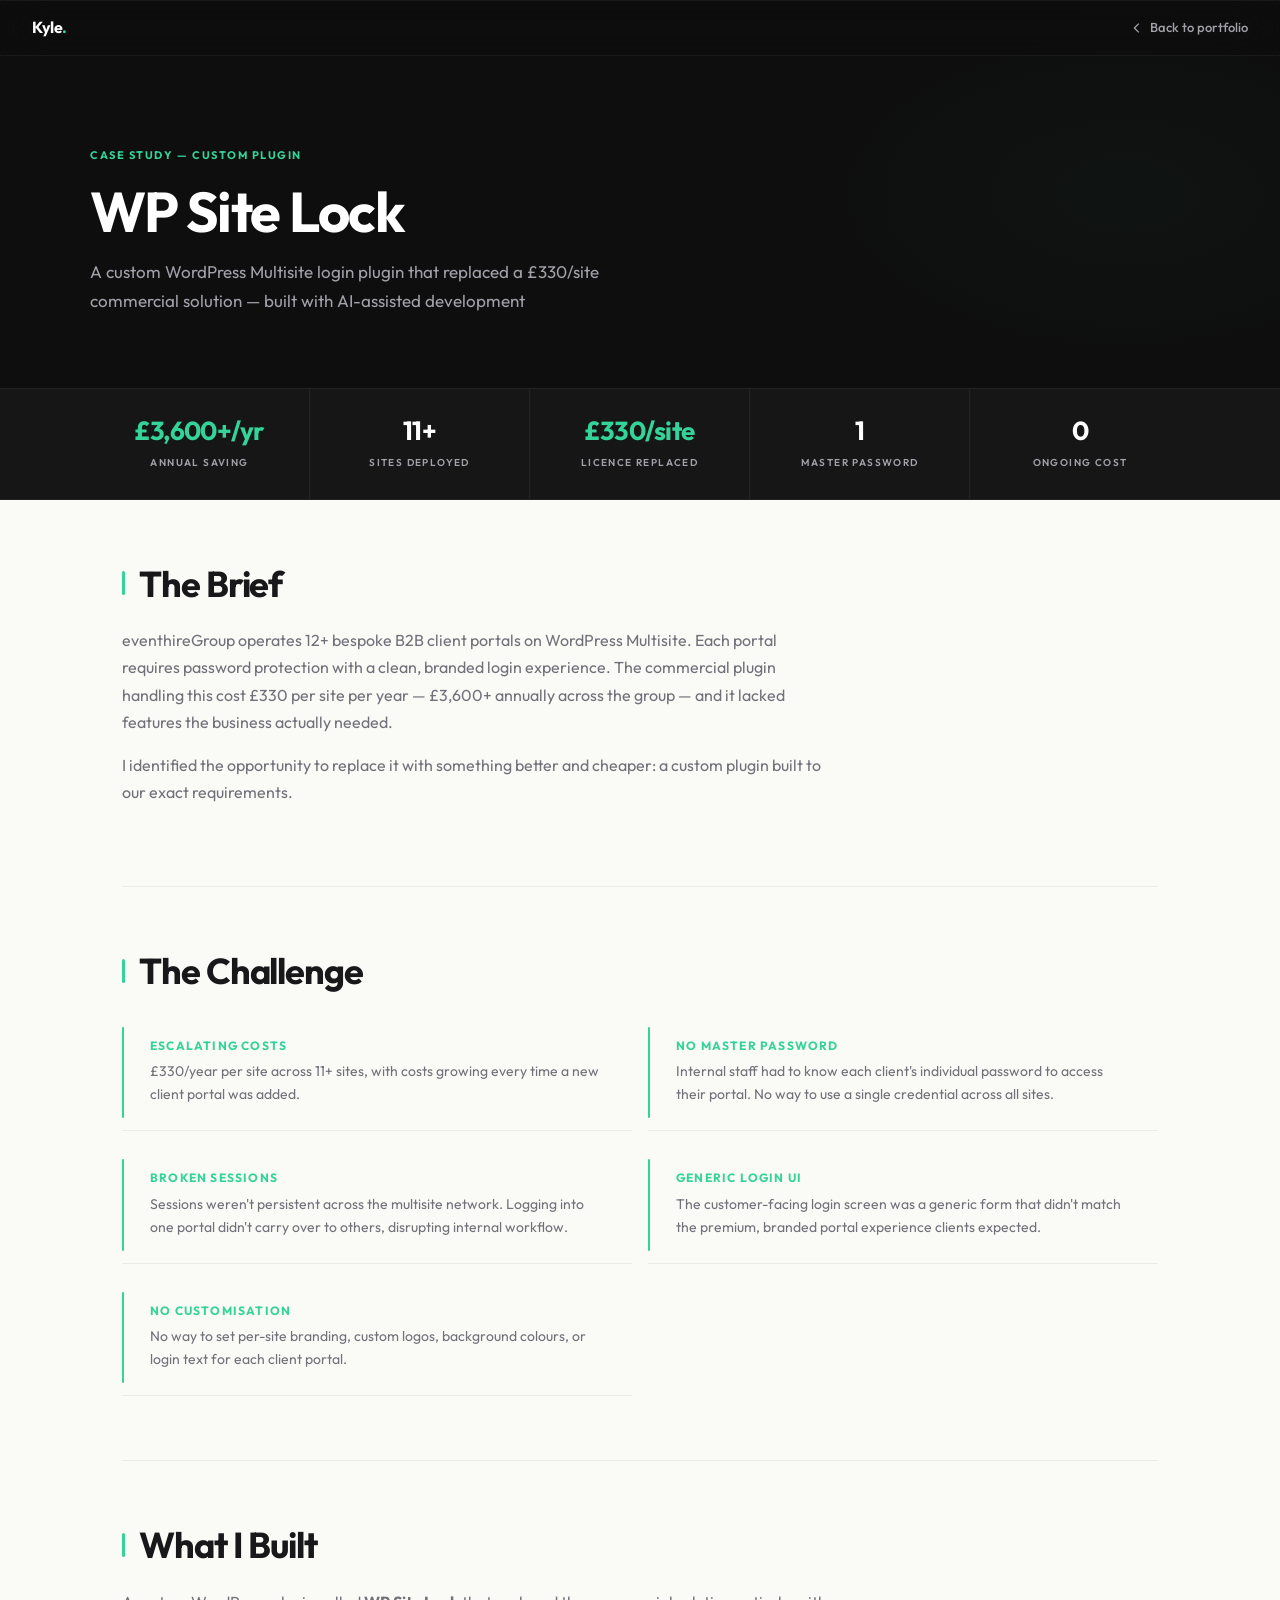
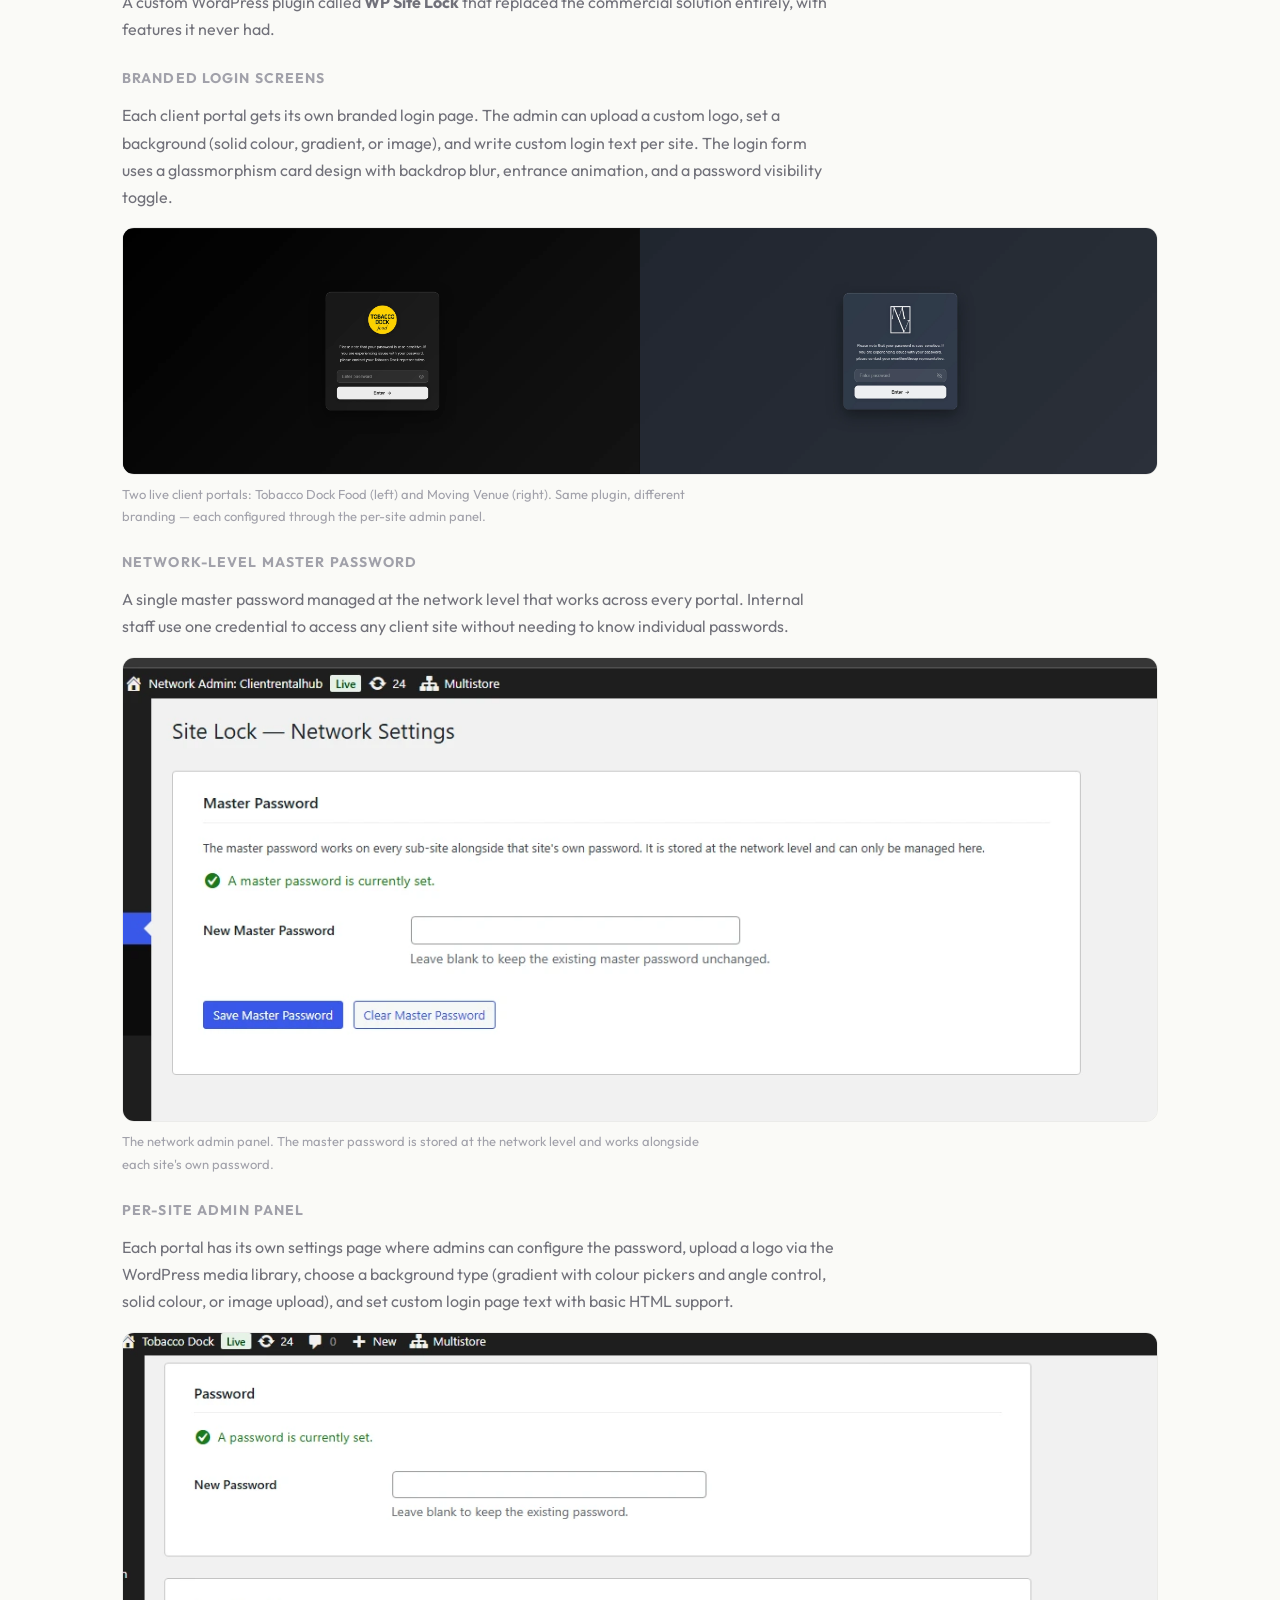
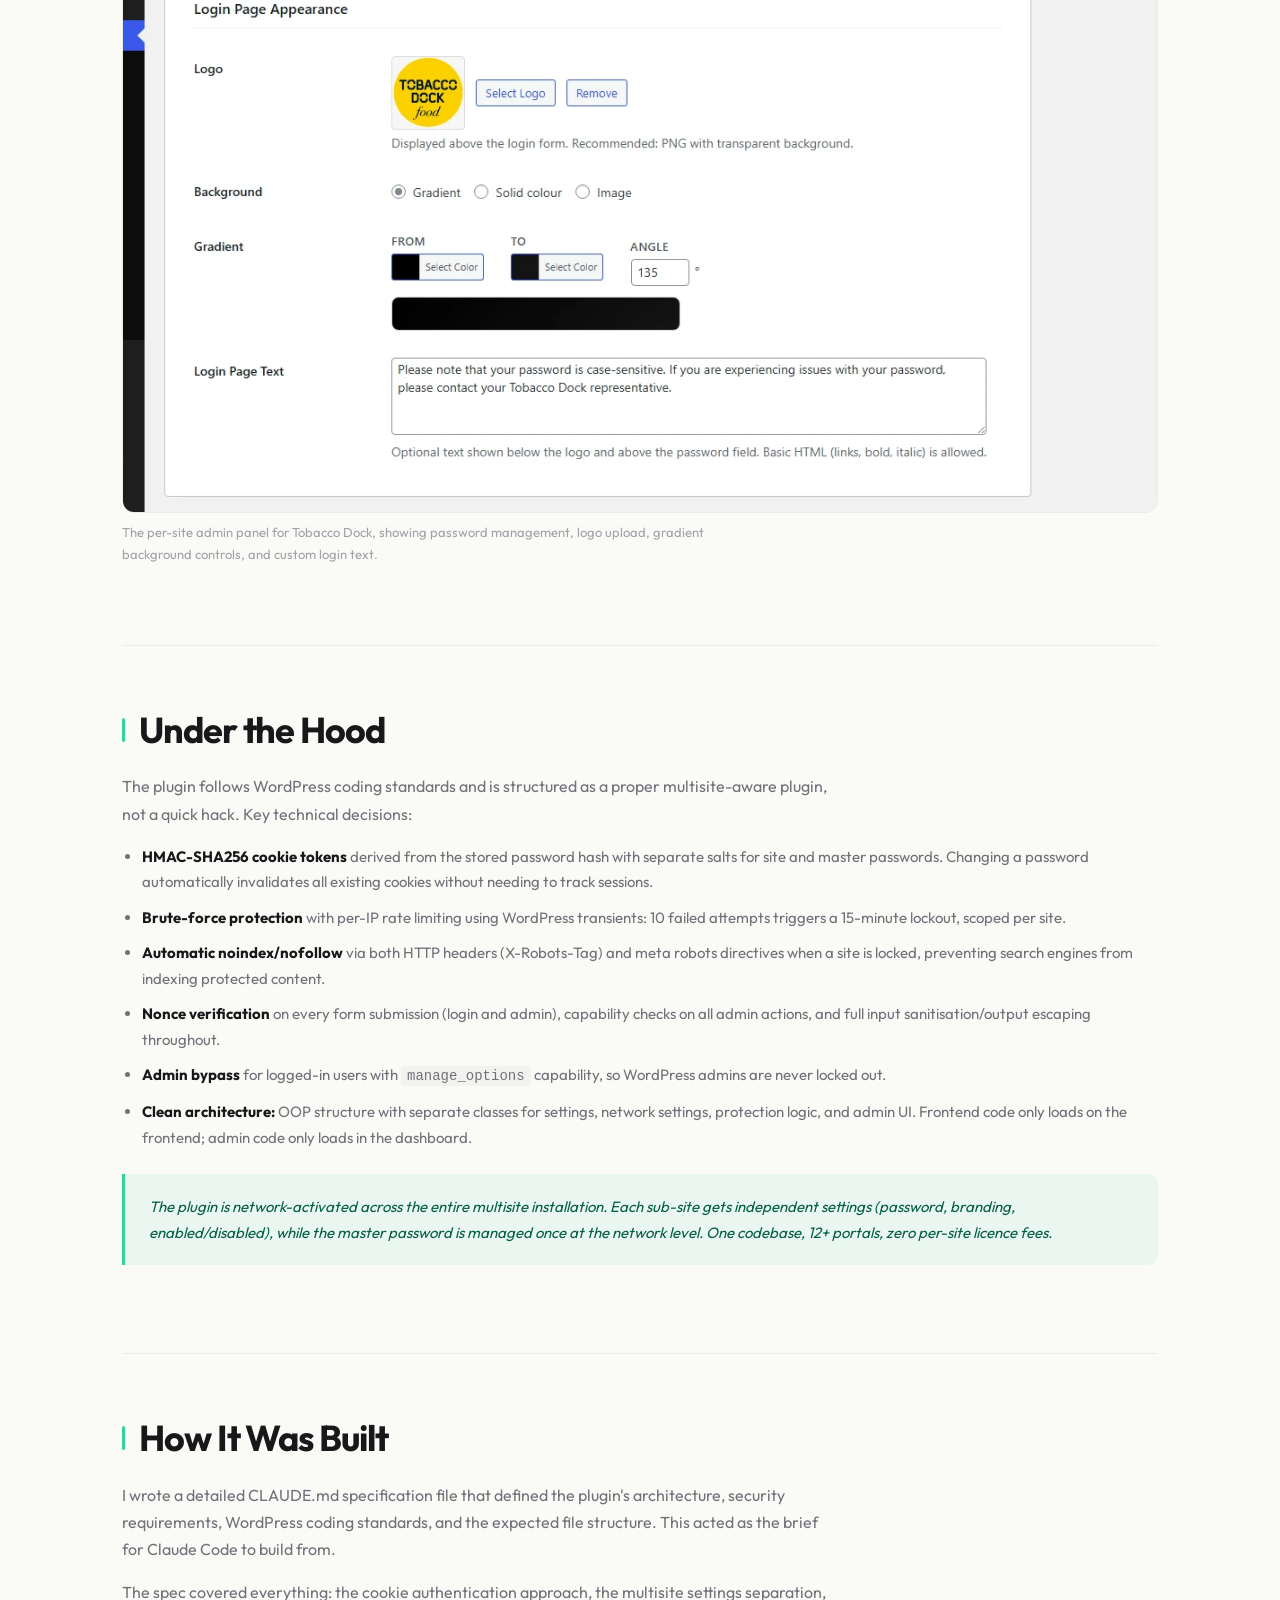
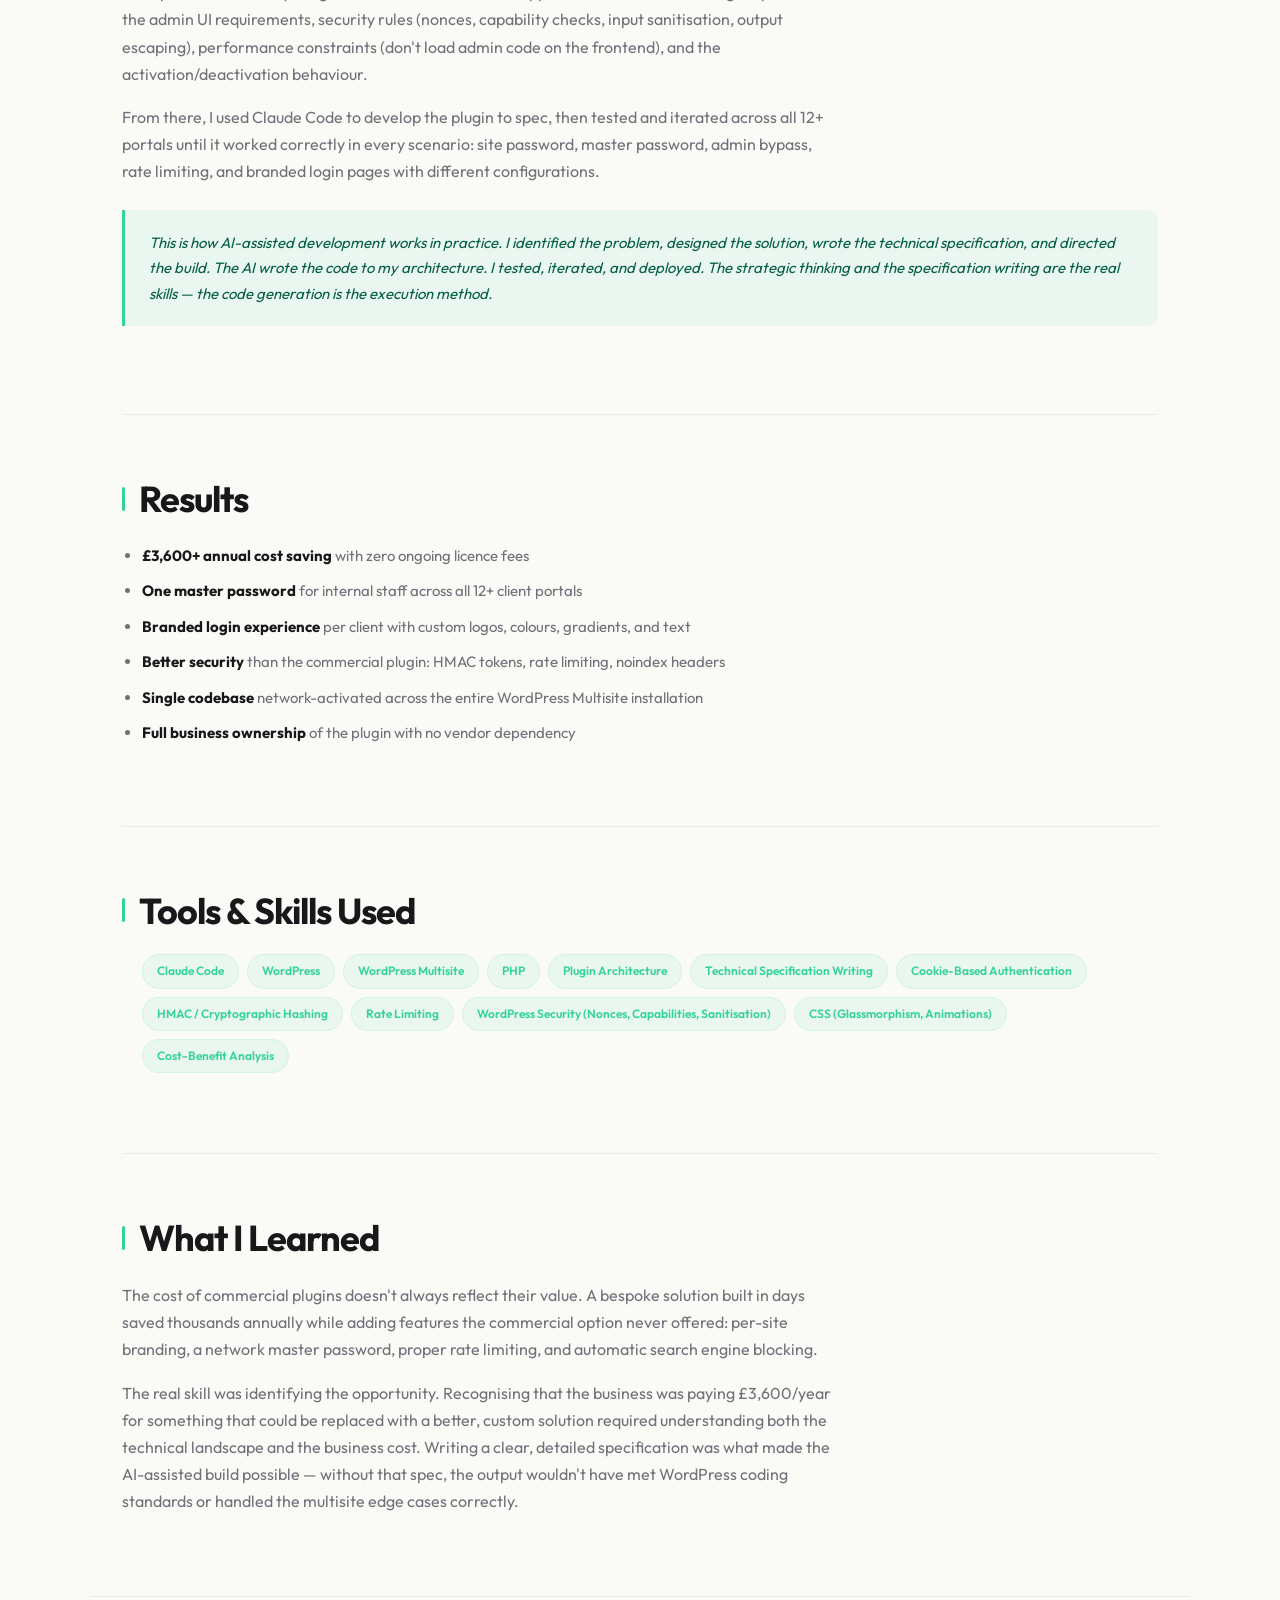
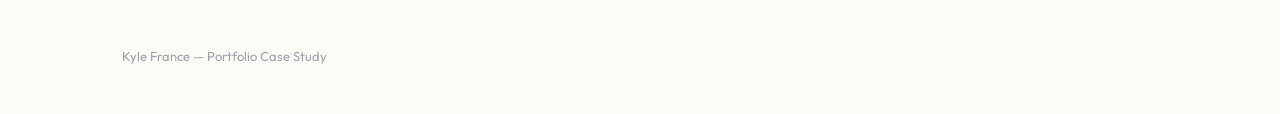
<file: case-study-login-plugin.html>
<!DOCTYPE html>
<html lang="en">
<head>
    <meta charset="UTF-8">
    <meta name="robots" content="noindex, nofollow">
    <meta name="viewport" content="width=device-width, initial-scale=1.0">
    <title>Case Study: WP Site Lock — Kyle France</title>
    <link rel="preconnect" href="https://fonts.googleapis.com">
    <link rel="preconnect" href="https://fonts.gstatic.com" crossorigin>
    <link href="https://fonts.googleapis.com/css2?family=Outfit:wght@400;500;600;700&display=swap" rel="stylesheet">
    <link rel="stylesheet" href="style.css">
</head>
<body>

<nav class="nav">
    <a href="index.html" class="nav-logo">Kyle<span>.</span></a>
    <a href="index.html" class="nav-back">
        <svg viewBox="0 0 16 16" fill="none" stroke="currentColor" stroke-width="1.5"><path d="M10 3L5 8l5 5"/></svg>
        Back to portfolio
    </a>
</nav>

<div class="hero-case"><div class="hero-case-inner">
    <span class="label">Case Study — Custom Plugin</span>
    <h1>WP Site Lock</h1>
    <p>A custom WordPress Multisite login plugin that replaced a &pound;330/site commercial solution — built with AI-assisted development</p>
</div>
</div>

<div class="metrics">
    <div class="metric">
        <div class="metric-value highlight">&pound;3,600+/yr</div>
        <div class="metric-label">Annual Saving</div>
    </div>
    <div class="metric">
        <div class="metric-value">11+</div>
        <div class="metric-label">Sites Deployed</div>
    </div>
    <div class="metric">
        <div class="metric-value accent">&pound;330/site</div>
        <div class="metric-label">Licence Replaced</div>
    </div>
    <div class="metric">
        <div class="metric-value">1</div>
        <div class="metric-label">Master Password</div>
    </div>
    <div class="metric">
        <div class="metric-value">0</div>
        <div class="metric-label">Ongoing Cost</div>
    </div>
</div>

<div class="container">

    <section class="content-section reveal">
        <h2>The Brief</h2>
        <p>eventhireGroup operates 12+ bespoke B2B client portals on WordPress Multisite. Each portal requires password protection with a clean, branded login experience. The commercial plugin handling this cost &pound;330 per site per year — &pound;3,600+ annually across the group — and it lacked features the business actually needed.</p>
        <p>I identified the opportunity to replace it with something better and cheaper: a custom plugin built to our exact requirements.</p>
    </section>

    <section class="content-section reveal">
        <h2>The Challenge</h2>
        <div class="card-grid">
            <div class="card">
                <h3>Escalating Costs</h3>
                <p>&pound;330/year per site across 11+ sites, with costs growing every time a new client portal was added.</p>
            </div>
            <div class="card">
                <h3>No Master Password</h3>
                <p>Internal staff had to know each client's individual password to access their portal. No way to use a single credential across all sites.</p>
            </div>
            <div class="card">
                <h3>Broken Sessions</h3>
                <p>Sessions weren't persistent across the multisite network. Logging into one portal didn't carry over to others, disrupting internal workflow.</p>
            </div>
            <div class="card">
                <h3>Generic Login UI</h3>
                <p>The customer-facing login screen was a generic form that didn't match the premium, branded portal experience clients expected.</p>
            </div>
            <div class="card">
                <h3>No Customisation</h3>
                <p>No way to set per-site branding, custom logos, background colours, or login text for each client portal.</p>
            </div>
        </div>
    </section>

    <section class="content-section reveal">
        <h2>What I Built</h2>
        <p>A custom WordPress plugin called <strong>WP Site Lock</strong> that replaced the commercial solution entirely, with features it never had.</p>

        <h3 style="font-size: 14px; font-weight: 700; text-transform: uppercase; letter-spacing: 0.08em; color: var(--text-muted); margin: 28px 0 16px;">Branded Login Screens</h3>
        <p>Each client portal gets its own branded login page. The admin can upload a custom logo, set a background (solid colour, gradient, or image), and write custom login text per site. The login form uses a glassmorphism card design with backdrop blur, entrance animation, and a password visibility toggle.</p>

        <div style="display: grid; grid-template-columns: 1fr 1fr; gap: 0; margin-top: 16px; border-radius: 12px; overflow: hidden; border: 1px solid var(--light-border);">
            <div style="background: #111; padding: 0; display: flex; align-items: center; justify-content: center; border-right: 1px solid var(--light-border);">
                <img src="images/site lock/Tobacco Dock Login.webp" alt="Tobacco Dock Food client portal login screen">
            </div>
            <div style="background: #1a2535; padding: 0; display: flex; align-items: center; justify-content: center;">
                <img src="images/site lock/movingvenuelogin.webp" alt="Moving Venue client portal login screen">
            </div>
        </div>
        <p style="font-size: 13px; color: var(--text-muted); margin-top: 8px;">Two live client portals: Tobacco Dock Food (left) and Moving Venue (right). Same plugin, different branding — each configured through the per-site admin panel.</p>

        <h3 style="font-size: 14px; font-weight: 700; text-transform: uppercase; letter-spacing: 0.08em; color: var(--text-muted); margin: 28px 0 16px;">Network-Level Master Password</h3>
        <p>A single master password managed at the network level that works across every portal. Internal staff use one credential to access any client site without needing to know individual passwords.</p>

        <div style="margin-top: 16px; border-radius: 12px; overflow: hidden; border: 1px solid var(--light-border);">
            <img src="images/site lock/sitelock master.webp" alt="WP Site Lock network admin - master password settings">
        </div>
        <p style="font-size: 13px; color: var(--text-muted); margin-top: 8px;">The network admin panel. The master password is stored at the network level and works alongside each site's own password.</p>

        <h3 style="font-size: 14px; font-weight: 700; text-transform: uppercase; letter-spacing: 0.08em; color: var(--text-muted); margin: 28px 0 16px;">Per-Site Admin Panel</h3>
        <p>Each portal has its own settings page where admins can configure the password, upload a logo via the WordPress media library, choose a background type (gradient with colour pickers and angle control, solid colour, or image upload), and set custom login page text with basic HTML support.</p>

        <div style="margin-top: 16px; border-radius: 12px; overflow: hidden; border: 1px solid var(--light-border);">
            <img src="images/site lock/sitelockadmin single site.webp" alt="WP Site Lock per-site admin panel">
        </div>
        <p style="font-size: 13px; color: var(--text-muted); margin-top: 8px;">The per-site admin panel for Tobacco Dock, showing password management, logo upload, gradient background controls, and custom login text.</p>
    </section>

    <section class="content-section reveal">
        <h2>Under the Hood</h2>
        <p>The plugin follows WordPress coding standards and is structured as a proper multisite-aware plugin, not a quick hack. Key technical decisions:</p>
        <ul>
            <li><strong>HMAC-SHA256 cookie tokens</strong> derived from the stored password hash with separate salts for site and master passwords. Changing a password automatically invalidates all existing cookies without needing to track sessions.</li>
            <li><strong>Brute-force protection</strong> with per-IP rate limiting using WordPress transients: 10 failed attempts triggers a 15-minute lockout, scoped per site.</li>
            <li><strong>Automatic noindex/nofollow</strong> via both HTTP headers (X-Robots-Tag) and meta robots directives when a site is locked, preventing search engines from indexing protected content.</li>
            <li><strong>Nonce verification</strong> on every form submission (login and admin), capability checks on all admin actions, and full input sanitisation/output escaping throughout.</li>
            <li><strong>Admin bypass</strong> for logged-in users with <code style="background: var(--light-surface); padding: 2px 6px; border-radius: 4px; font-size: 14px;">manage_options</code> capability, so WordPress admins are never locked out.</li>
            <li><strong>Clean architecture:</strong> OOP structure with separate classes for settings, network settings, protection logic, and admin UI. Frontend code only loads on the frontend; admin code only loads in the dashboard.</li>
        </ul>
        <div class="insight">
            <p>The plugin is network-activated across the entire multisite installation. Each sub-site gets independent settings (password, branding, enabled/disabled), while the master password is managed once at the network level. One codebase, 12+ portals, zero per-site licence fees.</p>
        </div>
    </section>

    <section class="content-section reveal">
        <h2>How It Was Built</h2>
        <p>I wrote a detailed CLAUDE.md specification file that defined the plugin's architecture, security requirements, WordPress coding standards, and the expected file structure. This acted as the brief for Claude Code to build from.</p>
        <p>The spec covered everything: the cookie authentication approach, the multisite settings separation, the admin UI requirements, security rules (nonces, capability checks, input sanitisation, output escaping), performance constraints (don't load admin code on the frontend), and the activation/deactivation behaviour.</p>
        <p>From there, I used Claude Code to develop the plugin to spec, then tested and iterated across all 12+ portals until it worked correctly in every scenario: site password, master password, admin bypass, rate limiting, and branded login pages with different configurations.</p>
        <div class="insight">
            <p>This is how AI-assisted development works in practice. I identified the problem, designed the solution, wrote the technical specification, and directed the build. The AI wrote the code to my architecture. I tested, iterated, and deployed. The strategic thinking and the specification writing are the real skills — the code generation is the execution method.</p>
        </div>
    </section>

    <section class="content-section reveal">
        <h2>Results</h2>
        <ul>
            <li><strong>&pound;3,600+ annual cost saving</strong> with zero ongoing licence fees</li>
            <li><strong>One master password</strong> for internal staff across all 12+ client portals</li>
            <li><strong>Branded login experience</strong> per client with custom logos, colours, gradients, and text</li>
            <li><strong>Better security</strong> than the commercial plugin: HMAC tokens, rate limiting, noindex headers</li>
            <li><strong>Single codebase</strong> network-activated across the entire WordPress Multisite installation</li>
            <li><strong>Full business ownership</strong> of the plugin with no vendor dependency</li>
        </ul>
    </section>

    <section class="content-section reveal">
        <h2>Tools & Skills Used</h2>
        <ul class="skills-tags">
            <li>Claude Code</li>
            <li>WordPress</li>
            <li>WordPress Multisite</li>
            <li>PHP</li>
            <li>Plugin Architecture</li>
            <li>Technical Specification Writing</li>
            <li>Cookie-Based Authentication</li>
            <li>HMAC / Cryptographic Hashing</li>
            <li>Rate Limiting</li>
            <li>WordPress Security (Nonces, Capabilities, Sanitisation)</li>
            <li>CSS (Glassmorphism, Animations)</li>
            <li>Cost-Benefit Analysis</li>
        </ul>
    </section>

    <section class="content-section reveal">
        <h2>What I Learned</h2>
        <p>The cost of commercial plugins doesn't always reflect their value. A bespoke solution built in days saved thousands annually while adding features the commercial option never offered: per-site branding, a network master password, proper rate limiting, and automatic search engine blocking.</p>
        <p>The real skill was identifying the opportunity. Recognising that the business was paying &pound;3,600/year for something that could be replaced with a better, custom solution required understanding both the technical landscape and the business cost. Writing a clear, detailed specification was what made the AI-assisted build possible — without that spec, the output wouldn't have met WordPress coding standards or handled the multisite edge cases correctly.</p>
    </section>

</div>

<div class="case-footer">Kyle France — Portfolio Case Study</div>

<script>
const observer = new IntersectionObserver((entries) => {
    entries.forEach(entry => { if (entry.isIntersecting) entry.target.classList.add('visible'); });
}, { threshold: 0.1, rootMargin: '0px 0px -40px 0px' });
document.querySelectorAll('.reveal').forEach(el => observer.observe(el));
</script>

</body>
</html>
</file>
<file: style.css>
/* ═══════════════════════════════════════════════════════════
   Kyle France — Portfolio
   SKILL.md Compliant Design System
   DESIGN_VARIANCE: 8 | MOTION_INTENSITY: 6 | VISUAL_DENSITY: 4
   ═══════════════════════════════════════════════════════════ */

/* ── VARIABLES ── */
:root {
    --dark:           #0e0e0e;
    --dark-elevated:  #161616;
    --dark-surface:   #1c1c1c;
    --dark-border:    rgba(255,255,255,0.06);

    --light:          #fafaf7;
    --light-elevated: #ffffff;
    --light-surface:  #f3f2ef;
    --light-border:   rgba(0,0,0,0.06);

    --accent:         #34d399;
    --accent-light:   #6ee7b7;
    --accent-subtle:  rgba(52,211,153,0.08);

    --green:          #34d399;
    --green-subtle:   rgba(52,211,153,0.08);

    --text-primary:   #18181b;
    --text-secondary: #71717a;
    --text-on-dark:   #e4e4e7;
    --text-muted:     #a1a1aa;

    --font: 'Outfit', -apple-system, BlinkMacSystemFont, 'Segoe UI', sans-serif;

    --section-gap:    120px;
    --container:      1100px;
    --ease:           cubic-bezier(0.16, 1, 0.3, 1);
}

/* ── RESET ── */
*, *::before, *::after { box-sizing: border-box; margin: 0; padding: 0; }

html {
    scroll-behavior: smooth;
    -webkit-font-smoothing: antialiased;
    -moz-osx-font-smoothing: grayscale;
}

body {
    font-family: var(--font);
    color: var(--text-primary);
    background: var(--light);
    line-height: 1.7;
    font-size: 16px;
    overflow-x: hidden;
}

img { max-width: 100%; height: auto; display: block; }
a { color: inherit; text-decoration: none; }
ul { list-style: none; padding: 0; }

/* ── CONTAINER ── */
.container {
    max-width: var(--container);
    margin: 0 auto;
    padding: 0 32px;
}

/* ── TYPOGRAPHY ── */
h1, h2, h3, h4, h5 {
    font-family: var(--font);
    font-weight: 700;
    line-height: 1.1;
    letter-spacing: -0.03em;
}

h1 { font-size: clamp(36px, 5vw, 56px); }
h2 { font-size: clamp(26px, 3vw, 36px); color: var(--text-primary); }
h3 { font-size: 18px; font-weight: 600; letter-spacing: -0.01em; }

p {
    color: var(--text-secondary);
    max-width: 65ch;
    line-height: 1.7;
}

.label {
    font-size: 11px;
    font-weight: 700;
    letter-spacing: 0.14em;
    text-transform: uppercase;
    color: var(--accent);
    display: inline-block;
    margin-bottom: 16px;
}

/* ── NAVIGATION ── */
.nav {
    position: fixed;
    top: 0;
    left: 0;
    right: 0;
    z-index: 100;
    padding: 0 32px;
    height: 56px;
    display: flex;
    align-items: center;
    justify-content: space-between;
    background: rgba(14,14,14,0.7);
    backdrop-filter: blur(24px) saturate(180%);
    -webkit-backdrop-filter: blur(24px) saturate(180%);
    border-bottom: 1px solid var(--dark-border);
    /* Liquid Glass inner refraction */
    box-shadow: inset 0 1px 0 rgba(255,255,255,0.06);
}

.nav-logo {
    font-size: 16px;
    color: #fff;
    font-weight: 700;
    letter-spacing: -0.03em;
}

.nav-logo span { color: var(--accent); }

.nav-links {
    display: flex;
    gap: 28px;
    align-items: center;
}

.nav-links a {
    font-size: 13px;
    color: var(--text-muted);
    font-weight: 500;
    transition: color 0.3s var(--ease);
}

.nav-links a:hover,
.nav-links a:focus-visible { color: #fff; }

.nav-back {
    font-size: 13px;
    color: var(--text-muted);
    display: flex;
    align-items: center;
    gap: 6px;
    font-weight: 500;
    transition: color 0.3s var(--ease);
}

.nav-back:hover,
.nav-back:focus-visible { color: #fff; }

.nav-back svg {
    width: 14px;
    height: 14px;
    transition: transform 0.3s var(--ease);
}

.nav-back:hover svg { transform: translateX(-3px); }

/* ── HERO — HOME ── */
.hero {
    display: grid;
    grid-template-columns: 1fr;
    padding: 160px 32px 0;
    background: var(--dark);
    position: relative;
    overflow: hidden;
}

/* Dot grid pattern — sits above the bg image */
.hero::before {
    content: '';
    position: absolute;
    inset: 0;
    background-image: radial-gradient(circle, rgba(52,211,153,0.10) 1px, transparent 1px);
    background-size: 32px 32px;
    mask-image: radial-gradient(ellipse 60% 70% at 70% 50%, black 0%, transparent 65%);
    -webkit-mask-image: radial-gradient(ellipse 60% 70% at 70% 50%, black 0%, transparent 65%);
    pointer-events: none;
    z-index: 2;
}

/* Gradient glow */
.hero::after {
    content: '';
    position: absolute;
    top: 10%;
    right: -5%;
    width: 500px;
    height: 500px;
    background: radial-gradient(circle, rgba(52,211,153,0.06) 0%, transparent 60%);
    pointer-events: none;
    animation: hero-glow 8s ease-in-out infinite alternate;
    z-index: 2;
}

@keyframes hero-glow {
    0% { transform: translate(0, 0) scale(1); opacity: 1; }
    100% { transform: translate(-15px, 15px) scale(1.05); opacity: 0.6; }
}

.hero-inner {
    max-width: var(--container);
    width: 100%;
    margin: 0 auto;
    position: relative;
    z-index: 3;
    display: grid;
    grid-template-columns: 1fr;
    gap: 64px;
    align-items: end;
}

.hero-text {
    max-width: 620px;
    padding-bottom: 80px;
}

/* ── HERO BG IMAGE ── */
.hero-bg-image {
    position: absolute;
    right: max(0px, calc((100% - 1100px) / 2 - 60px));
    bottom: 0;
    z-index: 1;
    pointer-events: none;
}

.hero-bg-image img {
    display: block;
    width: 924px;
    height: auto;
    opacity: 0.2;
    mask-image: linear-gradient(to left, black 50%, transparent 100%);
    -webkit-mask-image: linear-gradient(to left, black 50%, transparent 100%);
}

.hero h1 {
    color: #fff;
    margin-bottom: 16px;
    font-weight: 700;
    max-width: 600px;
}

.hero .subtitle {
    font-size: clamp(16px, 2vw, 19px);
    color: var(--accent);
    font-weight: 500;
    margin-bottom: 28px;
    letter-spacing: 0;
}

.hero .intro {
    font-size: 16px;
    color: var(--text-muted);
    max-width: 520px;
    margin-bottom: 48px;
    line-height: 1.75;
}

.hero-contact {
    display: flex;
    flex-wrap: wrap;
    gap: 20px;
    align-items: center;
}

.hero-contact a {
    color: var(--text-muted);
    font-size: 13px;
    font-weight: 500;
    transition: color 0.3s var(--ease);
    padding: 6px 0;
}

.hero-contact a:hover,
.hero-contact a:focus-visible { color: var(--accent); }

.hero-contact .sep {
    color: rgba(255,255,255,0.12);
    font-size: 12px;
    user-select: none;
}

/* ── HERO PILLARS ── */
.hero-pillars {
    display: flex;
    flex-wrap: wrap;
    gap: 12px;
    margin-bottom: 40px;
}

.hero-pillar {
    display: flex;
    align-items: center;
    gap: 8px;
    background: rgba(255,255,255,0.04);
    border: 1px solid rgba(255,255,255,0.08);
    border-radius: 100px;
    padding: 8px 16px 8px 10px;
    font-size: 13px;
    font-weight: 500;
    color: var(--text-on-dark);
    letter-spacing: -0.01em;
    transition: border-color 0.3s var(--ease), background 0.3s var(--ease);
}

.hero-pillar:hover {
    border-color: rgba(52,211,153,0.2);
    background: rgba(52,211,153,0.06);
}

.hero-pillar-icon {
    width: 18px;
    height: 18px;
    color: var(--green);
    flex-shrink: 0;
}

.hero-pillar-icon svg {
    width: 100%;
    height: 100%;
}

/* ── HERO — CASE STUDY (Left-Aligned) ── */
.hero-case {
    padding: 140px 32px 72px;
    background: var(--dark);
    position: relative;
    overflow: hidden;
}

.hero-case::before {
    content: '';
    position: absolute;
    top: 0;
    right: 0;
    width: 40%;
    height: 100%;
    background: radial-gradient(ellipse at 70% 50%, rgba(52,211,153,0.03) 0%, transparent 60%);
    pointer-events: none;
}

.hero-case-inner {
    max-width: var(--container);
    margin: 0 auto;
    position: relative;
}

.hero-case-inner h1 {
    color: #fff;
    margin-bottom: 16px;
    max-width: 640px;
}

.hero-case-inner p {
    font-size: 17px;
    color: var(--text-muted);
    max-width: 520px;
}

.hero-case-inner .label { position: relative; }

/* ── METRICS BANNER ── */
.metrics {
    background: var(--dark-elevated);
    border-top: 1px solid var(--dark-border);
    border-bottom: 1px solid var(--dark-border);
    display: flex;
    justify-content: center;
    flex-wrap: wrap;
}

.metric {
    flex: 1 1 160px;
    max-width: 220px;
    text-align: center;
    padding: 28px 20px;
    border-right: 1px solid var(--dark-border);
}

.metric:last-child { border-right: none; }

.metric-value {
    font-size: 26px;
    font-weight: 700;
    color: #fff;
    line-height: 1.1;
    letter-spacing: -0.02em;
}

.metric-value.highlight { color: var(--green); }
.metric-value.accent { color: var(--accent); }

.metric-label {
    font-size: 10px;
    font-weight: 600;
    text-transform: uppercase;
    letter-spacing: 0.14em;
    color: var(--text-muted);
    margin-top: 8px;
}

/* ── SECTIONS ── */
.section {
    padding: var(--section-gap) 0;
}

.section-divider {
    border: none;
    border-top: 1px solid var(--light-border);
    margin: 0;
}

.section-header {
    margin-bottom: 56px;
    max-width: 520px;
}

.section-header p { margin-top: 16px; }

/* ── CONTENT SECTIONS (CASE STUDIES) ── */
.content-section {
    padding: 64px 0;
    border-bottom: 1px solid var(--light-border);
}

.content-section:last-of-type { border-bottom: none; }

.content-section h2 {
    margin-bottom: 24px;
    display: flex;
    align-items: center;
    gap: 14px;
}

.content-section h2::before {
    content: '';
    display: block;
    width: 3px;
    height: 24px;
    background: var(--accent);
    border-radius: 2px;
    flex-shrink: 0;
}

.content-section p { margin-bottom: 16px; }

.content-section ul {
    padding-left: 20px;
    list-style: disc;
    margin-bottom: 16px;
}

.content-section li {
    font-size: 15px;
    color: var(--text-secondary);
    margin-bottom: 10px;
    line-height: 1.7;
}

.content-section li strong { color: var(--text-primary); }

/* ── BENTO GRID ── */
.bento {
    display: grid;
    grid-template-columns: repeat(6, 1fr);
    gap: 16px;
}

/* Large card: full width */
.bento-large {
    grid-column: 1 / -1;
}

/* Medium cards: 3 cols each */
.bento-medium {
    grid-column: span 3;
}

/* Small cards: 2 cols each (3 per row) */
.bento-card:not(.bento-large):not(.bento-medium) {
    grid-column: span 2;
}

/* ── BENTO CARD ── */
.bento-card {
    background: var(--dark);
    border-radius: 16px;
    display: flex;
    flex-direction: column;
    position: relative;
    overflow: hidden;
    transition: transform 0.5s var(--ease), box-shadow 0.5s var(--ease);
    border: 1px solid var(--dark-border);
}

.bento-card::before {
    content: '';
    position: absolute;
    inset: 0;
    background: radial-gradient(circle at 100% 0%, rgba(52,211,153,0.06) 0%, transparent 50%);
    opacity: 0;
    transition: opacity 0.5s var(--ease);
    pointer-events: none;
    z-index: 1;
}

.bento-card:hover {
    transform: translateY(-4px);
    box-shadow: 0 20px 48px -16px rgba(0,0,0,0.3), 0 0 0 1px rgba(52,211,153,0.1);
}

.bento-card:hover::before { opacity: 1; }

.bento-card:focus-visible {
    outline: 2px solid var(--accent);
    outline-offset: 2px;
}

.bento-card:active {
    transform: translateY(-1px) scale(0.995);
}

/* Card inner content area */
.bento-card-content {
    padding: 28px;
    flex: 1;
    display: flex;
    flex-direction: column;
    position: relative;
    z-index: 2;
}

/* Image thumbnail — top of card (medium/small cards) */
.bento-thumb-top {
    width: 100%;
    height: 160px;
    overflow: hidden;
    border-bottom: 1px solid var(--dark-border);
    position: relative;
}

.bento-thumb-top img {
    width: 100%;
    height: 100%;
    object-fit: cover;
    object-position: center top;
    transition: transform 0.6s var(--ease);
}

.bento-card:hover .bento-thumb-top img {
    transform: scale(1.04);
}

.bento-thumb-sm { height: 130px; }

/* Image thumbnail — right side of featured card */
.bento-large {
    grid-column: 1 / -1;
    flex-direction: row;
}

.bento-large .bento-card-content {
    flex: 1;
    padding: 32px;
}

.bento-thumb {
    width: 380px;
    flex-shrink: 0;
    overflow: hidden;
    border-left: 1px solid var(--dark-border);
    display: flex;
    align-items: center;
    justify-content: center;
    background: var(--dark-elevated);
    padding: 20px;
}

.bento-thumb img {
    width: 100%;
    height: auto;
    border-radius: 8px;
    transition: transform 0.6s var(--ease);
}

.bento-card:hover .bento-thumb img {
    transform: scale(1.03);
}

/* Stat */
.bento-stat {
    font-size: 40px;
    font-weight: 700;
    color: var(--green);
    line-height: 1;
    letter-spacing: -0.04em;
    margin-bottom: 16px;
}

.bento-large .bento-stat {
    font-size: 56px;
    margin-bottom: 20px;
}

/* Content */
.bento-content {
    flex: 1;
}

.bento-label {
    font-size: 10px;
    font-weight: 700;
    letter-spacing: 0.14em;
    text-transform: uppercase;
    color: var(--text-muted);
    display: inline-block;
    margin-bottom: 8px;
}

.bento-card h3 {
    font-size: 18px;
    font-weight: 700;
    color: #fff;
    margin-bottom: 8px;
    letter-spacing: -0.02em;
}

.bento-large h3 {
    font-size: 24px;
}

.bento-card p {
    font-size: 14px;
    color: var(--text-muted);
    margin: 0;
    line-height: 1.7;
    max-width: 440px;
}

/* Tags */
.bento-tags {
    display: flex;
    flex-wrap: wrap;
    gap: 6px;
    margin-top: 16px;
}

.tag {
    font-size: 11px;
    font-weight: 600;
    color: var(--accent);
    background: rgba(52,211,153,0.08);
    padding: 4px 10px;
    border-radius: 100px;
    border: 1px solid rgba(52,211,153,0.12);
    white-space: nowrap;
}

/* Arrow icon */
.bento-arrow {
    position: absolute;
    top: 24px;
    right: 24px;
    width: 20px;
    height: 20px;
    color: var(--text-muted);
    opacity: 0;
    transform: translate(-4px, 4px);
    transition: opacity 0.4s var(--ease), transform 0.4s var(--ease);
    z-index: 3;
}

.bento-card:hover .bento-arrow {
    opacity: 1;
    transform: translate(0, 0);
}

.bento-arrow svg {
    width: 100%;
    height: 100%;
}

/* ── CHALLENGE / FEATURE CARDS ── */
.card-grid {
    display: grid;
    grid-template-columns: repeat(2, 1fr);
    gap: 16px;
    margin-top: 24px;
}

.card {
    padding: 24px 24px 24px 28px;
    position: relative;
    border-bottom: 1px solid var(--light-border);
    transition: background 0.3s var(--ease);
}

.card::before {
    content: '';
    position: absolute;
    left: 0;
    top: 12px;
    bottom: 12px;
    width: 2px;
    background: var(--accent);
    border-radius: 1px;
}

.card:hover {
    background: rgba(52,211,153,0.02);
}

.card h3 {
    font-size: 12px;
    font-weight: 700;
    text-transform: uppercase;
    letter-spacing: 0.1em;
    color: var(--accent);
    margin-bottom: 8px;
}

.card p {
    font-size: 14px;
    color: var(--text-secondary);
    margin: 0;
    max-width: none;
    line-height: 1.65;
}

/* ── RESULT CARDS ── */
.result-card {
    padding: 24px 24px 24px 28px;
    position: relative;
    border-bottom: 1px solid var(--light-border);
}

.result-card::before {
    content: '';
    position: absolute;
    left: 0;
    top: 12px;
    bottom: 12px;
    width: 2px;
    background: var(--green);
    border-radius: 1px;
}

.result-card p {
    font-size: 14px;
    color: var(--text-secondary);
    margin: 0;
    max-width: none;
}

.result-card strong { color: var(--text-primary); }

/* ── APPROACH BOX ── */
.approach-box {
    background: var(--light-elevated);
    border: 1px solid var(--light-border);
    border-radius: 16px;
    padding: 40px;
    margin-top: 32px;
    position: relative;
    overflow: hidden;
    /* Diffusion shadow */
    box-shadow: 0 20px 40px -15px rgba(24,24,27,0.04);
}

.approach-box::before {
    content: '';
    position: absolute;
    left: 0;
    top: 0;
    bottom: 0;
    width: 3px;
    background: var(--accent);
}

.approach-box h3 {
    font-size: 20px;
    color: var(--text-primary);
    margin-bottom: 16px;
    letter-spacing: -0.02em;
}

.approach-box p {
    font-size: 15px;
    color: var(--text-secondary);
    max-width: none;
    margin: 0;
    line-height: 1.8;
}

/* ── INSIGHT / BLOCKQUOTE ── */
.insight {
    background: var(--green-subtle);
    border-left: 3px solid var(--green);
    padding: 20px 24px;
    border-radius: 0 10px 10px 0;
    margin: 24px 0;
}

.insight p {
    font-size: 15px;
    color: #065f46;
    font-style: italic;
    margin: 0;
    max-width: none;
    line-height: 1.7;
}

/* ── NOTE ── */
.note {
    background: #fffbeb;
    border: 1px solid #fde68a;
    border-radius: 10px;
    padding: 16px 20px;
    font-size: 13px;
    color: #92400e;
    margin-top: 20px;
    line-height: 1.65;
}

/* ── SKILLS SECTION ── */
.skills-columns {
    display: grid;
    grid-template-columns: repeat(auto-fit, minmax(220px, 1fr));
    gap: 48px;
    margin-top: 40px;
}

.skill-group h3 {
    font-size: 11px;
    font-weight: 700;
    text-transform: uppercase;
    letter-spacing: 0.14em;
    color: var(--accent);
    margin-bottom: 16px;
    padding-bottom: 12px;
    border-bottom: 1px solid var(--light-border);
}

.skill-group li {
    font-size: 14px;
    color: var(--text-secondary);
    padding: 5px 0;
    list-style: none;
}

/* ── SKILLS TAGS (CASE STUDIES) ── */
.skills-tags {
    display: flex;
    flex-wrap: wrap;
    gap: 8px;
}

.skills-tags li {
    background: var(--accent-subtle);
    color: var(--accent);
    font-size: 12px;
    font-weight: 600;
    padding: 6px 14px;
    border-radius: 100px;
    border: 1px solid rgba(52,211,153,0.12);
    list-style: none;
    margin: 0;
}

/* ── TIMELINE ── */
.timeline {
    position: relative;
    padding-left: 32px;
    margin-top: 24px;
}

.timeline::before {
    content: '';
    position: absolute;
    left: 5px;
    top: 6px;
    bottom: 6px;
    width: 1px;
    background: var(--accent);
    border-radius: 1px;
}

.timeline-item {
    position: relative;
    margin-bottom: 28px;
}

.timeline-item:last-child { margin-bottom: 0; }

.timeline-item::before {
    content: '';
    position: absolute;
    left: -32px;
    top: 7px;
    width: 10px;
    height: 10px;
    background: var(--accent);
    border-radius: 50%;
    border: 3px solid var(--light);
    box-shadow: 0 0 0 1px var(--accent);
}

.timeline-item h3 {
    font-size: 15px;
    font-weight: 600;
    color: var(--text-primary);
    margin-bottom: 4px;
}

.timeline-item p {
    font-size: 14px;
    color: var(--text-secondary);
    margin: 0;
}

/* ── CHARTS ── */
.chart-container {
    background: var(--light-elevated);
    border: 1px solid var(--light-border);
    border-radius: 16px;
    padding: 32px;
    margin-top: 24px;
    box-shadow: 0 20px 40px -15px rgba(24,24,27,0.04);
}

.chart-title {
    font-size: 15px;
    font-weight: 600;
    color: var(--text-primary);
    margin-bottom: 24px;
    letter-spacing: -0.01em;
}

.bar-chart {
    display: flex;
    align-items: flex-end;
    gap: 6px;
    height: 220px;
    padding-top: 24px;
    border-bottom: 1px solid var(--light-border);
}

.bar-group {
    flex: 1;
    display: flex;
    flex-direction: column;
    align-items: center;
    height: 100%;
    justify-content: flex-end;
}

.bar {
    width: 100%;
    max-width: 48px;
    background: linear-gradient(180deg, var(--accent) 0%, var(--accent-light) 100%);
    border-radius: 3px 3px 0 0;
    min-height: 2px;
    transition: opacity 0.3s var(--ease);
}

.bar.peak {
    background: linear-gradient(180deg, var(--dark) 0%, var(--accent) 100%);
}

.bar:hover { opacity: 0.75; }

.bar-value {
    font-size: 10px;
    font-weight: 600;
    color: var(--text-primary);
    margin-bottom: 4px;
    white-space: nowrap;
}

.bar-label {
    font-size: 10px;
    color: var(--text-muted);
    margin-top: 8px;
    text-align: center;
}

.yoy-container {
    display: flex;
    align-items: center;
    gap: 48px;
    justify-content: center;
    padding: 24px 0;
}

.yoy-bar-group { text-align: center; }

.yoy-bar-wrapper {
    height: 200px;
    width: 100px;
    display: flex;
    align-items: flex-end;
    justify-content: center;
}

.yoy-bar {
    width: 80px;
    border-radius: 6px 6px 0 0;
}

.yoy-bar.previous { background: var(--light-surface); height: 36%; }
.yoy-bar.current { background: linear-gradient(180deg, var(--accent) 0%, var(--accent-light) 100%); height: 100%; }

.yoy-value {
    font-size: 18px;
    font-weight: 700;
    color: var(--text-primary);
    margin-top: 8px;
    letter-spacing: -0.02em;
}

.yoy-label { font-size: 12px; color: var(--text-muted); margin-top: 2px; }

.yoy-growth {
    font-size: 44px;
    font-weight: 700;
    color: var(--green);
    line-height: 1;
    letter-spacing: -0.03em;
}

.yoy-growth-label { font-size: 13px; color: var(--text-muted); margin-top: 4px; }

.line-chart-container {
    position: relative;
    height: 200px;
    margin-top: 16px;
    border-bottom: 1px solid var(--light-border);
    border-left: 1px solid var(--light-border);
}

.line-chart-svg { width: 100%; height: 100%; }

.line-chart-labels {
    display: flex;
    justify-content: space-between;
    padding-top: 8px;
}

.line-chart-labels span {
    font-size: 10px;
    color: var(--text-muted);
    flex: 1;
    text-align: center;
}

.y-axis-labels {
    position: absolute;
    left: -40px;
    top: 0;
    height: 100%;
    display: flex;
    flex-direction: column;
    justify-content: space-between;
}

.y-axis-labels span { font-size: 10px; color: var(--text-muted); }

/* ── GALLERY ── */
.gallery-grid {
    display: grid;
    grid-template-columns: repeat(2, 1fr);
    gap: 12px;
    margin-top: 24px;
}

.gallery-grid.single { grid-template-columns: 1fr; }

.gallery-item {
    border-radius: 10px;
    overflow: hidden;
    border: 1px solid var(--light-border);
}

.gallery-item img { width: 100%; display: block; }

.gallery-item .caption {
    padding: 12px 16px;
    font-size: 13px;
    color: var(--text-secondary);
    border-top: 1px solid var(--light-border);
}

.gallery-item .caption strong { color: var(--text-primary); }

/* ── IMAGE COMPARISON ── */
.compare-grid {
    display: grid;
    grid-template-columns: 1fr 1fr;
    border-radius: 10px;
    overflow: hidden;
    border: 1px solid var(--light-border);
    margin-top: 16px;
}

.compare-side {
    padding: 32px;
    display: flex;
    flex-direction: column;
    align-items: center;
    justify-content: center;
}

.compare-side:first-child { border-right: 1px solid var(--light-border); }

.compare-label {
    font-size: 10px;
    font-weight: 700;
    text-transform: uppercase;
    letter-spacing: 0.14em;
    color: var(--text-muted);
    margin-bottom: 12px;
}

/* ── LOGO GRID ── */
.logo-grid {
    display: grid;
    grid-template-columns: repeat(auto-fit, minmax(260px, 1fr));
    gap: 0;
    border-radius: 10px;
    overflow: hidden;
    border: 1px solid var(--light-border);
    margin-top: 24px;
}

.logo-grid img { width: 100%; display: block; }

/* ── WEBSITES I MANAGE ── */
.sites-grid {
    display: grid;
    grid-template-columns: repeat(2, 1fr);
    gap: 16px;
}

.site-card {
    background: var(--dark);
    border-radius: 16px;
    overflow: hidden;
    border: 1px solid var(--dark-border);
    display: flex;
    flex-direction: column;
    transition: transform 0.5s var(--ease), box-shadow 0.5s var(--ease);
    position: relative;
}

.site-card::before {
    content: '';
    position: absolute;
    inset: 0;
    background: radial-gradient(circle at 100% 0%, rgba(52,211,153,0.06) 0%, transparent 50%);
    opacity: 0;
    transition: opacity 0.5s var(--ease);
    pointer-events: none;
    z-index: 1;
}

.site-card:hover {
    transform: translateY(-4px);
    box-shadow: 0 20px 48px -16px rgba(0,0,0,0.3), 0 0 0 1px rgba(52,211,153,0.1);
}

.site-card:hover::before { opacity: 1; }

.site-card:focus-visible {
    outline: 2px solid var(--accent);
    outline-offset: 2px;
}

.site-card:active {
    transform: translateY(-1px) scale(0.995);
}

/* Featured card spans full width */
.site-card-featured {
    grid-column: 1 / -1;
}

.site-card-thumb {
    width: 100%;
    height: 180px;
    overflow: hidden;
    border-bottom: 1px solid var(--dark-border);
    position: relative;
}

.site-card-thumb img {
    width: 100%;
    height: 100%;
    object-fit: cover;
    object-position: center top;
    transition: transform 0.6s var(--ease);
}

.site-card:hover .site-card-thumb img {
    transform: scale(1.04);
}

.site-card-thumb-placeholder {
    width: 100%;
    height: 100%;
    display: flex;
    align-items: center;
    justify-content: center;
    background: var(--dark-elevated);
}

.site-card-thumb-placeholder span {
    font-size: 15px;
    font-weight: 600;
    color: var(--text-muted);
    letter-spacing: -0.01em;
}

.site-card-body {
    padding: 24px 28px;
    display: flex;
    align-items: flex-start;
    justify-content: space-between;
    gap: 16px;
    position: relative;
    z-index: 2;
}

.site-card-info { flex: 1; }

.site-card h3 {
    font-size: 18px;
    font-weight: 700;
    color: #fff;
    margin-bottom: 6px;
    letter-spacing: -0.02em;
}

.site-card p {
    font-size: 14px;
    color: var(--text-muted);
    margin: 0;
    line-height: 1.65;
    max-width: 440px;
}

.site-arrow {
    width: 20px;
    height: 20px;
    color: var(--text-muted);
    flex-shrink: 0;
    opacity: 0;
    transform: translate(-4px, 4px);
    transition: opacity 0.4s var(--ease), transform 0.4s var(--ease);
    margin-top: 4px;
}

.site-card:hover .site-arrow {
    opacity: 1;
    transform: translate(0, 0);
}

.site-arrow svg {
    width: 100%;
    height: 100%;
}

/* Comparison layout for redesign card */
.site-compare {
    display: grid;
    grid-template-columns: 1fr 1fr;
    border-bottom: 1px solid var(--dark-border);
}

.site-compare-side {
    position: relative;
    overflow: hidden;
    height: 260px;
}

.site-compare-side:first-child {
    border-right: 1px solid var(--dark-border);
}

.site-compare-side img {
    width: 100%;
    height: 100%;
    object-fit: cover;
    object-position: center top;
    transition: transform 0.6s var(--ease);
}

.site-card-featured:hover .site-compare-side img {
    transform: scale(1.03);
}

.site-compare-label {
    position: absolute;
    top: 12px;
    left: 12px;
    font-size: 10px;
    font-weight: 700;
    text-transform: uppercase;
    letter-spacing: 0.12em;
    color: var(--text-muted);
    background: rgba(14,14,14,0.8);
    backdrop-filter: blur(8px);
    padding: 4px 10px;
    border-radius: 100px;
    border: 1px solid var(--dark-border);
    z-index: 2;
}

.site-compare-label--new {
    color: var(--accent);
    border-color: rgba(52,211,153,0.2);
    background: rgba(52,211,153,0.1);
}

.site-visit {
    display: inline-flex;
    align-items: center;
    gap: 6px;
    font-size: 13px;
    font-weight: 600;
    color: var(--accent);
    padding: 8px 16px;
    border-radius: 100px;
    border: 1px solid rgba(52,211,153,0.2);
    background: rgba(52,211,153,0.06);
    transition: background 0.3s var(--ease), transform 0.3s var(--ease), border-color 0.3s var(--ease);
    flex-shrink: 0;
    margin-top: 4px;
    white-space: nowrap;
}

.site-visit:hover {
    background: rgba(52,211,153,0.12);
    border-color: rgba(52,211,153,0.3);
    transform: translateY(-1px);
}

.site-visit:active {
    transform: translateY(0) scale(0.98);
}

.site-visit:focus-visible {
    outline: 2px solid var(--accent);
    outline-offset: 2px;
}

.site-visit svg {
    width: 12px;
    height: 12px;
}

@media (max-width: 768px) {
    .sites-grid {
        grid-template-columns: 1fr;
    }

    .site-compare {
        grid-template-columns: 1fr;
    }

    .site-compare-side {
        height: 200px;
    }

    .site-compare-side:first-child {
        border-right: none;
        border-bottom: 1px solid var(--dark-border);
    }

    .site-card-body {
        flex-direction: column;
        gap: 12px;
    }

    .site-arrow {
        opacity: 1;
        transform: translate(0, 0);
    }
}

/* ── CTA ── */
.cta-section {
    text-align: left;
    padding: 80px 0;
}

.cta-section p {
    margin-bottom: 24px;
    font-size: 16px;
}

.btn {
    display: inline-block;
    font-family: var(--font);
    font-size: 14px;
    font-weight: 600;
    padding: 12px 32px;
    border-radius: 100px;
    border: none;
    cursor: pointer;
    transition: transform 0.3s var(--ease), box-shadow 0.3s var(--ease);
    letter-spacing: -0.01em;
}

.btn:focus-visible { outline: 2px solid var(--accent); outline-offset: 2px; }

.btn-primary {
    background: var(--accent);
    color: var(--dark);
}

.btn-primary:hover {
    transform: translateY(-2px);
    box-shadow: 0 8px 24px -4px rgba(52,211,153,0.25);
}

.btn-primary:active {
    transform: translateY(0) scale(0.98);
}

/* ── FOOTER ── */
.footer {
    background: var(--dark);
    color: var(--text-muted);
    padding: 48px 32px;
    font-size: 13px;
    border-top: 1px solid var(--dark-border);
    display: flex;
    justify-content: space-between;
    align-items: center;
    max-width: 100%;
}

.footer-links {
    display: flex;
    gap: 24px;
}

.footer-links a {
    color: var(--text-muted);
    font-weight: 500;
    transition: color 0.3s var(--ease);
}

.footer-links a:hover,
.footer-links a:focus-visible { color: var(--accent); }

.case-footer {
    text-align: left;
    padding: 48px 32px;
    color: var(--text-muted);
    font-size: 13px;
    border-top: 1px solid var(--light-border);
    max-width: var(--container);
    margin: 0 auto;
}

/* ── SCROLL ANIMATIONS (MOTION_INTENSITY 6) ── */
.reveal {
    opacity: 0;
    transform: translateY(24px);
    transition: opacity 0.6s var(--ease), transform 0.6s var(--ease);
}

.reveal.visible {
    opacity: 1;
    transform: translateY(0);
}

/* Staggered cascade via CSS custom property */
.reveal[data-delay="1"] { transition-delay: 0.08s; }
.reveal[data-delay="2"] { transition-delay: 0.16s; }
.reveal[data-delay="3"] { transition-delay: 0.24s; }
.reveal[data-delay="4"] { transition-delay: 0.32s; }
.reveal[data-delay="5"] { transition-delay: 0.40s; }
.reveal[data-delay="6"] { transition-delay: 0.48s; }

/* ── RESPONSIVE ── */
@media (max-width: 768px) {
    :root { --section-gap: 80px; }

    .nav { padding: 0 20px; height: 52px; }

    .hero {
        padding: 100px 20px 80px;
    }

    .hero-inner {
        grid-template-columns: 1fr;
        gap: 32px;
    }

    .hero-text { padding-bottom: 0; }

    .hero-image { order: -1; justify-self: start; }
    .hero-image img { width: 200px; }

    .hero-pillars { gap: 8px; }

    .hero-case { padding: 100px 20px 48px; }

    .hero-contact { flex-direction: column; gap: 4px; }
    .hero-contact .sep { display: none; }

    .bento {
        grid-template-columns: 1fr;
    }

    .bento-large,
    .bento-medium,
    .bento-card:not(.bento-large):not(.bento-medium) {
        grid-column: span 1;
    }

    .bento-large {
        flex-direction: column;
    }

    .bento-thumb {
        width: 100%;
        height: 180px;
        border-left: none;
        border-top: 1px solid var(--dark-border);
    }

    .bento-thumb img { object-fit: cover; height: 100%; }

    .bento-stat { font-size: 32px; }
    .bento-large .bento-stat { font-size: 40px; }

    .card-grid { grid-template-columns: 1fr; }
    .skills-columns { grid-template-columns: 1fr 1fr; }
    .gallery-grid { grid-template-columns: 1fr; }
    .compare-grid { grid-template-columns: 1fr; }
    .compare-side:first-child { border-right: none; border-bottom: 1px solid var(--light-border); }
    .yoy-container { flex-direction: column; gap: 24px; }
    .container { padding: 0 20px; }
    .approach-box { padding: 24px; }
    .logo-grid { grid-template-columns: 1fr 1fr; }

    .footer {
        flex-direction: column;
        gap: 16px;
        text-align: center;
    }

    .footer-links { flex-direction: column; gap: 8px; }

    .metric {
        flex: 1 1 140px;
        padding: 20px 14px;
    }

    .metric-value { font-size: 22px; }
}

@media (max-width: 480px) {
    .skills-columns { grid-template-columns: 1fr; }

    .metrics { flex-direction: column; }

    .metric {
        flex: 1 1 100%;
        max-width: none;
        border-right: none;
        border-bottom: 1px solid var(--dark-border);
        padding: 18px;
    }

    .metric:last-child { border-bottom: none; }
}
</file>
